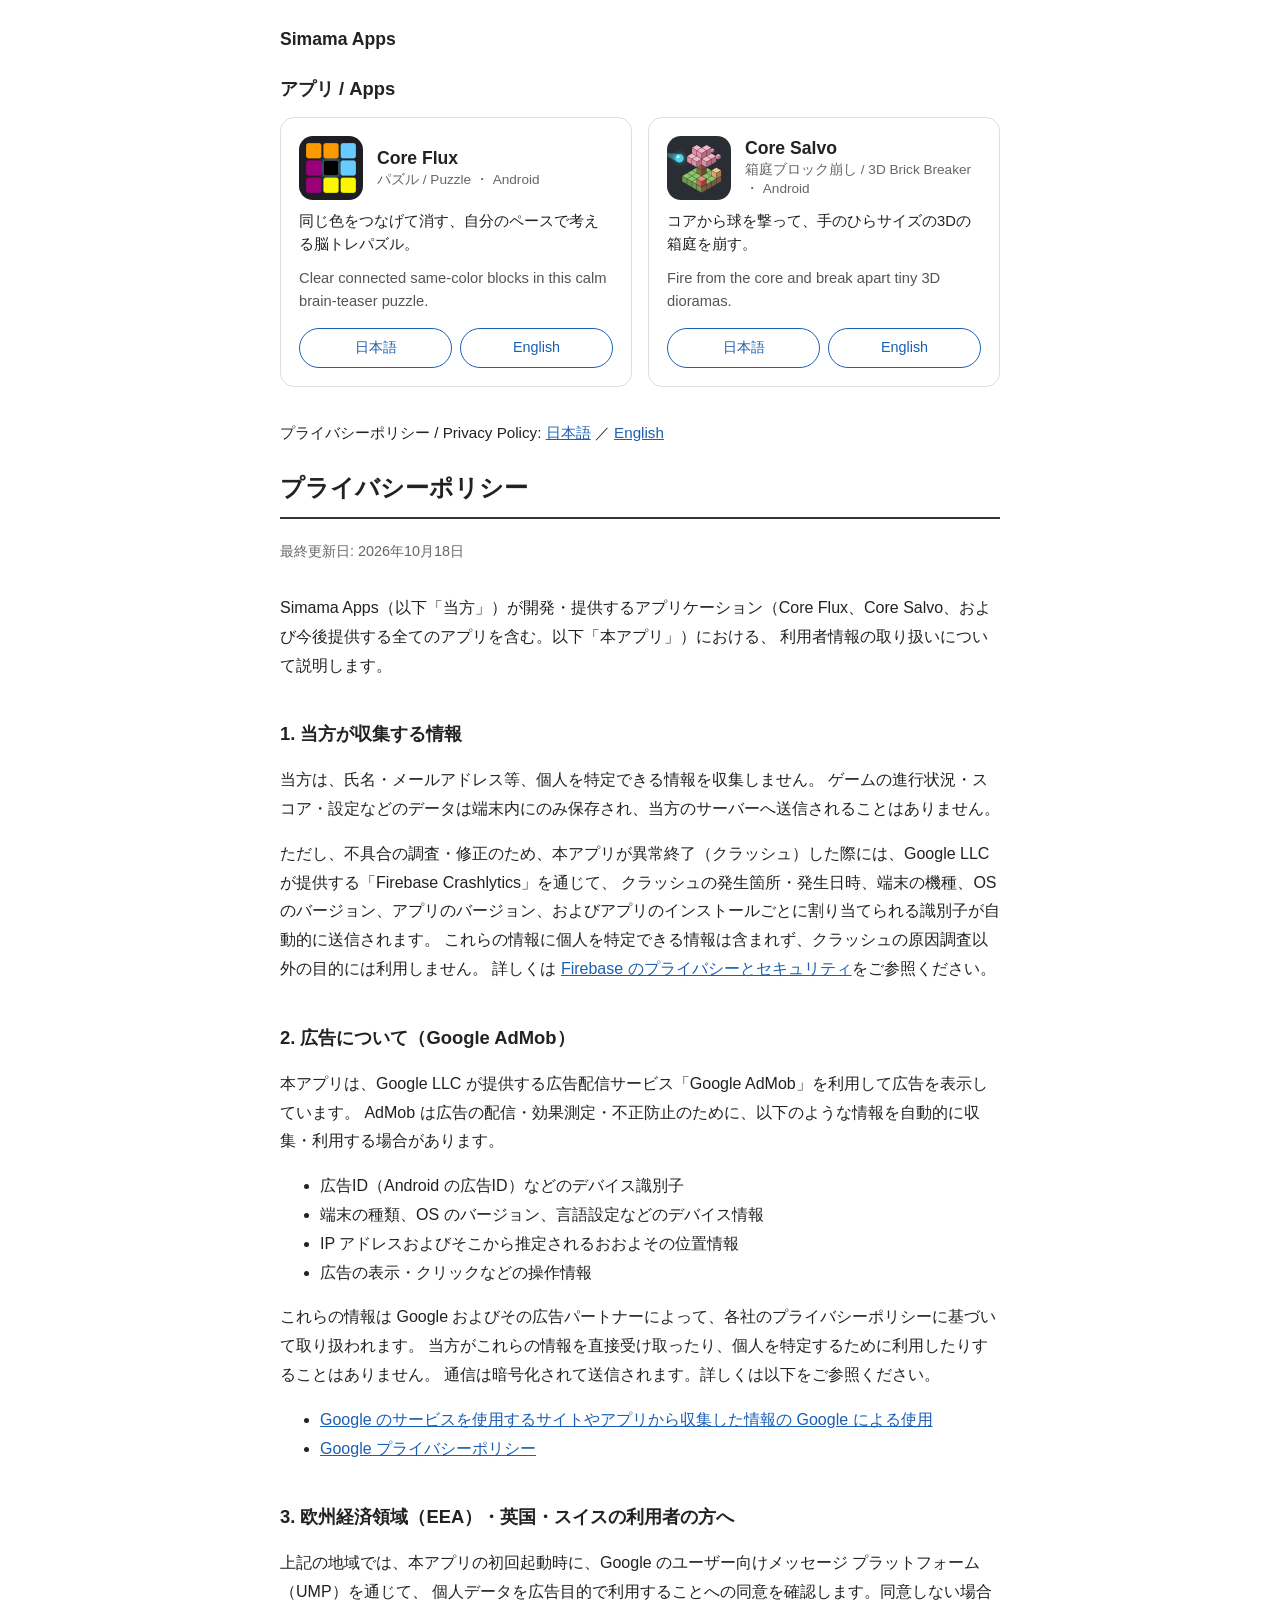
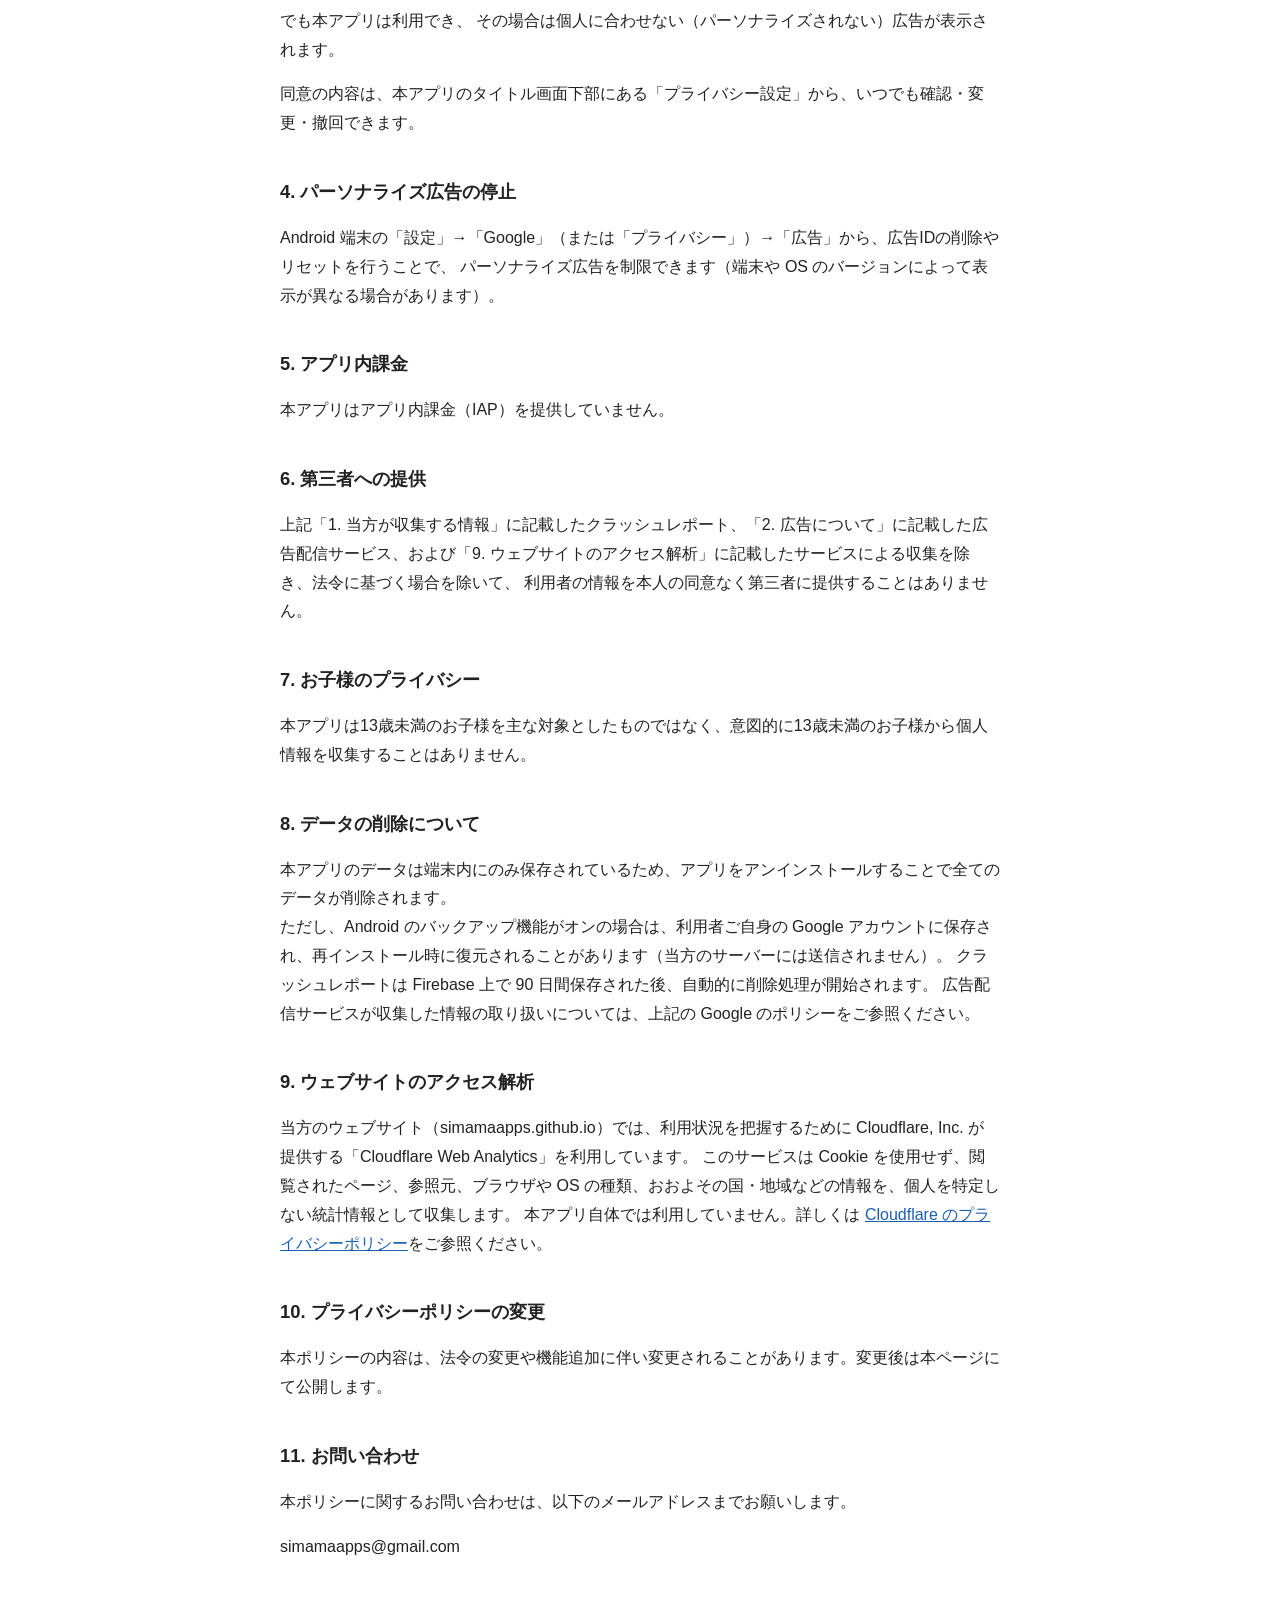
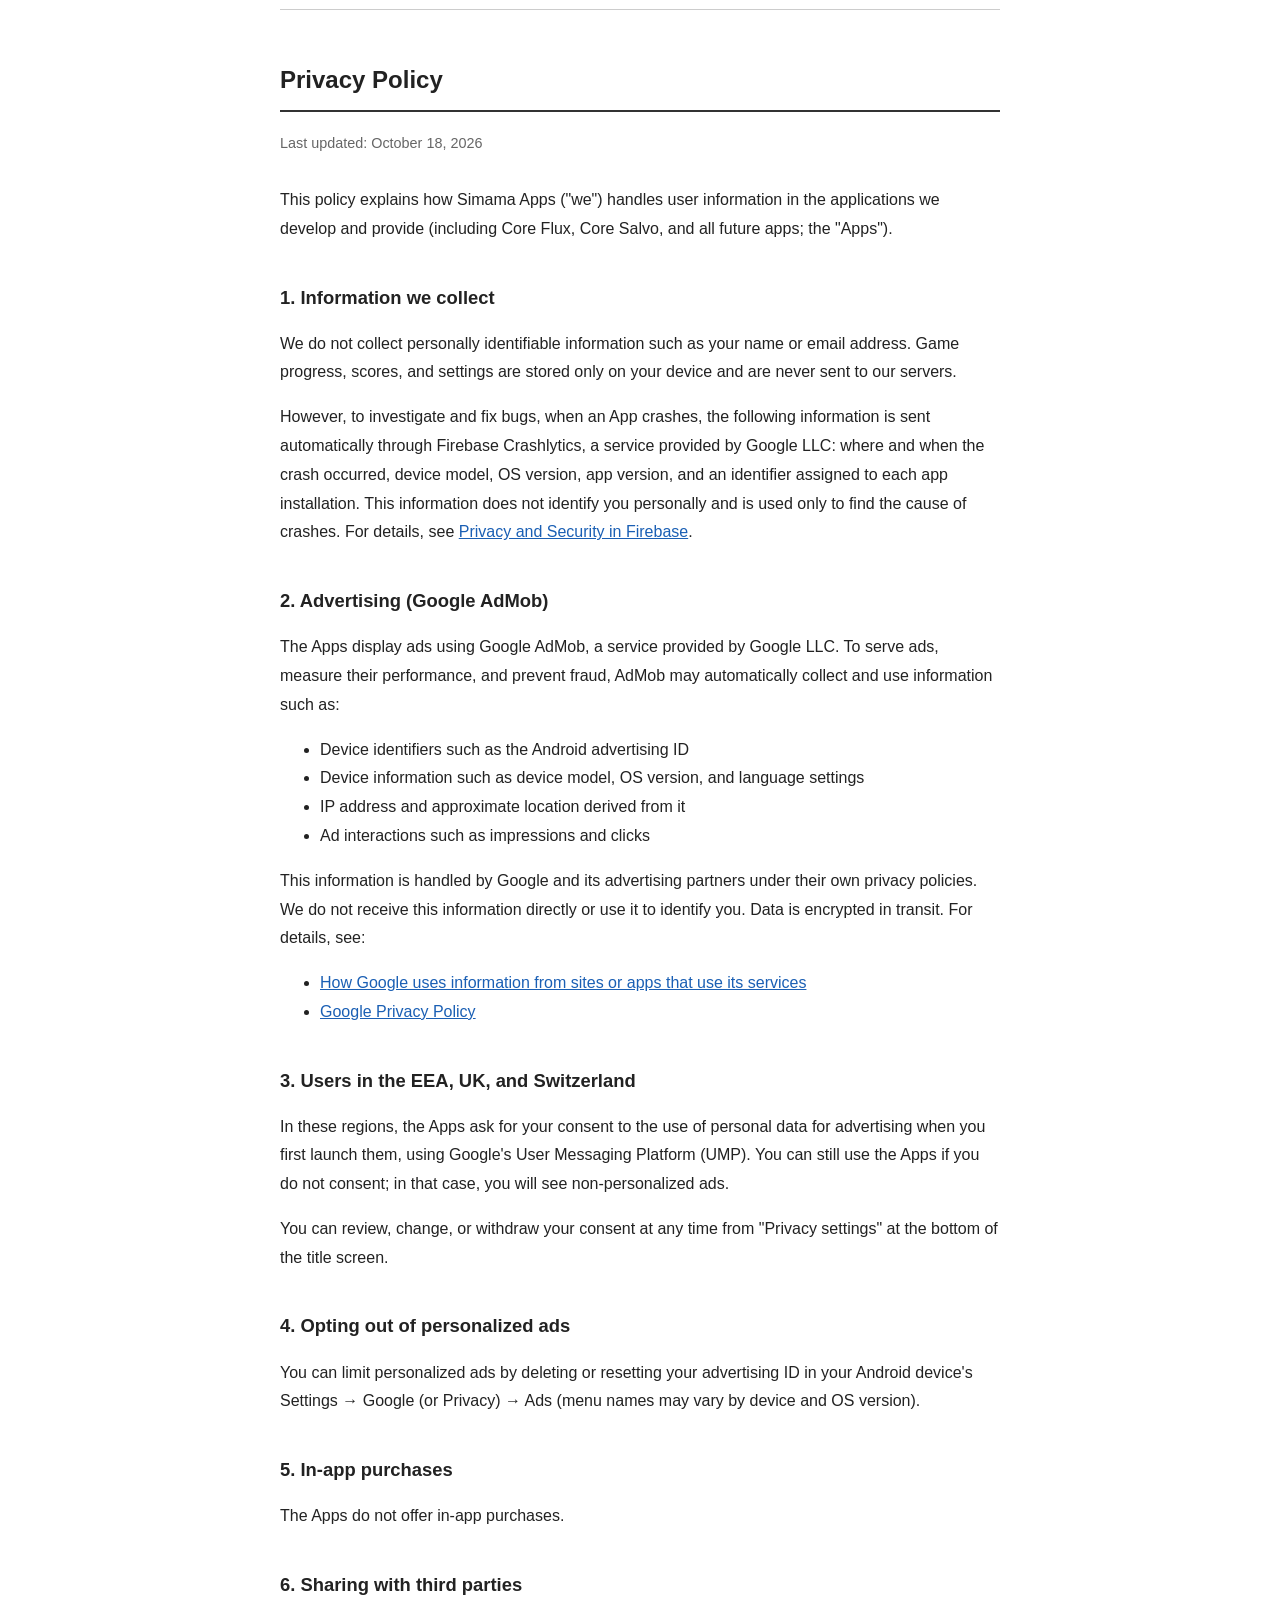
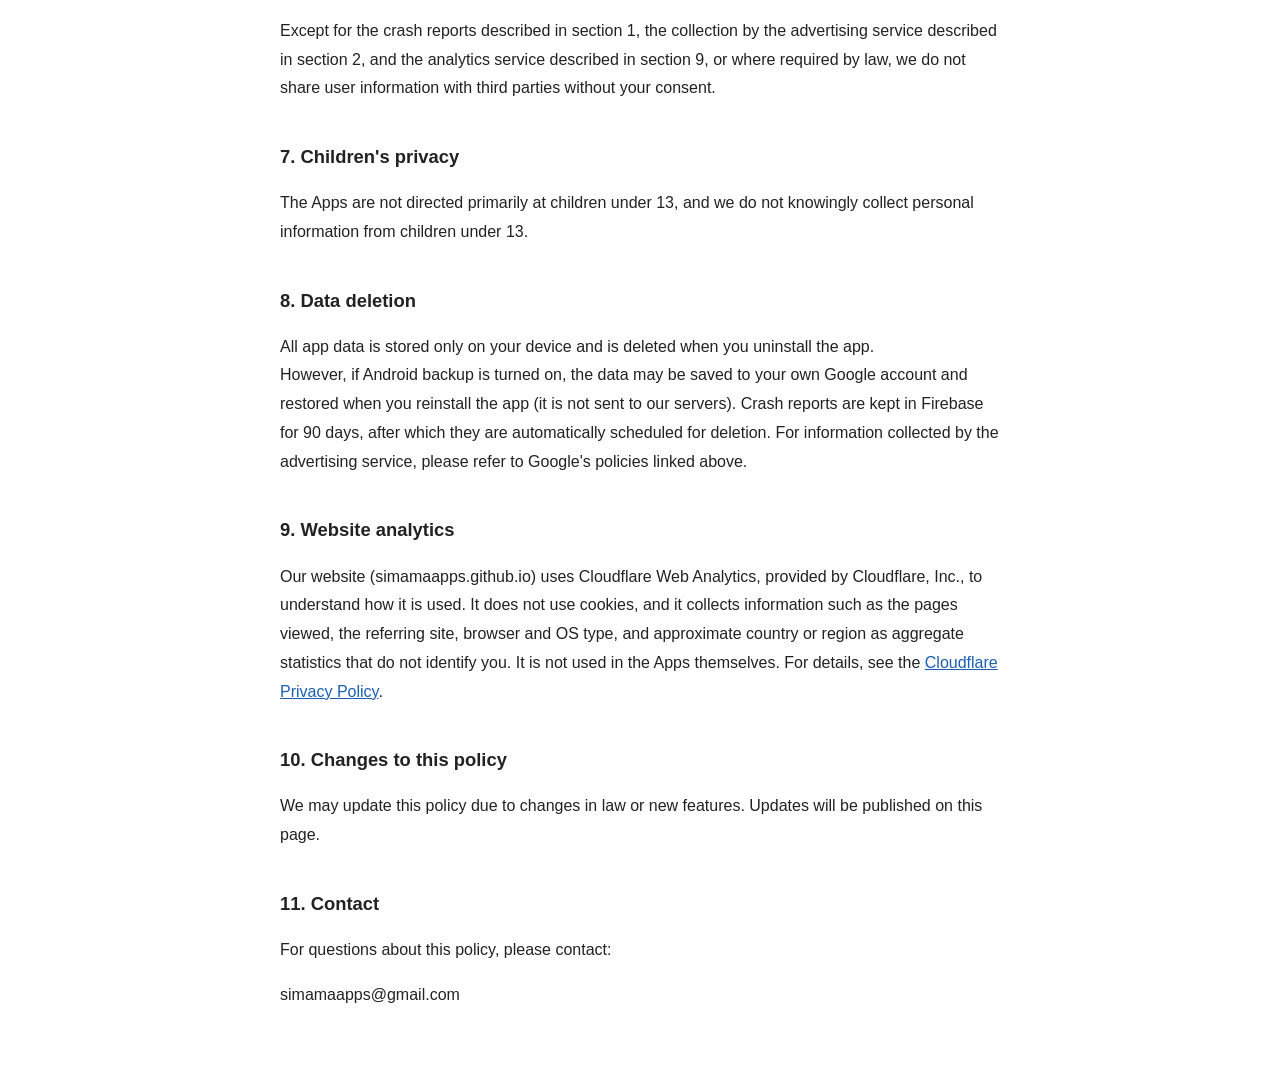
<file: index.html>
<!DOCTYPE html>
<html lang="ja">
<head>
<meta charset="UTF-8">
<meta name="viewport" content="width=device-width, initial-scale=1.0">
<title>プライバシーポリシー | Simama Apps</title>
<meta property="og:site_name" content="Simama Apps">
<link rel="icon" href="/favicon.ico" sizes="48x48">
<link rel="icon" type="image/png" href="/favicon-192.png" sizes="192x192">
<link rel="apple-touch-icon" href="/apple-touch-icon.png">
<script type="application/ld+json">
{
  "@context": "https://schema.org",
  "@type": "WebSite",
  "name": "Simama Apps",
  "alternateName": "SimamaApps",
  "url": "https://simamaapps.github.io/"
}
</script>
<style>
  body { font-family: -apple-system, BlinkMacSystemFont, "Hiragino Sans", "Yu Gothic", sans-serif; line-height: 1.8; max-width: 720px; margin: 0 auto; padding: 24px 20px 60px; color: #222; }
  h1 { font-size: 1.5rem; border-bottom: 2px solid #333; padding-bottom: 8px; }
  h2 { font-size: 1.15rem; margin-top: 2em; }
  .updated { color: #666; font-size: 0.9rem; margin-bottom: 2em; }
  .lang-nav { font-size: 0.95rem; }
  hr { margin: 3em 0; border: none; border-top: 1px solid #ccc; }
  a { color: #1a5fb4; }
  /* アプリの紹介（2026-11-17、アプリが2つになったので） */
  .site-title { font-size: 1.1rem; font-weight: 700; margin: 0 0 16px; }
  .apps-head { font-size: 1.15rem; margin: 0 0 12px; border: none; padding: 0; }
  .apps { display: grid; grid-template-columns: repeat(2, minmax(0, 1fr)); gap: 16px; margin-bottom: 2em; }
  .app-card { border: 1px solid #ddd; border-radius: 14px; padding: 18px; display: flex; flex-direction: column; gap: 10px; }
  .app-top { display: flex; align-items: center; gap: 14px; }
  .app-top img { width: 64px; height: 64px; border-radius: 14px; flex: none; }
  .app-name { font-size: 1.1rem; font-weight: 700; margin: 0; line-height: 1.3; }
  .app-kind { color: #666; font-size: 0.85rem; margin: 0; line-height: 1.4; }
  .app-desc { margin: 0; font-size: 0.92rem; line-height: 1.6; }
  .app-desc[lang="en"] { color: #555; }
  .app-links { display: flex; gap: 8px; margin-top: auto; padding-top: 4px; }
  .app-links a { flex: 1; text-align: center; text-decoration: none; border: 1px solid #1a5fb4; border-radius: 999px; padding: 6px 10px; font-size: 0.9rem;
    transition: background-color 0.25s ease, color 0.25s ease; }
  .app-links a:hover, .app-links a:focus-visible { background: #1a5fb4; color: #fff; }
  @media (prefers-reduced-motion: reduce) { .app-links a { transition: none; } }
  @media (max-width: 560px) { .apps { grid-template-columns: minmax(0, 1fr); } }
</style>
</head>
<body>

<p class="site-title">Simama Apps</p>

<h2 class="apps-head">アプリ / Apps</h2>
<div class="apps">
  <div class="app-card">
    <div class="app-top">
      <img src="coreflux/img/icon.png" alt="" width="64" height="64">
      <div>
        <p class="app-name">Core Flux</p>
        <p class="app-kind">パズル / Puzzle ・ Android</p>
      </div>
    </div>
    <p class="app-desc" lang="ja">同じ色をつなげて消す、自分のペースで考える脳トレパズル。</p>
    <p class="app-desc" lang="en">Clear connected same-color blocks in this calm brain-teaser puzzle.</p>
    <div class="app-links">
      <a href="coreflux/jp/" hreflang="ja">日本語</a>
      <a href="coreflux/en/" hreflang="en">English</a>
    </div>
  </div>
  <div class="app-card">
    <div class="app-top">
      <img src="coresalvo/img/icon.png" alt="" width="64" height="64">
      <div>
        <p class="app-name">Core Salvo</p>
        <p class="app-kind">箱庭ブロック崩し / 3D Brick Breaker ・ Android</p>
      </div>
    </div>
    <p class="app-desc" lang="ja">コアから球を撃って、手のひらサイズの3Dの箱庭を崩す。</p>
    <p class="app-desc" lang="en">Fire from the core and break apart tiny 3D dioramas.</p>
    <div class="app-links">
      <a href="coresalvo/jp/" hreflang="ja">日本語</a>
      <a href="coresalvo/en/" hreflang="en">English</a>
    </div>
  </div>
</div>

<p class="lang-nav">プライバシーポリシー / Privacy Policy: <a href="#ja">日本語</a> ／ <a href="#en">English</a></p>

<section id="ja" lang="ja">
<h1>プライバシーポリシー</h1>
<p class="updated">最終更新日: 2026年10月18日</p>

<p>
Simama Apps（以下「当方」）が開発・提供するアプリケーション（Core Flux、Core Salvo、および今後提供する全てのアプリを含む。以下「本アプリ」）における、
利用者情報の取り扱いについて説明します。
</p>

<h2>1. 当方が収集する情報</h2>
<p>
当方は、氏名・メールアドレス等、個人を特定できる情報を収集しません。
ゲームの進行状況・スコア・設定などのデータは端末内にのみ保存され、当方のサーバーへ送信されることはありません。
</p>
<p>
ただし、不具合の調査・修正のため、本アプリが異常終了（クラッシュ）した際には、Google LLC が提供する「Firebase Crashlytics」を通じて、
クラッシュの発生箇所・発生日時、端末の機種、OS のバージョン、アプリのバージョン、およびアプリのインストールごとに割り当てられる識別子が自動的に送信されます。
これらの情報に個人を特定できる情報は含まれず、クラッシュの原因調査以外の目的には利用しません。
詳しくは <a href="https://firebase.google.com/support/privacy" target="_blank" rel="noopener">Firebase のプライバシーとセキュリティ</a>をご参照ください。
</p>

<h2>2. 広告について（Google AdMob）</h2>
<p>
本アプリは、Google LLC が提供する広告配信サービス「Google AdMob」を利用して広告を表示しています。
AdMob は広告の配信・効果測定・不正防止のために、以下のような情報を自動的に収集・利用する場合があります。
</p>
<ul>
  <li>広告ID（Android の広告ID）などのデバイス識別子</li>
  <li>端末の種類、OS のバージョン、言語設定などのデバイス情報</li>
  <li>IP アドレスおよびそこから推定されるおおよその位置情報</li>
  <li>広告の表示・クリックなどの操作情報</li>
</ul>
<p>
これらの情報は Google およびその広告パートナーによって、各社のプライバシーポリシーに基づいて取り扱われます。
当方がこれらの情報を直接受け取ったり、個人を特定するために利用したりすることはありません。
通信は暗号化されて送信されます。詳しくは以下をご参照ください。
</p>
<ul>
  <li><a href="https://policies.google.com/technologies/partner-sites" target="_blank" rel="noopener">Google のサービスを使用するサイトやアプリから収集した情報の Google による使用</a></li>
  <li><a href="https://policies.google.com/privacy" target="_blank" rel="noopener">Google プライバシーポリシー</a></li>
</ul>

<h2>3. 欧州経済領域（EEA）・英国・スイスの利用者の方へ</h2>
<p>
上記の地域では、本アプリの初回起動時に、Google のユーザー向けメッセージ プラットフォーム（UMP）を通じて、
個人データを広告目的で利用することへの同意を確認します。同意しない場合でも本アプリは利用でき、
その場合は個人に合わせない（パーソナライズされない）広告が表示されます。
</p>
<p>
同意の内容は、本アプリのタイトル画面下部にある「プライバシー設定」から、いつでも確認・変更・撤回できます。
</p>

<h2>4. パーソナライズ広告の停止</h2>
<p>
Android 端末の「設定」→「Google」（または「プライバシー」）→「広告」から、広告IDの削除やリセットを行うことで、
パーソナライズ広告を制限できます（端末や OS のバージョンによって表示が異なる場合があります）。
</p>

<h2>5. アプリ内課金</h2>
<p>本アプリはアプリ内課金（IAP）を提供していません。</p>

<h2>6. 第三者への提供</h2>
<p>
上記「1. 当方が収集する情報」に記載したクラッシュレポート、「2. 広告について」に記載した広告配信サービス、および「9. ウェブサイトのアクセス解析」に記載したサービスによる収集を除き、法令に基づく場合を除いて、
利用者の情報を本人の同意なく第三者に提供することはありません。
</p>

<h2>7. お子様のプライバシー</h2>
<p>
本アプリは13歳未満のお子様を主な対象としたものではなく、意図的に13歳未満のお子様から個人情報を収集することはありません。
</p>

<h2>8. データの削除について</h2>
<p>
本アプリのデータは端末内にのみ保存されているため、アプリをアンインストールすることで全てのデータが削除されます。
<br>ただし、Android のバックアップ機能がオンの場合は、利用者ご自身の Google アカウントに保存され、再インストール時に復元されることがあります（当方のサーバーには送信されません）。
クラッシュレポートは Firebase 上で 90 日間保存された後、自動的に削除処理が開始されます。
広告配信サービスが収集した情報の取り扱いについては、上記の Google のポリシーをご参照ください。
</p>

<h2>9. ウェブサイトのアクセス解析</h2>
<p>
当方のウェブサイト（simamaapps.github.io）では、利用状況を把握するために Cloudflare, Inc. が提供する「Cloudflare Web Analytics」を利用しています。
このサービスは Cookie を使用せず、閲覧されたページ、参照元、ブラウザや OS の種類、おおよその国・地域などの情報を、個人を特定しない統計情報として収集します。
本アプリ自体では利用していません。詳しくは <a href="https://www.cloudflare.com/privacypolicy/" target="_blank" rel="noopener">Cloudflare のプライバシーポリシー</a>をご参照ください。
</p>

<h2>10. プライバシーポリシーの変更</h2>
<p>本ポリシーの内容は、法令の変更や機能追加に伴い変更されることがあります。変更後は本ページにて公開します。</p>

<h2>11. お問い合わせ</h2>
<p>本ポリシーに関するお問い合わせは、以下のメールアドレスまでお願いします。</p>
<p>simamaapps@gmail.com</p>
</section>

<hr>

<section id="en" lang="en">
<h1>Privacy Policy</h1>
<p class="updated">Last updated: October 18, 2026</p>

<p>
This policy explains how Simama Apps ("we") handles user information in the applications we develop and provide
(including Core Flux, Core Salvo, and all future apps; the "Apps").
</p>

<h2>1. Information we collect</h2>
<p>
We do not collect personally identifiable information such as your name or email address.
Game progress, scores, and settings are stored only on your device and are never sent to our servers.
</p>
<p>
However, to investigate and fix bugs, when an App crashes, the following information is sent automatically through Firebase Crashlytics, a service provided by Google LLC:
where and when the crash occurred, device model, OS version, app version, and an identifier assigned to each app installation.
This information does not identify you personally and is used only to find the cause of crashes.
For details, see <a href="https://firebase.google.com/support/privacy" target="_blank" rel="noopener">Privacy and Security in Firebase</a>.
</p>

<h2>2. Advertising (Google AdMob)</h2>
<p>
The Apps display ads using Google AdMob, a service provided by Google LLC.
To serve ads, measure their performance, and prevent fraud, AdMob may automatically collect and use information such as:
</p>
<ul>
  <li>Device identifiers such as the Android advertising ID</li>
  <li>Device information such as device model, OS version, and language settings</li>
  <li>IP address and approximate location derived from it</li>
  <li>Ad interactions such as impressions and clicks</li>
</ul>
<p>
This information is handled by Google and its advertising partners under their own privacy policies.
We do not receive this information directly or use it to identify you. Data is encrypted in transit. For details, see:
</p>
<ul>
  <li><a href="https://policies.google.com/technologies/partner-sites" target="_blank" rel="noopener">How Google uses information from sites or apps that use its services</a></li>
  <li><a href="https://policies.google.com/privacy" target="_blank" rel="noopener">Google Privacy Policy</a></li>
</ul>

<h2>3. Users in the EEA, UK, and Switzerland</h2>
<p>
In these regions, the Apps ask for your consent to the use of personal data for advertising when you first launch them,
using Google's User Messaging Platform (UMP). You can still use the Apps if you do not consent;
in that case, you will see non-personalized ads.
</p>
<p>
You can review, change, or withdraw your consent at any time from "Privacy settings" at the bottom of the title screen.
</p>

<h2>4. Opting out of personalized ads</h2>
<p>
You can limit personalized ads by deleting or resetting your advertising ID in your Android device's
Settings &rarr; Google (or Privacy) &rarr; Ads (menu names may vary by device and OS version).
</p>

<h2>5. In-app purchases</h2>
<p>The Apps do not offer in-app purchases.</p>

<h2>6. Sharing with third parties</h2>
<p>
Except for the crash reports described in section 1, the collection by the advertising service described in section 2, and the analytics service described in section 9, or where required by law,
we do not share user information with third parties without your consent.
</p>

<h2>7. Children's privacy</h2>
<p>
The Apps are not directed primarily at children under 13, and we do not knowingly collect personal information from children under 13.
</p>

<h2>8. Data deletion</h2>
<p>
All app data is stored only on your device and is deleted when you uninstall the app.
<br>However, if Android backup is turned on, the data may be saved to your own Google account and restored when you reinstall the app (it is not sent to our servers).
Crash reports are kept in Firebase for 90 days, after which they are automatically scheduled for deletion.
For information collected by the advertising service, please refer to Google's policies linked above.
</p>

<h2>9. Website analytics</h2>
<p>
Our website (simamaapps.github.io) uses Cloudflare Web Analytics, provided by Cloudflare, Inc., to understand how it is used.
It does not use cookies, and it collects information such as the pages viewed, the referring site, browser and OS type, and approximate country or region as aggregate statistics that do not identify you.
It is not used in the Apps themselves. For details, see the <a href="https://www.cloudflare.com/privacypolicy/" target="_blank" rel="noopener">Cloudflare Privacy Policy</a>.
</p>

<h2>10. Changes to this policy</h2>
<p>We may update this policy due to changes in law or new features. Updates will be published on this page.</p>

<h2>11. Contact</h2>
<p>For questions about this policy, please contact:</p>
<p>simamaapps@gmail.com</p>
</section>

<!-- Cloudflare Web Analytics --><script type='module' src='https://static.cloudflareinsights.com/beacon.min.js' data-cf-beacon='{"token": "02e5aab1bbf64302afbf8366664e365f"}'></script><!-- End Cloudflare Web Analytics -->
</body>
</html>
</file>
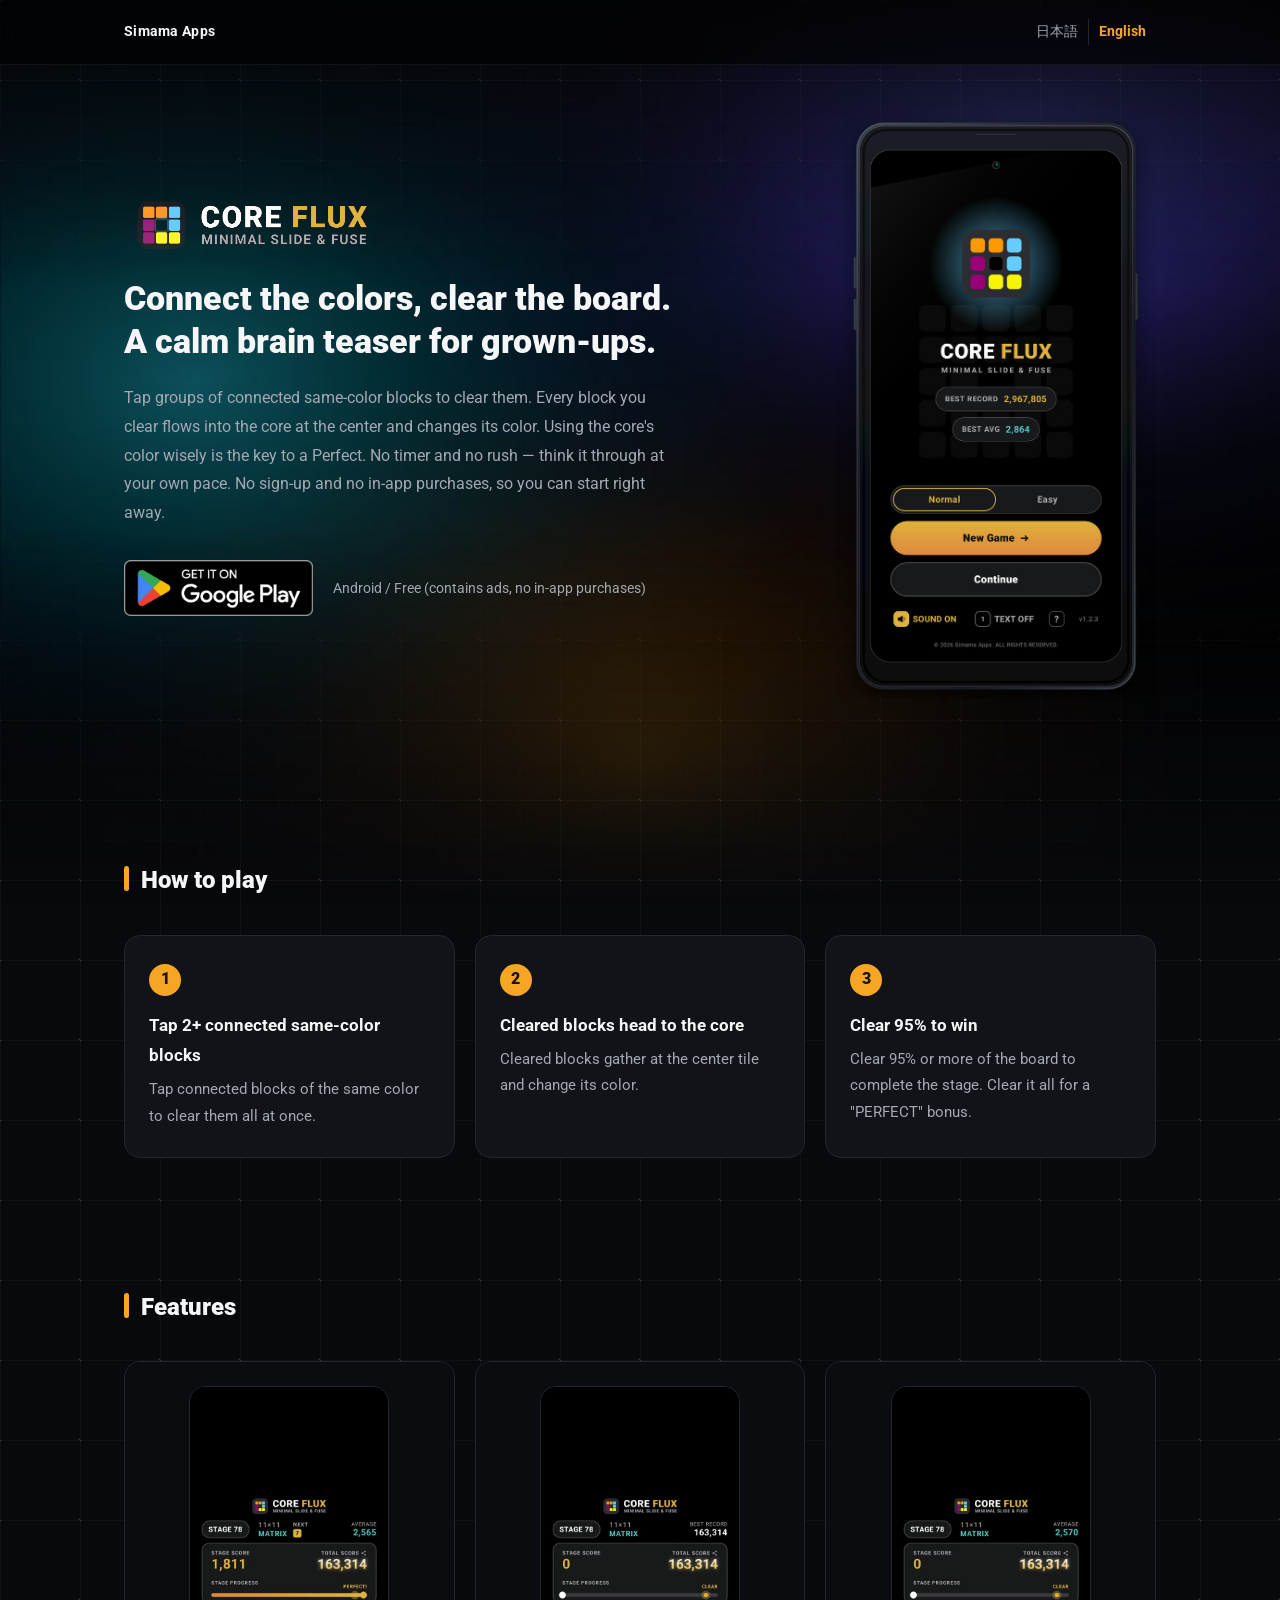
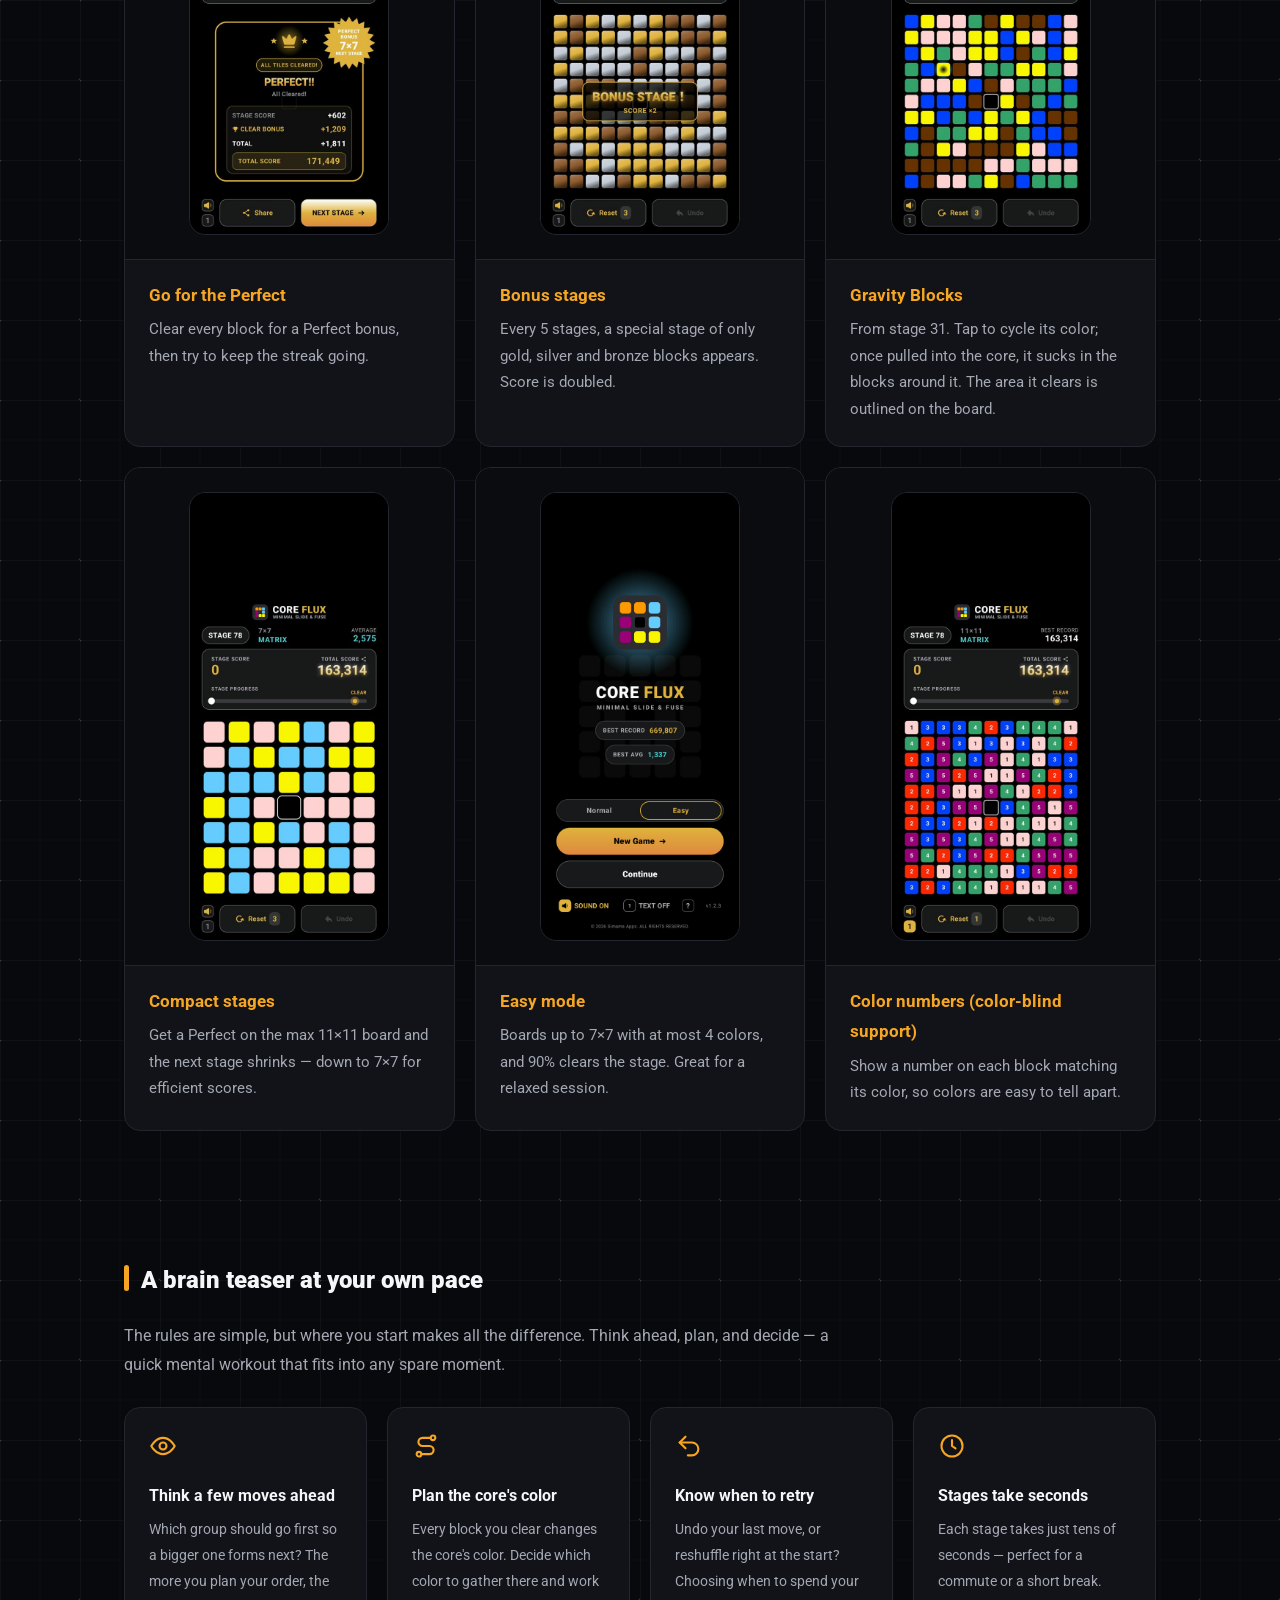
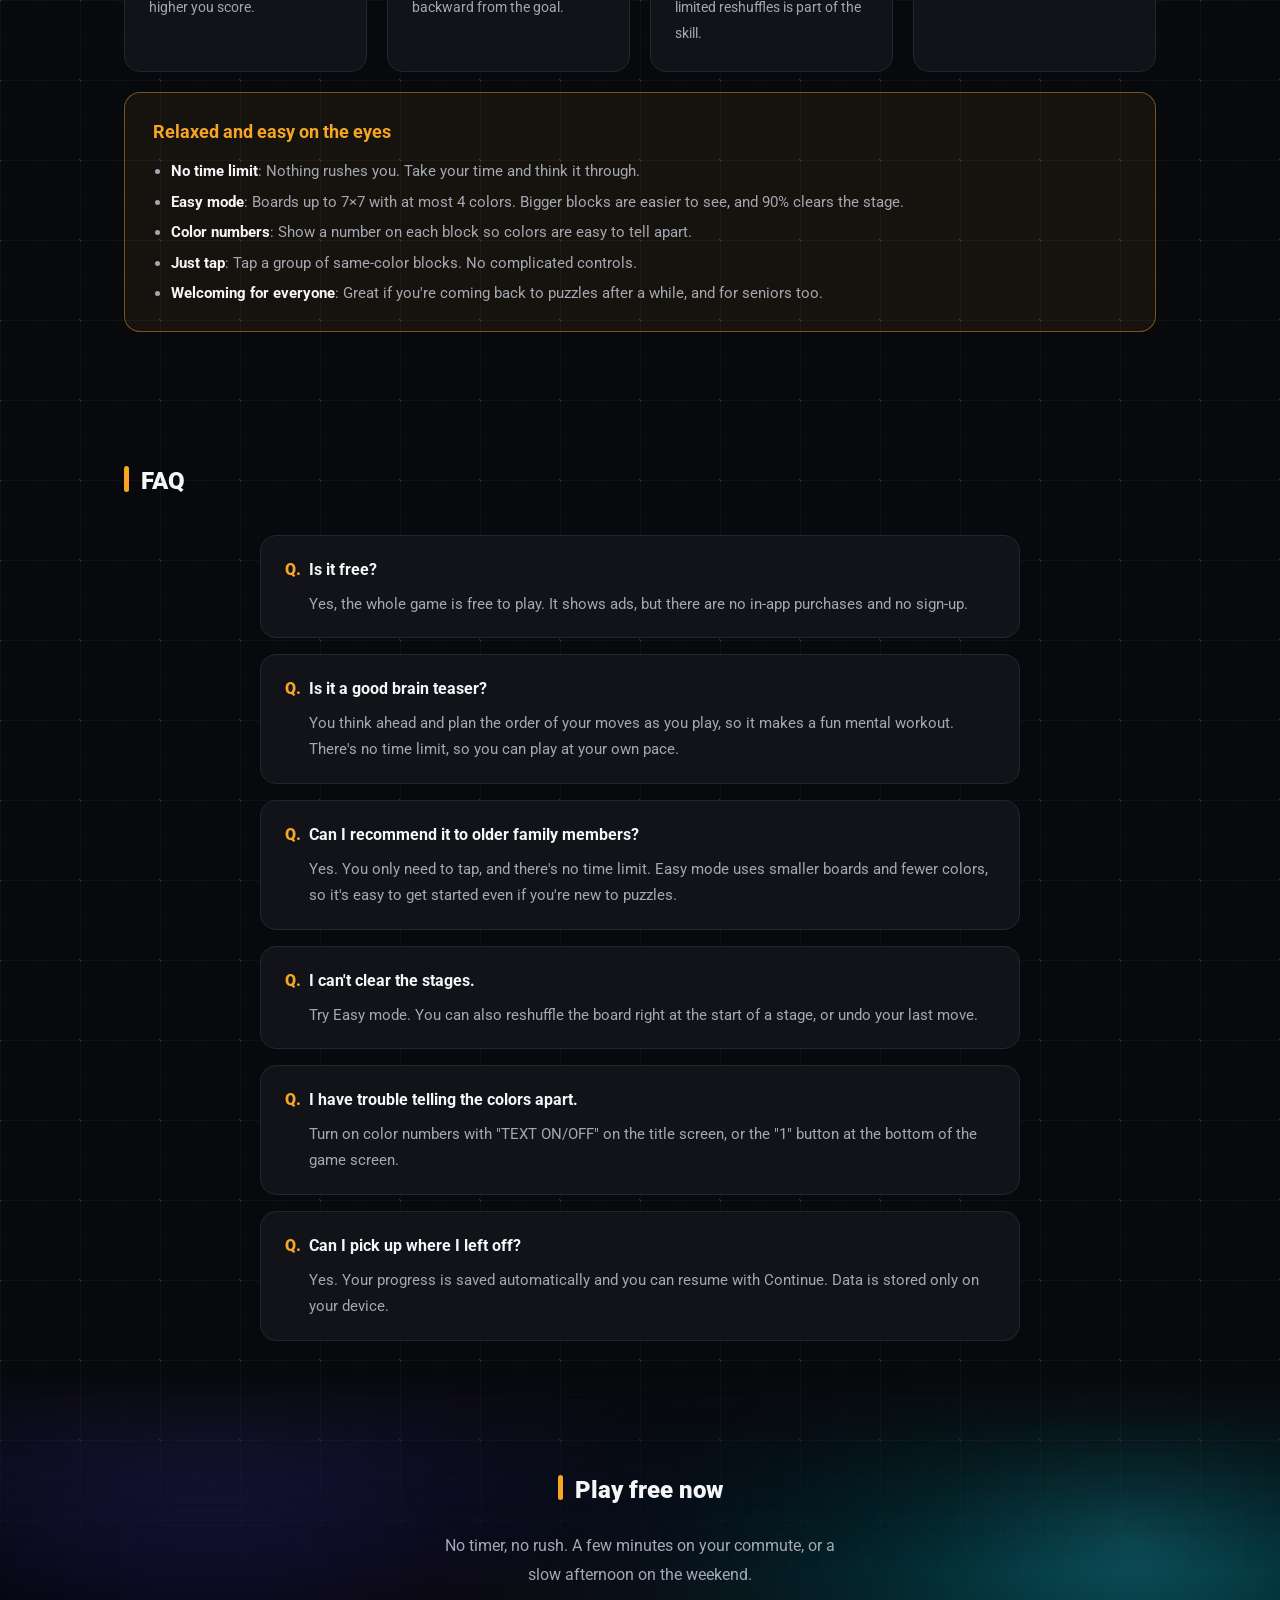
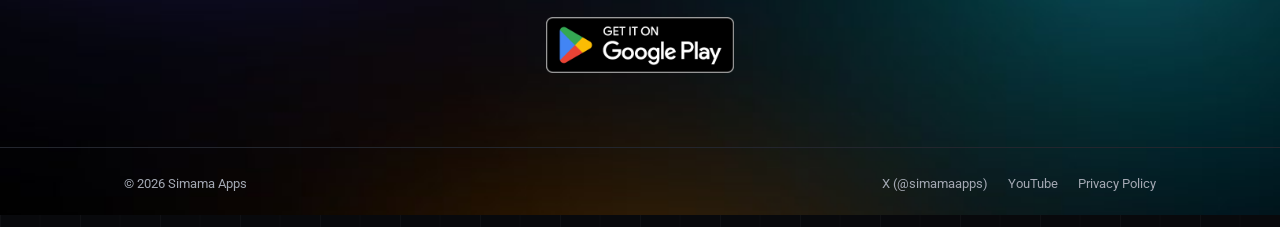
<file: coreflux/index.html>
<!DOCTYPE html>
<html lang="en">
<head>
<meta charset="UTF-8">
<meta name="viewport" content="width=device-width, initial-scale=1.0">
<title>Core Flux - Simama Apps</title>
<meta name="description" content="Core Flux, a minimal color-matching puzzle game for Android. Choose your language.">
<link rel="alternate" hreflang="ja" href="https://simamaapps.github.io/coreflux/jp/">
<link rel="alternate" hreflang="en" href="https://simamaapps.github.io/coreflux/en/">
<link rel="alternate" hreflang="x-default" href="https://simamaapps.github.io/coreflux/">
<link rel="icon" type="image/png" href="img/icon.png">
<link rel="stylesheet" href="css/style.css">
<script>
  (function () {
    var langs = navigator.languages || [navigator.language || ""];
    var ja = String(langs[0] || "").toLowerCase().indexOf("ja") === 0;
    location.replace(ja ? "jp/" : "en/");
  })();
</script>
</head>
<body>
<main class="wrap" style="padding: 80px 20px; text-align: center;">
  <img src="img/icon.png" alt="Core Flux" width="96" height="96" style="margin: 0 auto 24px; border-radius: 20px;">
  <p><a href="jp/" hreflang="ja">日本語</a> ／ <a href="en/" hreflang="en">English</a></p>
</main>
<!-- Cloudflare Web Analytics --><script type='module' src='https://static.cloudflareinsights.com/beacon.min.js' data-cf-beacon='{"token": "02e5aab1bbf64302afbf8366664e365f"}'></script><!-- End Cloudflare Web Analytics -->
</body>
</html>
</file>
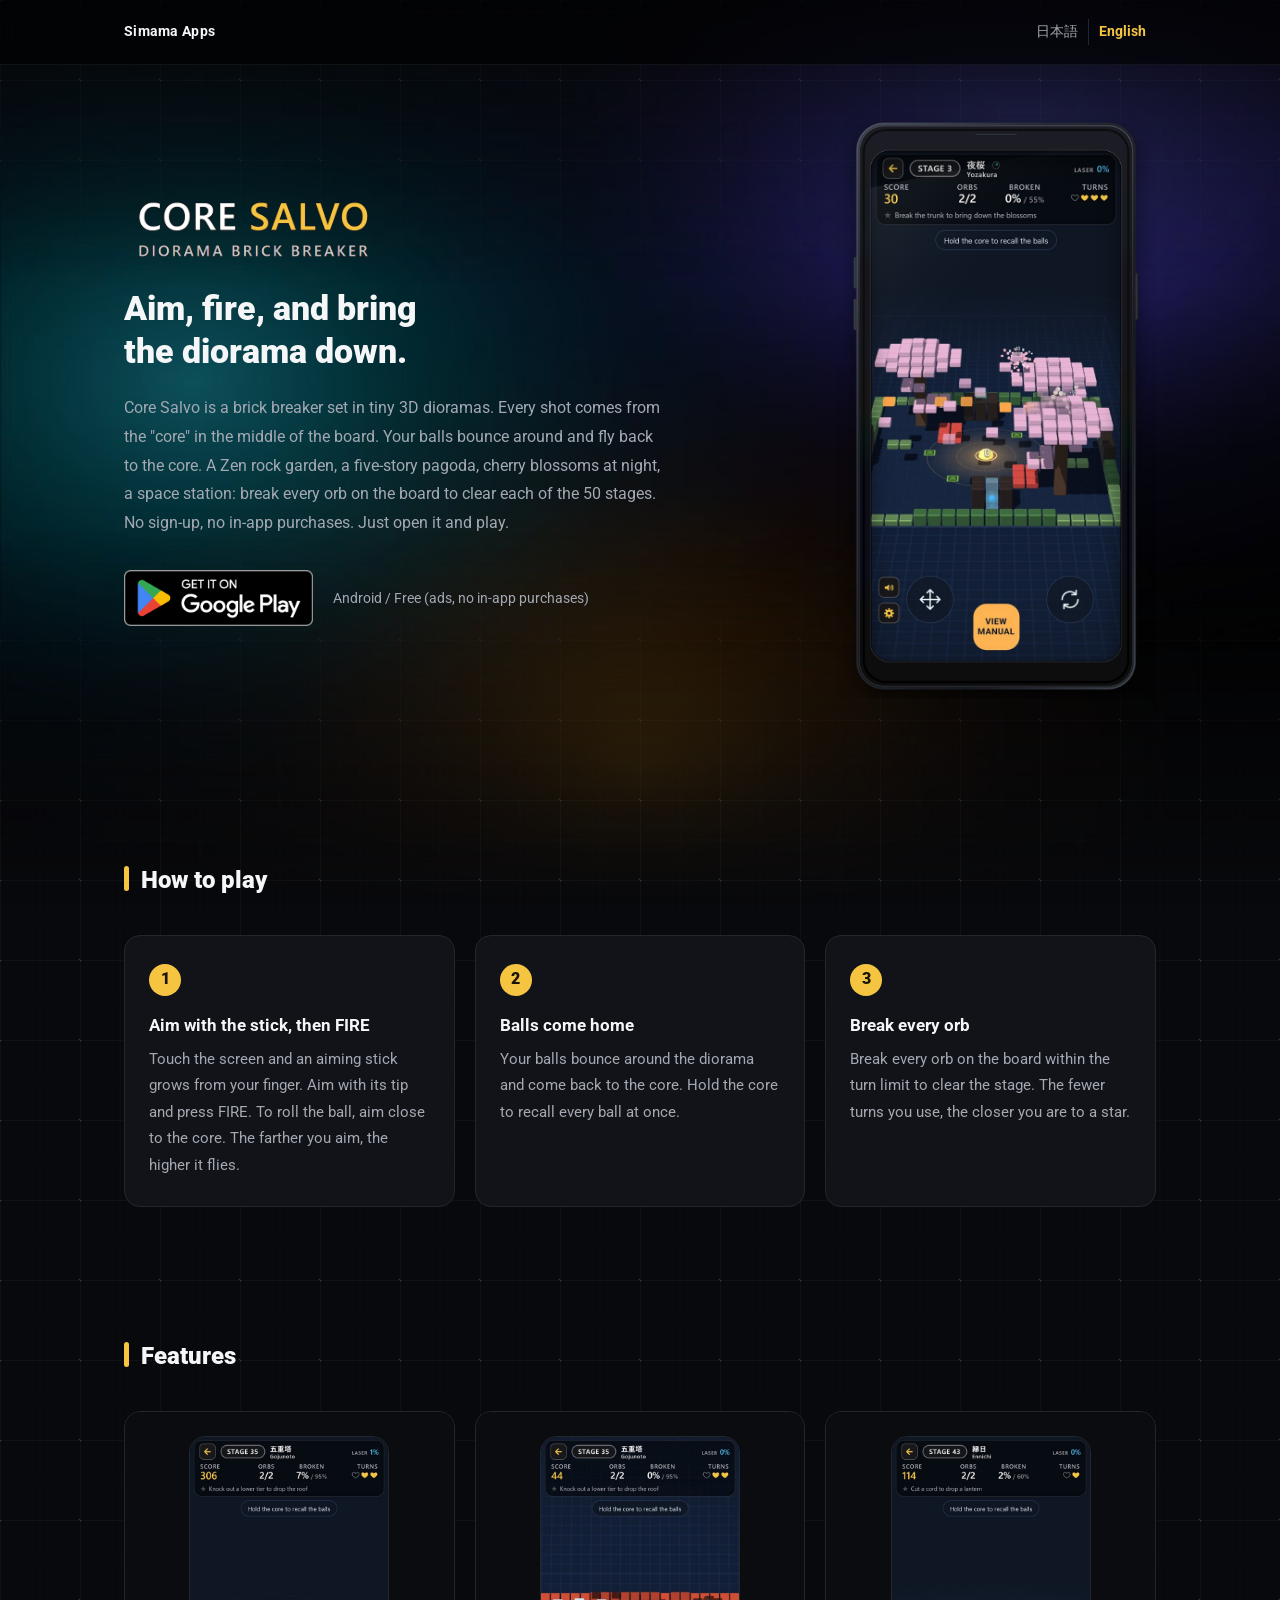
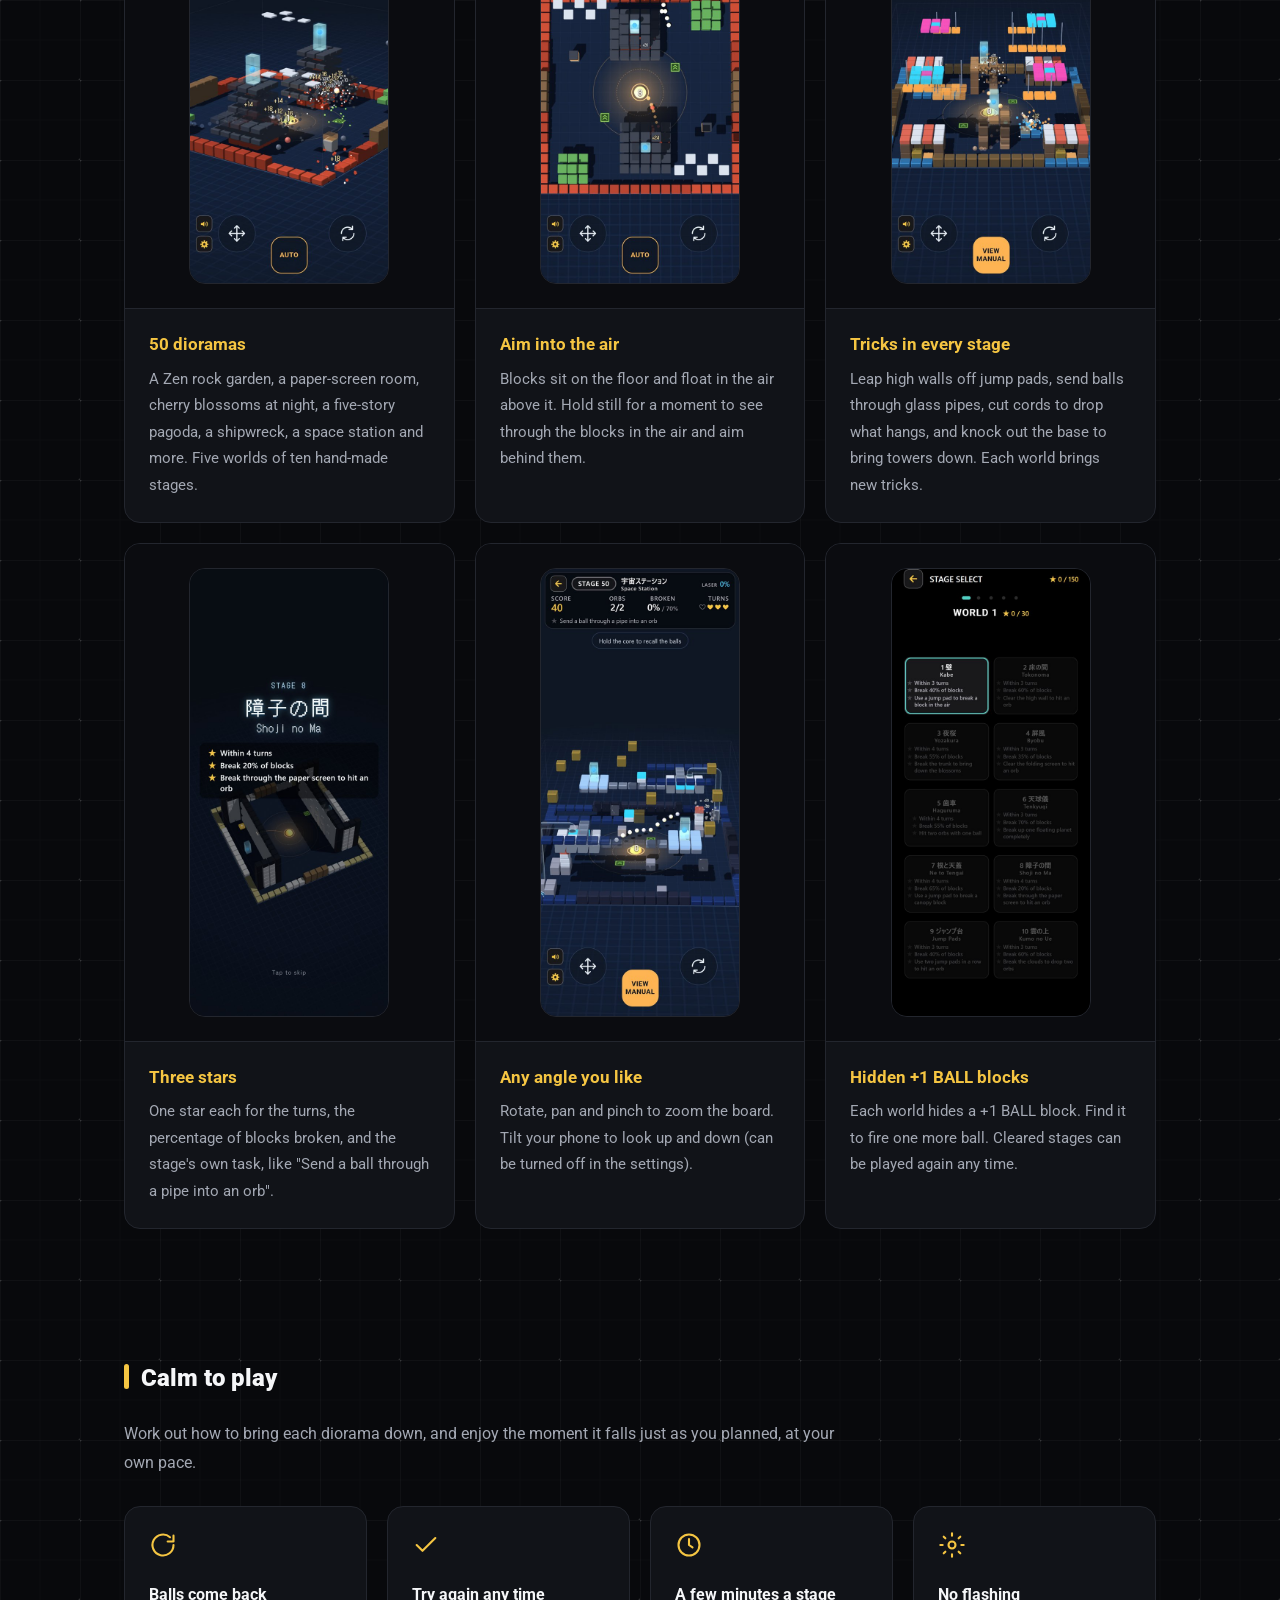
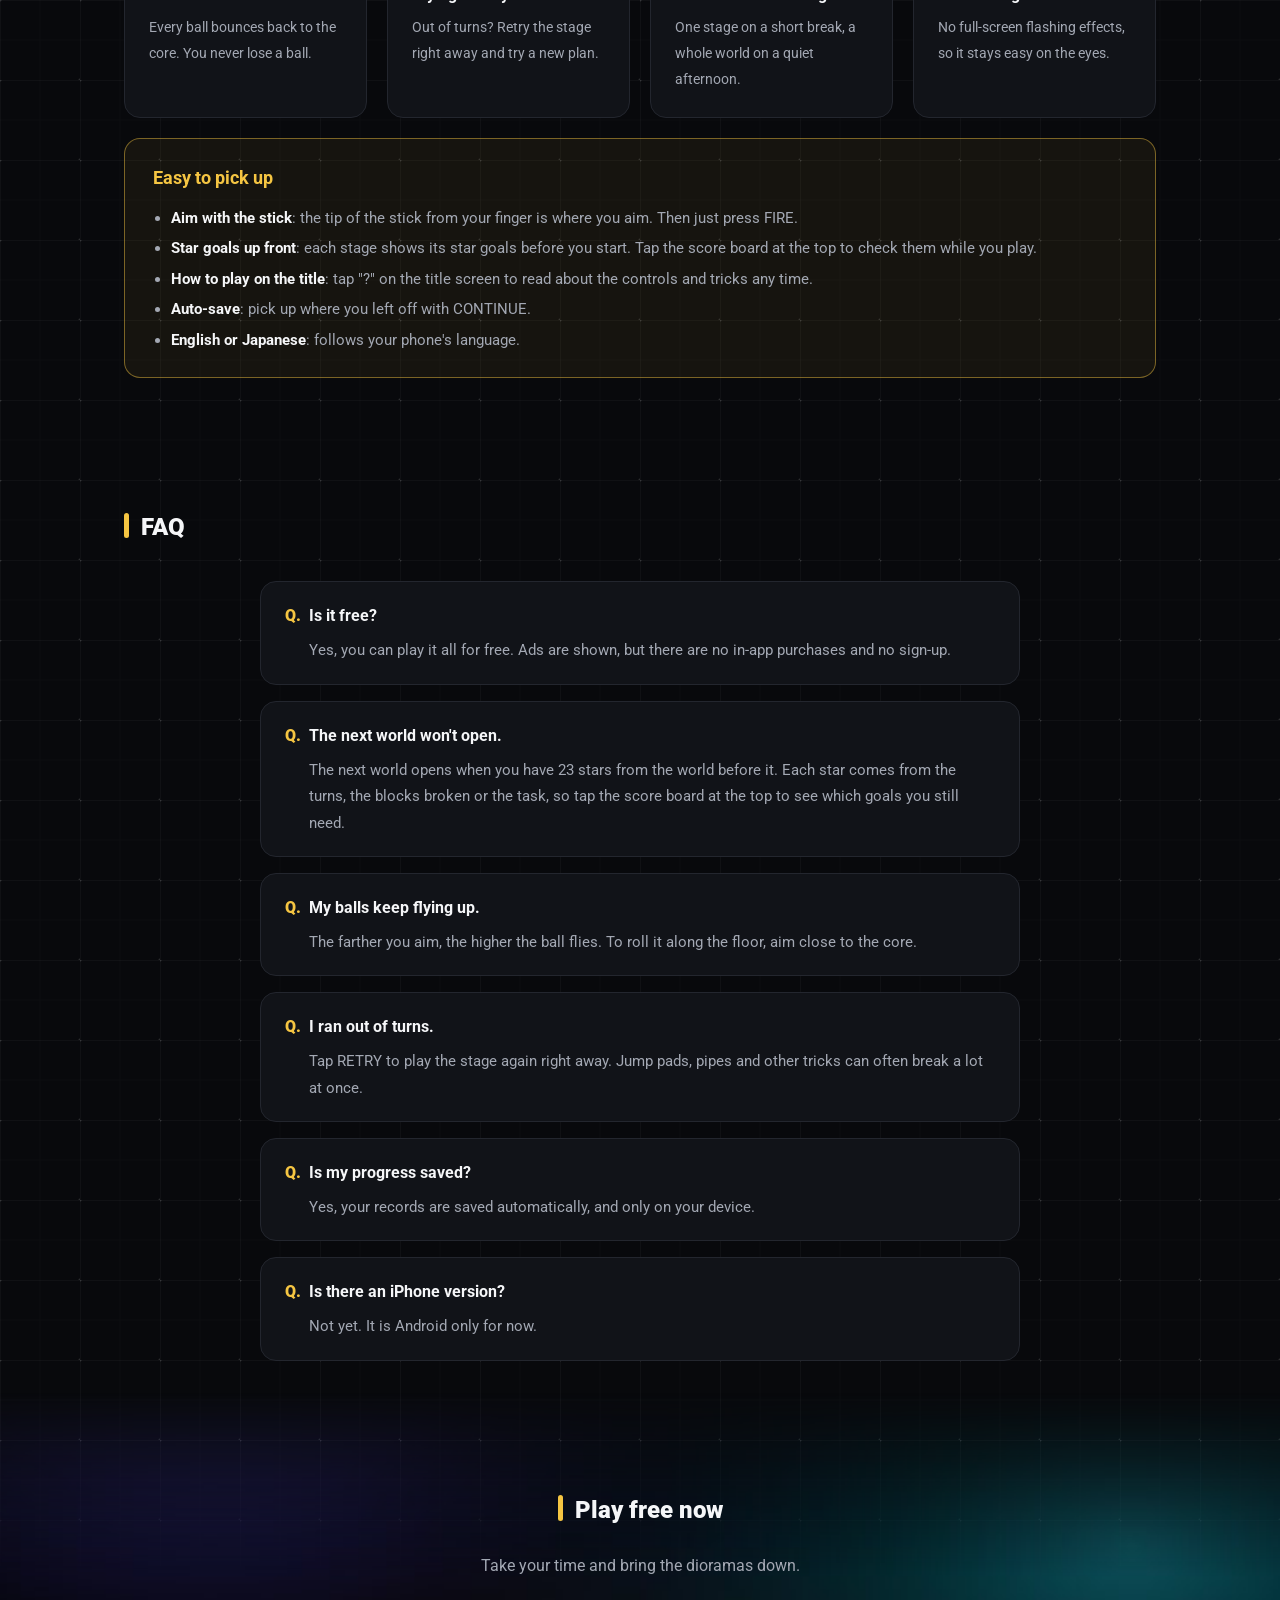
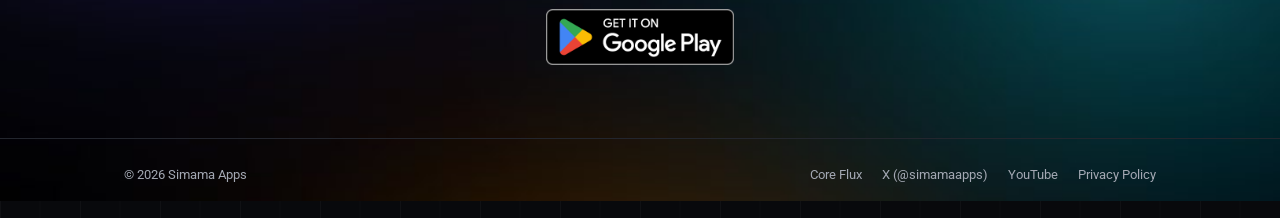
<file: coresalvo/index.html>
<!DOCTYPE html>
<html lang="en">
<head>
<meta charset="UTF-8">
<meta name="viewport" content="width=device-width, initial-scale=1.0">
<title>Core Salvo - Simama Apps</title>
<meta name="description" content="Core Salvo, a 3D diorama brick breaker for Android. Choose your language.">
<link rel="alternate" hreflang="ja" href="https://simamaapps.github.io/coresalvo/jp/">
<link rel="alternate" hreflang="en" href="https://simamaapps.github.io/coresalvo/en/">
<link rel="alternate" hreflang="x-default" href="https://simamaapps.github.io/coresalvo/">
<link rel="icon" type="image/png" href="img/icon.png">
<link rel="stylesheet" href="css/style.css">
<script>
  (function () {
    var langs = navigator.languages || [navigator.language || ""];
    var ja = String(langs[0] || "").toLowerCase().indexOf("ja") === 0;
    location.replace(ja ? "jp/" : "en/");
  })();
</script>
</head>
<body>
<main class="wrap" style="padding: 80px 20px; text-align: center;">
  <img src="img/icon.png" alt="Core Salvo" width="96" height="96" style="margin: 0 auto 24px; border-radius: 20px;">
  <p><a href="jp/" hreflang="ja">日本語</a> ／ <a href="en/" hreflang="en">English</a></p>
</main>
<!-- Cloudflare Web Analytics --><script type='module' src='https://static.cloudflareinsights.com/beacon.min.js' data-cf-beacon='{"token": "02e5aab1bbf64302afbf8366664e365f"}'></script><!-- End Cloudflare Web Analytics -->
</body>
</html>
</file>
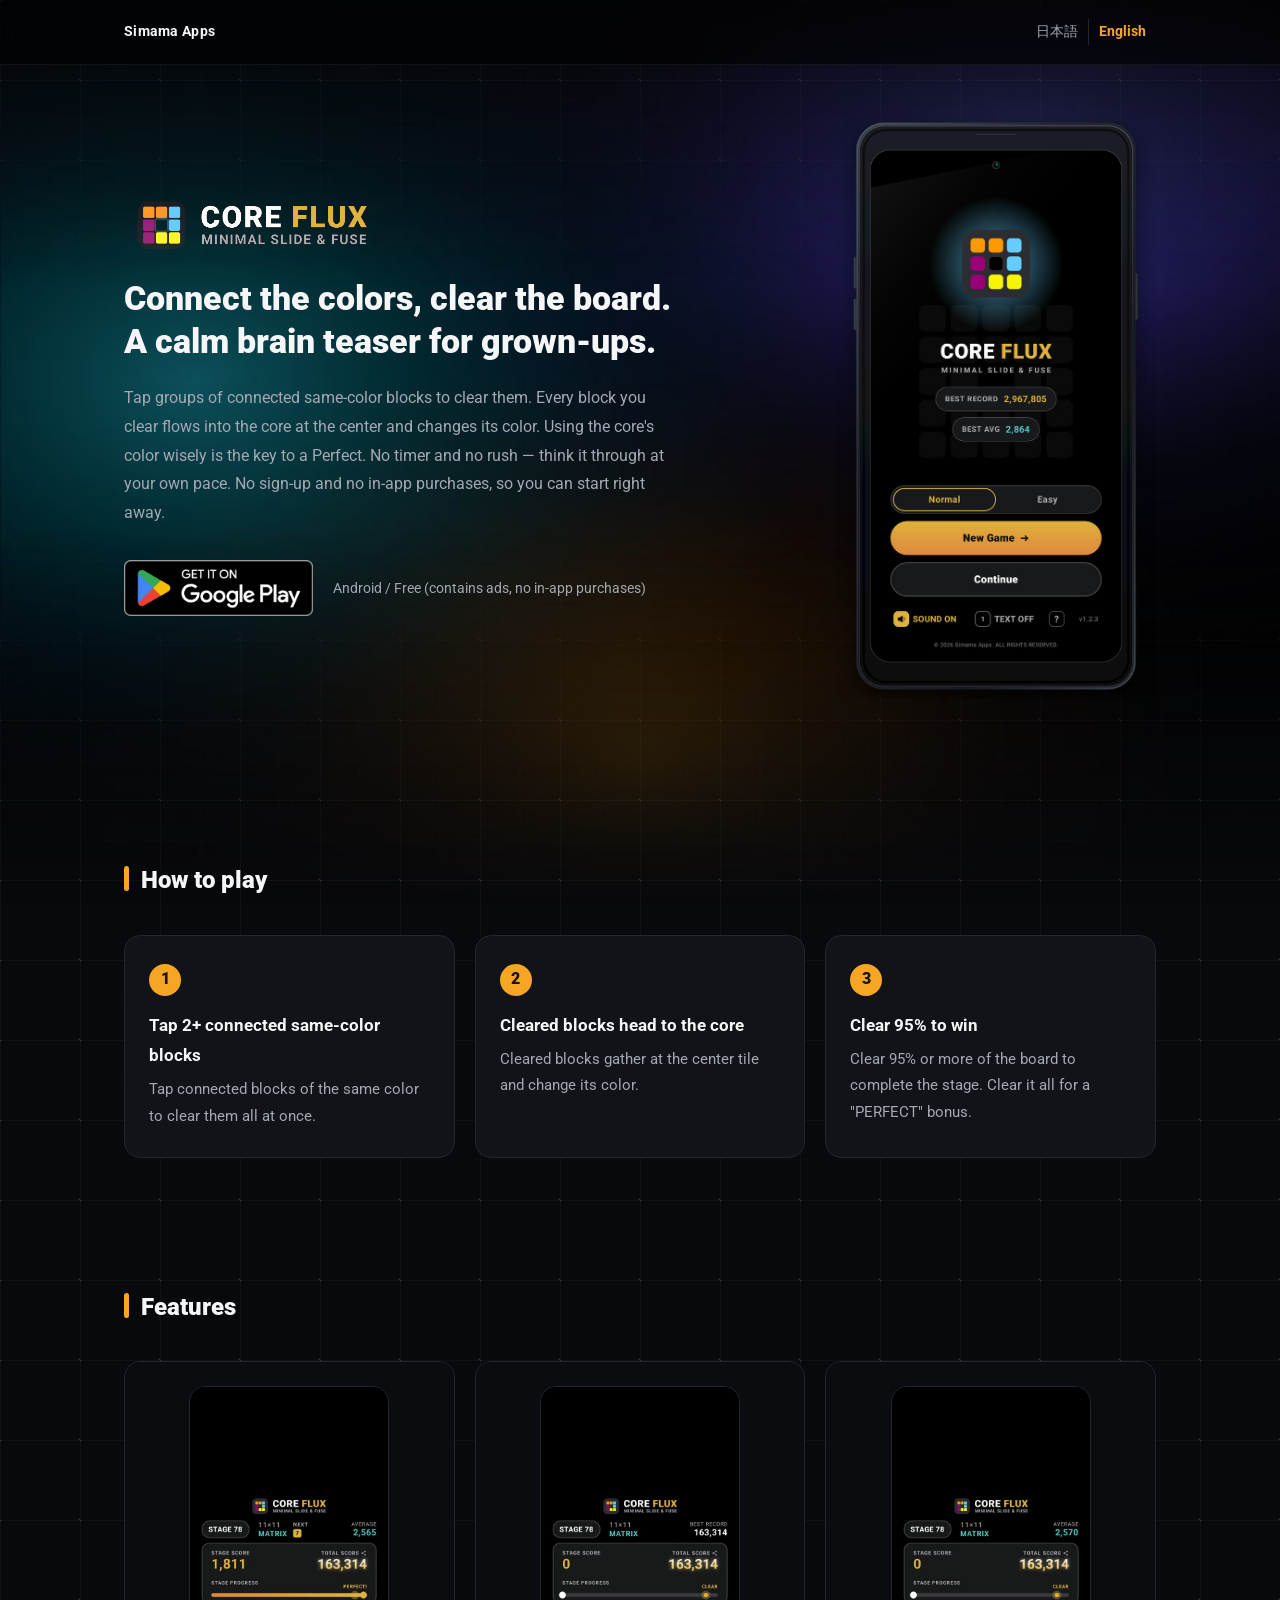
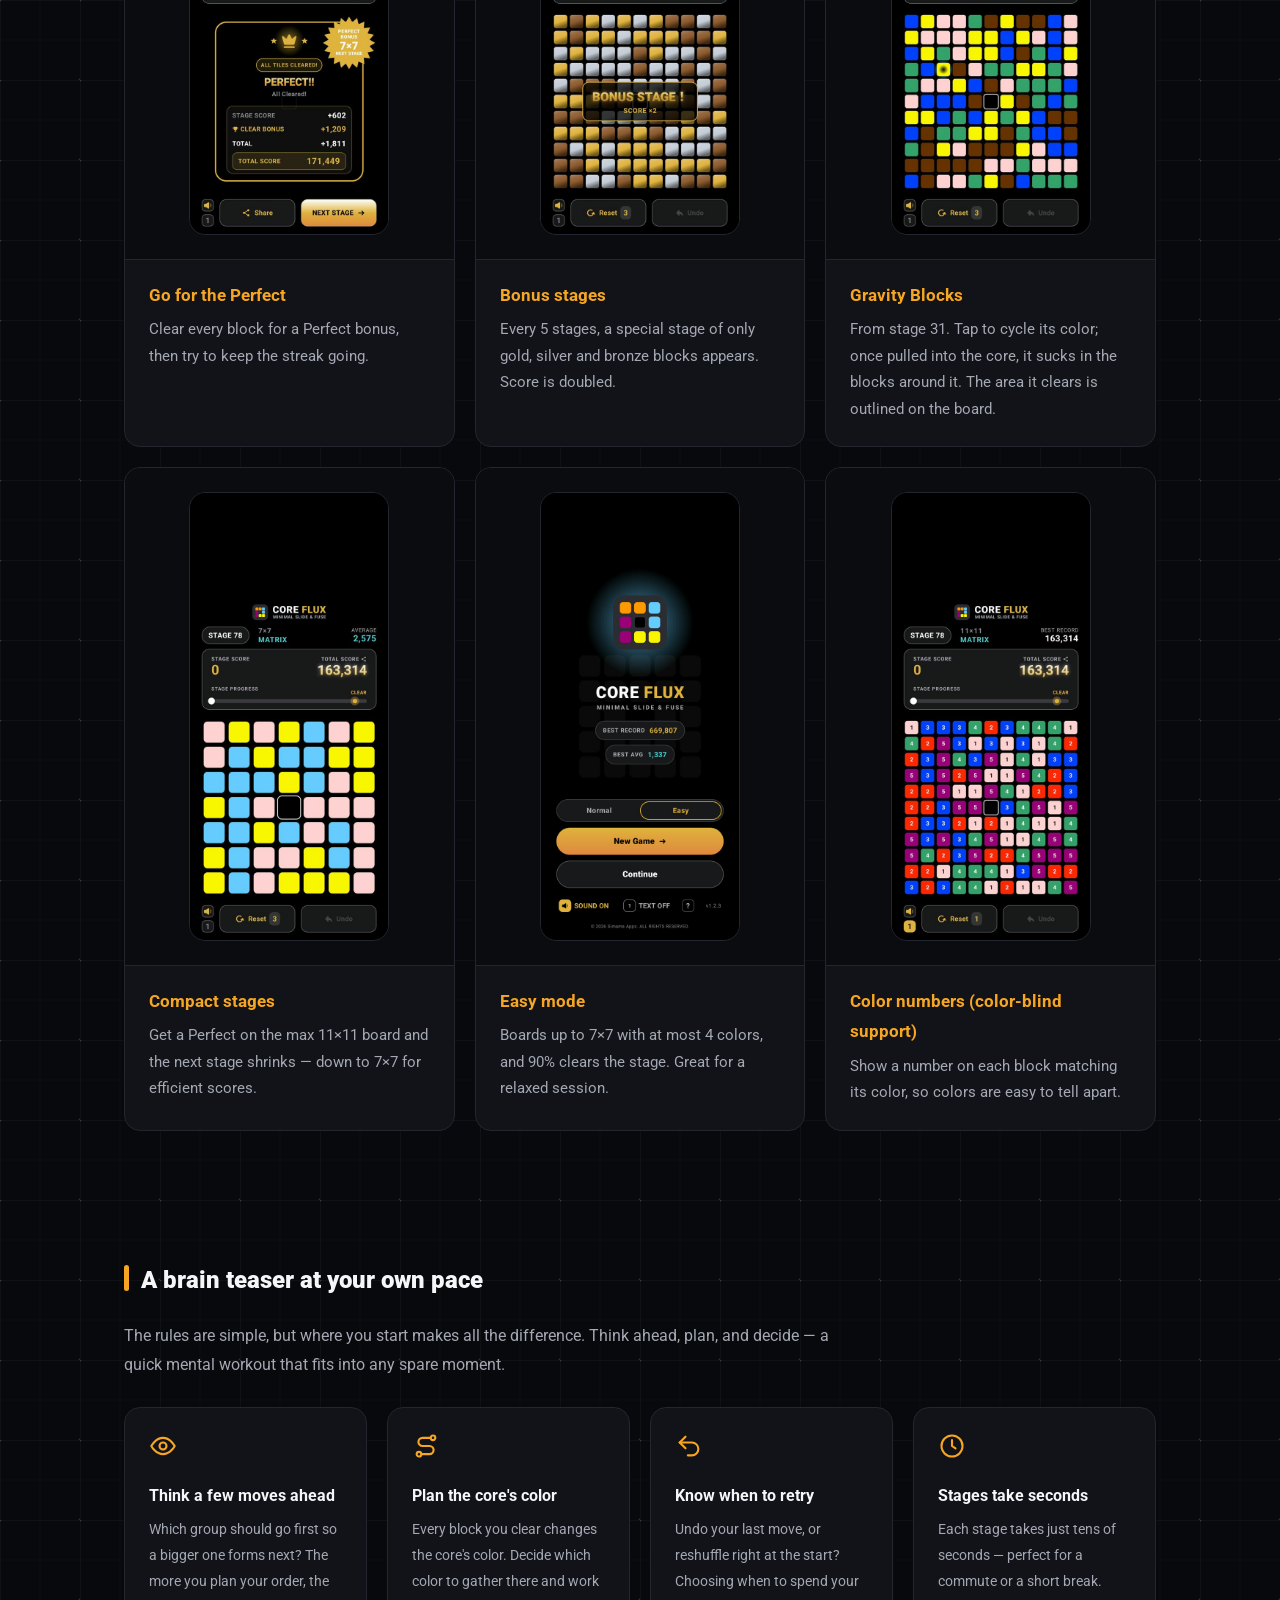
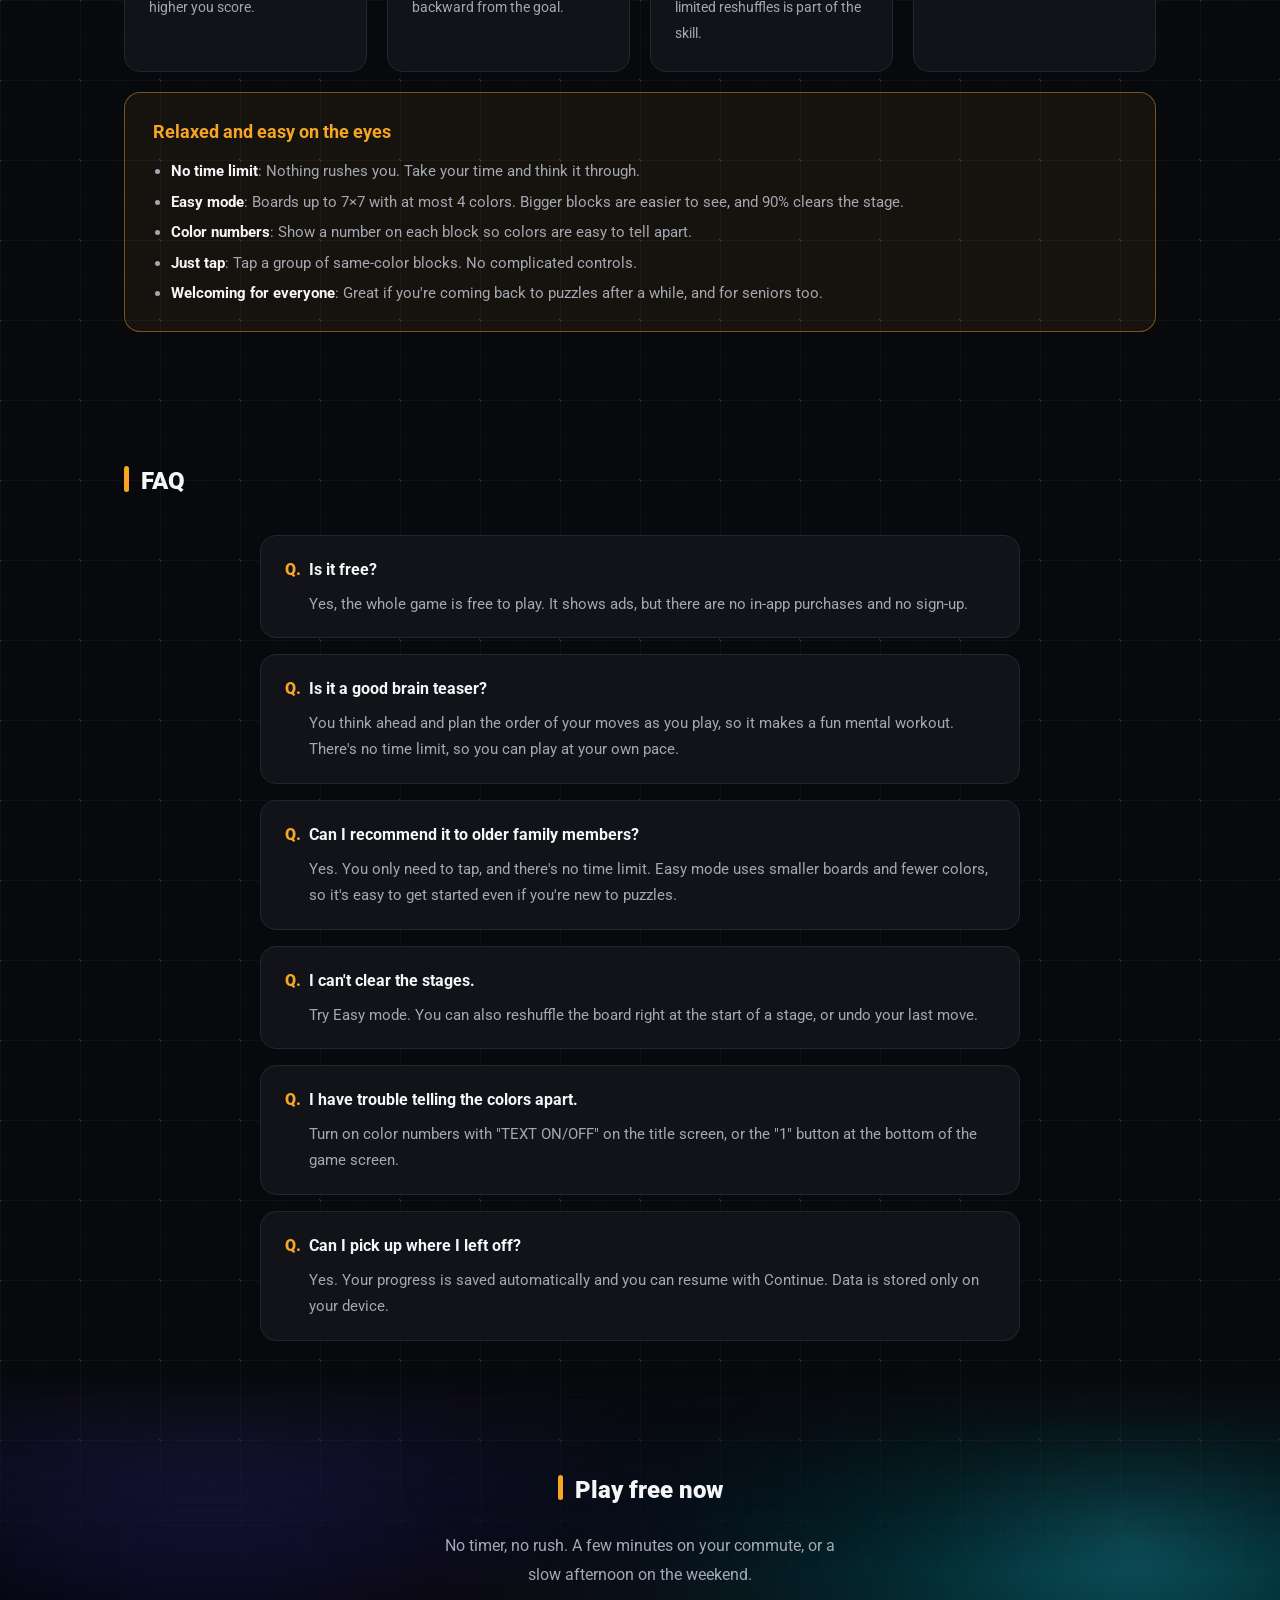
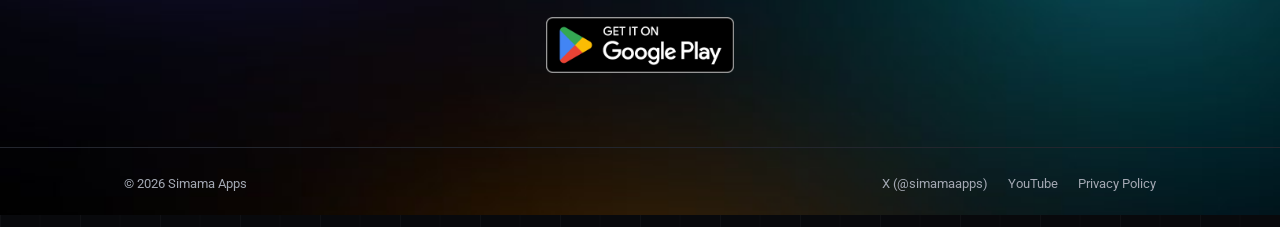
<file: coreflux/en/index.html>
<!DOCTYPE html>
<html lang="en">
<head>
<meta charset="UTF-8">
<meta name="viewport" content="width=device-width, initial-scale=1.0">
<title>Core Flux | Minimal Color-Matching Brain Teaser Puzzle - Free Android Game</title>
<meta name="description" content="Core Flux is a free puzzle game for Android. Tap connected blocks of the same color to clear them. Cleared blocks gather at the core and change its color. Clear 95% of the board to win, or all of it for a Perfect. A calm puzzle for adults with no time limit, no sign-up and no in-app purchases, plus a relaxed Easy mode.">
<link rel="canonical" href="https://simamaapps.github.io/coreflux/en/">
<link rel="alternate" hreflang="ja" href="https://simamaapps.github.io/coreflux/jp/">
<link rel="alternate" hreflang="en" href="https://simamaapps.github.io/coreflux/en/">
<link rel="alternate" hreflang="x-default" href="https://simamaapps.github.io/coreflux/">
<link rel="icon" type="image/png" href="../img/icon.png">
<link rel="apple-touch-icon" href="../img/icon.png">

<meta property="og:type" content="website">
<meta property="og:site_name" content="Simama Apps">
<meta property="og:title" content="Core Flux | Minimal Tap-to-Match Color Puzzle">
<meta property="og:description" content="Tap connected same-color blocks. Cleared blocks flow into the core. Clear 95% of the board to win. A free puzzle game for Android.">
<meta property="og:url" content="https://simamaapps.github.io/coreflux/en/">
<meta property="og:image" content="https://simamaapps.github.io/coreflux/img/og.png">
<meta property="og:locale" content="en_US">
<meta property="og:locale:alternate" content="ja_JP">
<meta name="twitter:card" content="summary_large_image">
<meta name="twitter:site" content="@simamaapps">

<link rel="preconnect" href="https://fonts.googleapis.com">
<link rel="preconnect" href="https://fonts.gstatic.com" crossorigin>
<link href="https://fonts.googleapis.com/css2?family=Roboto:wght@400;700;900&display=swap" rel="stylesheet">
<link rel="stylesheet" href="../css/style.css">

<script type="application/ld+json">
{
  "@context": "https://schema.org",
  "@type": "SoftwareApplication",
  "name": "Core Flux",
  "description": "A puzzle game where you tap connected blocks of the same color to clear them. Cleared blocks gather at the center core and change its color.",
  "operatingSystem": "ANDROID",
  "applicationCategory": "GameApplication",
  "genre": "Puzzle",
  "inLanguage": ["en", "ja"],
  "url": "https://simamaapps.github.io/coreflux/en/",
  "image": "https://simamaapps.github.io/coreflux/img/icon.png",
  "screenshot": "https://simamaapps.github.io/coreflux/img/en/hero.jpg",
  "installUrl": "https://play.google.com/store/apps/details?id=com.coreflux.game",
  "offers": { "@type": "Offer", "price": "0", "priceCurrency": "USD" },
  "author": { "@type": "Organization", "name": "Simama Apps", "url": "https://simamaapps.github.io/", "sameAs": ["https://x.com/simamaapps", "https://www.youtube.com/@simamaapps"] }
}
</script>
</head>
<body>

<header class="site-header">
  <div class="wrap">
    <a class="site-name" href="https://simamaapps.github.io/">Simama Apps</a>
    <nav class="lang-nav" aria-label="Language">
      <a href="../jp/" hreflang="ja">日本語</a>
      <a href="./" aria-current="true" hreflang="en">English</a>
    </nav>
  </div>
</header>

<main>
  <section class="hero">
    <div class="wrap">
      <div>
        <img class="hero-logo" src="../img/logo.png" alt="CORE FLUX - MINIMAL SLIDE &amp; FUSE" width="1024" height="221">
        <h1>Connect the colors, clear the board.<br>A calm brain teaser for grown-ups.</h1>
        <p class="lead">Tap groups of connected same-color blocks to clear them. Every block you clear flows into the core at the center and changes its color. Using the core's color wisely is the key to a Perfect. No timer and no rush — think it through at your own pace. No sign-up and no in-app purchases, so you can start right away.</p>
        <div class="get">
          <a class="badge" href="https://play.google.com/store/apps/details?id=com.coreflux.game&amp;hl=en&amp;utm_source=website&amp;utm_medium=badge&amp;utm_campaign=lp_en_top">
            <img src="../img/en/google-play-badge.png" alt="Get it on Google Play" width="478" height="142">
          </a>
          <p class="meta">Android / Free (contains ads, no in-app purchases)</p>
        </div>
      </div>
      <div class="phone">
        <img class="screen" src="../img/en/hero.jpg" alt="Core Flux title screen" width="540" height="1212">
        <img class="frame" src="../img/phone.png" alt="" width="873" height="1600">
      </div>
    </div>
  </section>

  <section class="block" id="how-to-play">
    <div class="wrap">
      <h2>How to play</h2>
      <ol class="steps">
        <li class="card">
          <span class="num">1</span>
          <h3>Tap 2+ connected same-color blocks</h3>
          <p>Tap connected blocks of the same color to clear them all at once.</p>
        </li>
        <li class="card">
          <span class="num">2</span>
          <h3>Cleared blocks head to the core</h3>
          <p>Cleared blocks gather at the center tile and change its color.</p>
        </li>
        <li class="card">
          <span class="num">3</span>
          <h3>Clear 95% to win</h3>
          <p>Clear 95% or more of the board to complete the stage. Clear it all for a "PERFECT" bonus.</p>
        </li>
      </ol>
    </div>
  </section>

  <section class="block" id="features">
    <div class="wrap">
      <h2>Features</h2>
      <div class="features">
        <article class="feature card">
          <div class="media"><img src="../img/en/feature-perfect.jpg" alt="Perfect clear screen" width="1080" height="2424" loading="lazy"></div>
          <div class="body">
            <h3>Go for the Perfect</h3>
            <p>Clear every block for a Perfect bonus, then try to keep the streak going.</p>
          </div>
        </article>
        <article class="feature card">
          <div class="media"><img src="../img/en/feature-bonus.jpg" alt="Bonus stage screen" width="1080" height="2424" loading="lazy"></div>
          <div class="body">
            <h3>Bonus stages</h3>
            <p>Every 5 stages, a special stage of only gold, silver and bronze blocks appears. Score is doubled.</p>
          </div>
        </article>
        <article class="feature card">
          <div class="media"><img src="../img/en/feature-gravity.jpg" alt="Gravity Block screen" width="1080" height="2424" loading="lazy"></div>
          <div class="body">
            <h3>Gravity Blocks</h3>
            <p>From stage 31. Tap to cycle its color; once pulled into the core, it sucks in the blocks around it. The area it clears is outlined on the board.</p>
          </div>
        </article>
        <article class="feature card">
          <div class="media"><img src="../img/en/feature-compact.jpg" alt="Compact stage screen" width="1080" height="2424" loading="lazy"></div>
          <div class="body">
            <h3>Compact stages</h3>
            <p>Get a Perfect on the max 11×11 board and the next stage shrinks — down to 7×7 for efficient scores.</p>
          </div>
        </article>
        <article class="feature card">
          <div class="media"><img src="../img/en/feature-easy.jpg" alt="Easy mode screen" width="1080" height="2424" loading="lazy"></div>
          <div class="body">
            <h3>Easy mode</h3>
            <p>Boards up to 7×7 with at most 4 colors, and 90% clears the stage. Great for a relaxed session.</p>
          </div>
        </article>
        <article class="feature card">
          <div class="media"><img src="../img/en/feature-colornum.jpg" alt="Screen with color numbers shown" width="1080" height="2424" loading="lazy"></div>
          <div class="body">
            <h3>Color numbers (color-blind support)</h3>
            <p>Show a number on each block matching its color, so colors are easy to tell apart.</p>
          </div>
        </article>
      </div>
    </div>
  </section>

  <section class="block" id="brain">
    <div class="wrap">
      <h2>A brain teaser at your own pace</h2>
      <p class="section-lead">The rules are simple, but where you start makes all the difference. Think ahead, plan, and decide — a quick mental workout that fits into any spare moment.</p>
      <div class="brain-grid">
        <div class="brain-card card">
          <svg class="brain-icon" viewBox="0 0 24 24" aria-hidden="true"><path d="M2 12s3.6-7 10-7 10 7 10 7-3.6 7-10 7S2 12 2 12z"/><circle cx="12" cy="12" r="3"/></svg>
          <h3>Think a few moves ahead</h3>
          <p>Which group should go first so a bigger one forms next? The more you plan your order, the higher you score.</p>
        </div>
        <div class="brain-card card">
          <svg class="brain-icon" viewBox="0 0 24 24" aria-hidden="true"><circle cx="6" cy="19" r="2"/><circle cx="18" cy="5" r="2"/><path d="M8 19h7a3.5 3.5 0 0 0 0-7H9a3.5 3.5 0 0 1 0-7h7"/></svg>
          <h3>Plan the core's color</h3>
          <p>Every block you clear changes the core's color. Decide which color to gather there and work backward from the goal.</p>
        </div>
        <div class="brain-card card">
          <svg class="brain-icon" viewBox="0 0 24 24" aria-hidden="true"><path d="M9 14 4 9l5-5"/><path d="M4 9h10.5a5.5 5.5 0 0 1 0 11H11"/></svg>
          <h3>Know when to retry</h3>
          <p>Undo your last move, or reshuffle right at the start? Choosing when to spend your limited reshuffles is part of the skill.</p>
        </div>
        <div class="brain-card card">
          <svg class="brain-icon" viewBox="0 0 24 24" aria-hidden="true"><circle cx="12" cy="12" r="9"/><path d="M12 7v5l3 2"/></svg>
          <h3>Stages take seconds</h3>
          <p>Each stage takes just tens of seconds — perfect for a commute or a short break.</p>
        </div>
      </div>
      <div class="senior card">
        <h3>Relaxed and easy on the eyes</h3>
        <ul>
          <li><strong>No time limit</strong>: Nothing rushes you. Take your time and think it through.</li>
          <li><strong>Easy mode</strong>: Boards up to 7×7 with at most 4 colors. Bigger blocks are easier to see, and 90% clears the stage.</li>
          <li><strong>Color numbers</strong>: Show a number on each block so colors are easy to tell apart.</li>
          <li><strong>Just tap</strong>: Tap a group of same-color blocks. No complicated controls.</li>
          <li><strong>Welcoming for everyone</strong>: Great if you're coming back to puzzles after a while, and for seniors too.</li>
        </ul>
      </div>
    </div>
  </section>

  <section class="block faq" id="faq">
    <div class="wrap">
      <h2>FAQ</h2>
      <div class="faq-list">
        <div class="faq-item card">
          <h3>Is it free?</h3>
          <p>Yes, the whole game is free to play. It shows ads, but there are no in-app purchases and no sign-up.</p>
        </div>
        <div class="faq-item card">
          <h3>Is it a good brain teaser?</h3>
          <p>You think ahead and plan the order of your moves as you play, so it makes a fun mental workout. There's no time limit, so you can play at your own pace.</p>
        </div>
        <div class="faq-item card">
          <h3>Can I recommend it to older family members?</h3>
          <p>Yes. You only need to tap, and there's no time limit. Easy mode uses smaller boards and fewer colors, so it's easy to get started even if you're new to puzzles.</p>
        </div>
        <div class="faq-item card">
          <h3>I can't clear the stages.</h3>
          <p>Try Easy mode. You can also reshuffle the board right at the start of a stage, or undo your last move.</p>
        </div>
        <div class="faq-item card">
          <h3>I have trouble telling the colors apart.</h3>
          <p>Turn on color numbers with "TEXT ON/OFF" on the title screen, or the "1" button at the bottom of the game screen.</p>
        </div>
        <div class="faq-item card">
          <h3>Can I pick up where I left off?</h3>
          <p>Yes. Your progress is saved automatically and you can resume with Continue. Data is stored only on your device.</p>
        </div>
      </div>
    </div>
  </section>

  <section class="block cta">
    <div class="wrap">
      <h2>Play free now</h2>
      <p>No timer, no rush. A few minutes on your commute, or a slow afternoon on the weekend.</p>
      <a class="badge" href="https://play.google.com/store/apps/details?id=com.coreflux.game&amp;hl=en&amp;utm_source=website&amp;utm_medium=badge&amp;utm_campaign=lp_en_bottom">
        <img src="../img/en/google-play-badge.png" alt="Get it on Google Play" width="478" height="142" loading="lazy">
      </a>
    </div>
  </section>
</main>

<footer class="site-footer">
  <div class="wrap">
    <span>&copy; 2026 Simama Apps</span>
    <nav class="footer-links">
      <a href="https://x.com/simamaapps" rel="me noopener" target="_blank">X (@simamaapps)</a>
      <a href="https://www.youtube.com/@simamaapps" rel="me noopener" target="_blank">YouTube</a>
      <a href="https://simamaapps.github.io/#en">Privacy Policy</a>
    </nav>
  </div>
</footer>

<!-- Cloudflare Web Analytics --><script type='module' src='https://static.cloudflareinsights.com/beacon.min.js' data-cf-beacon='{"token": "02e5aab1bbf64302afbf8366664e365f"}'></script><!-- End Cloudflare Web Analytics -->
</body>
</html>
</file>
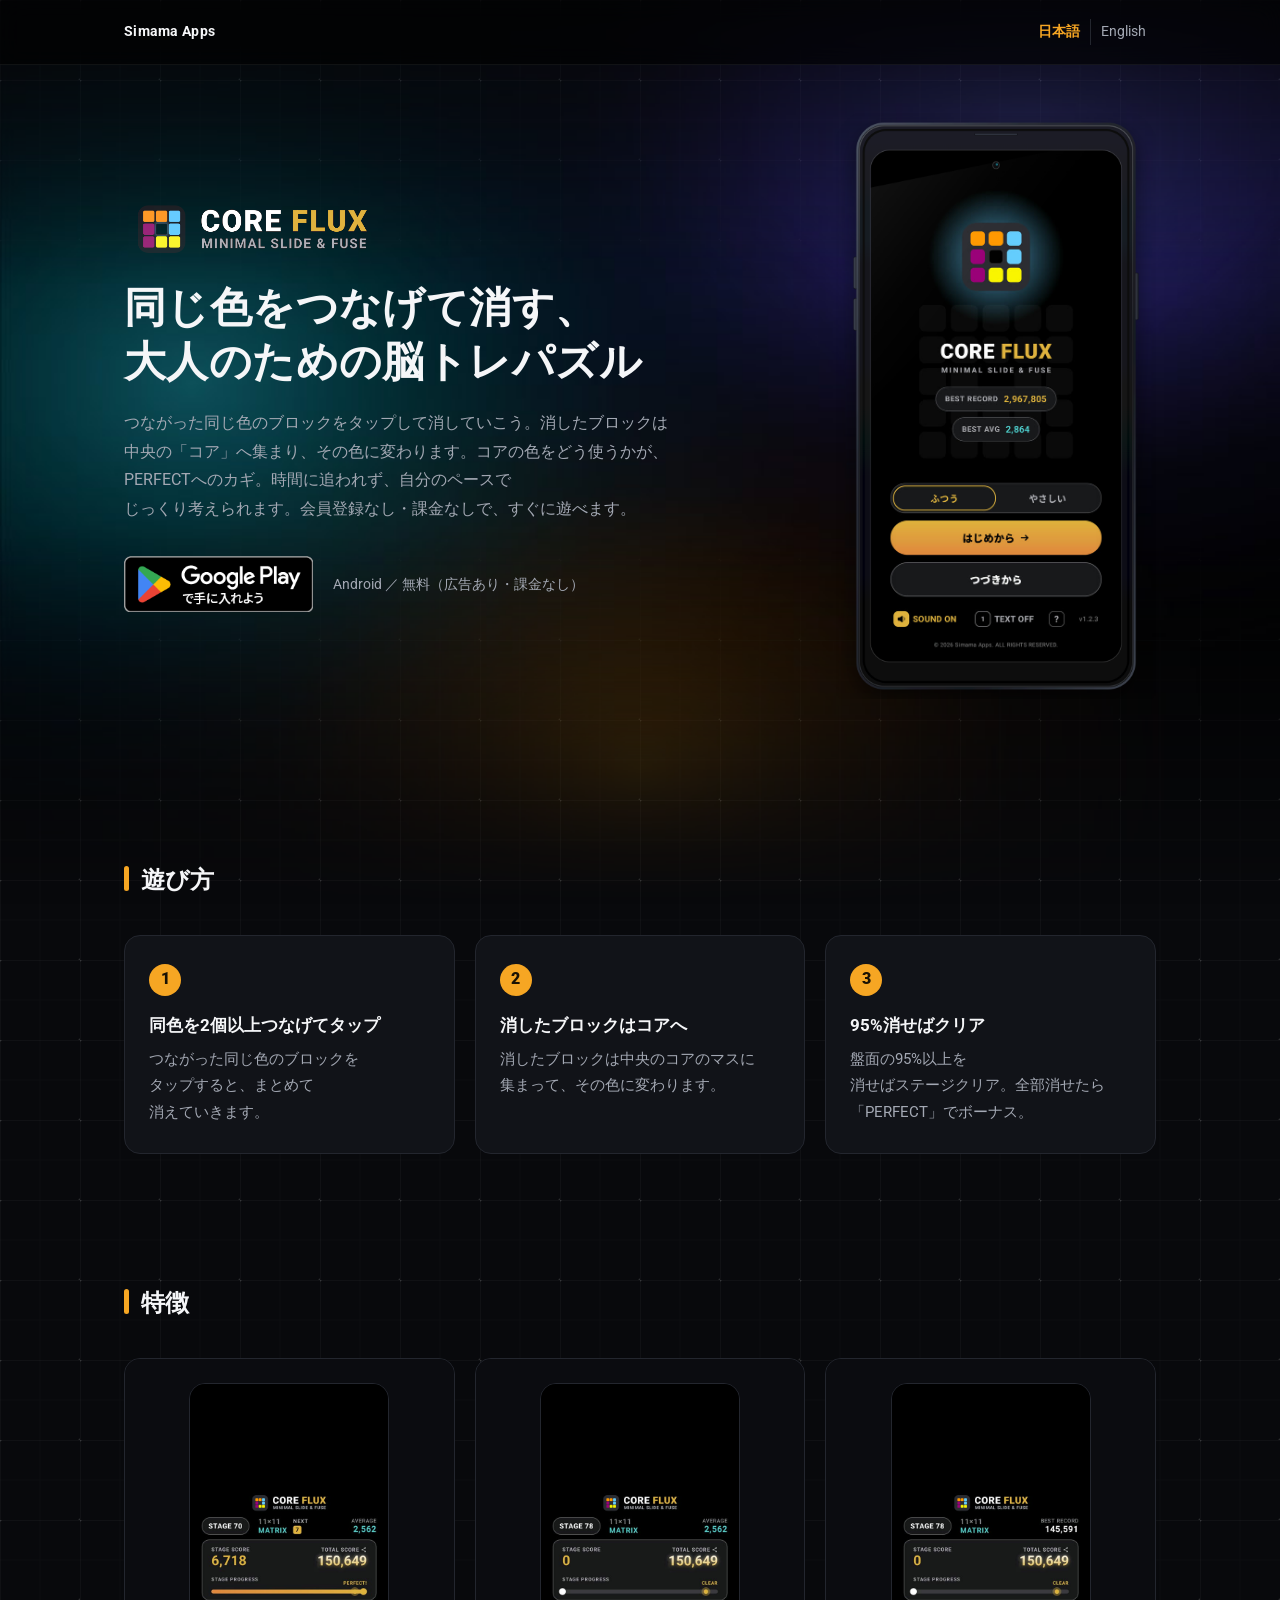
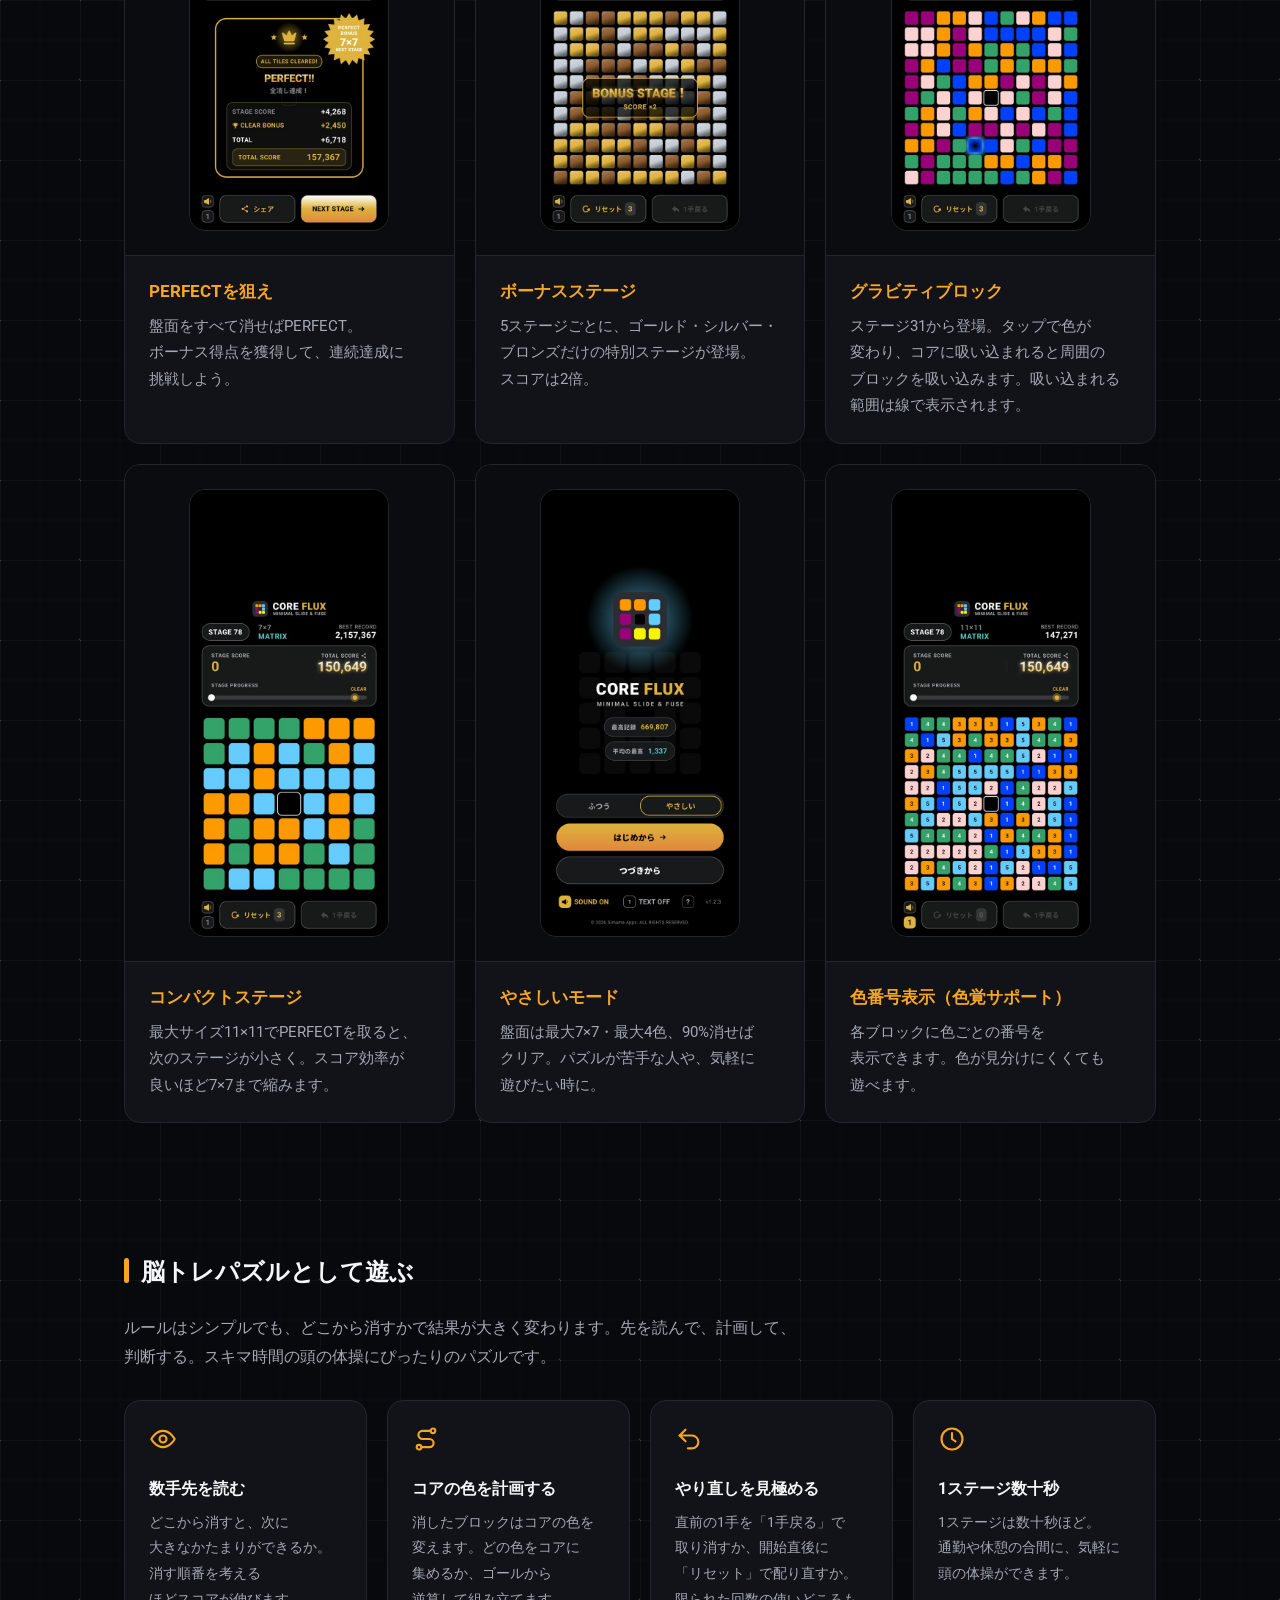
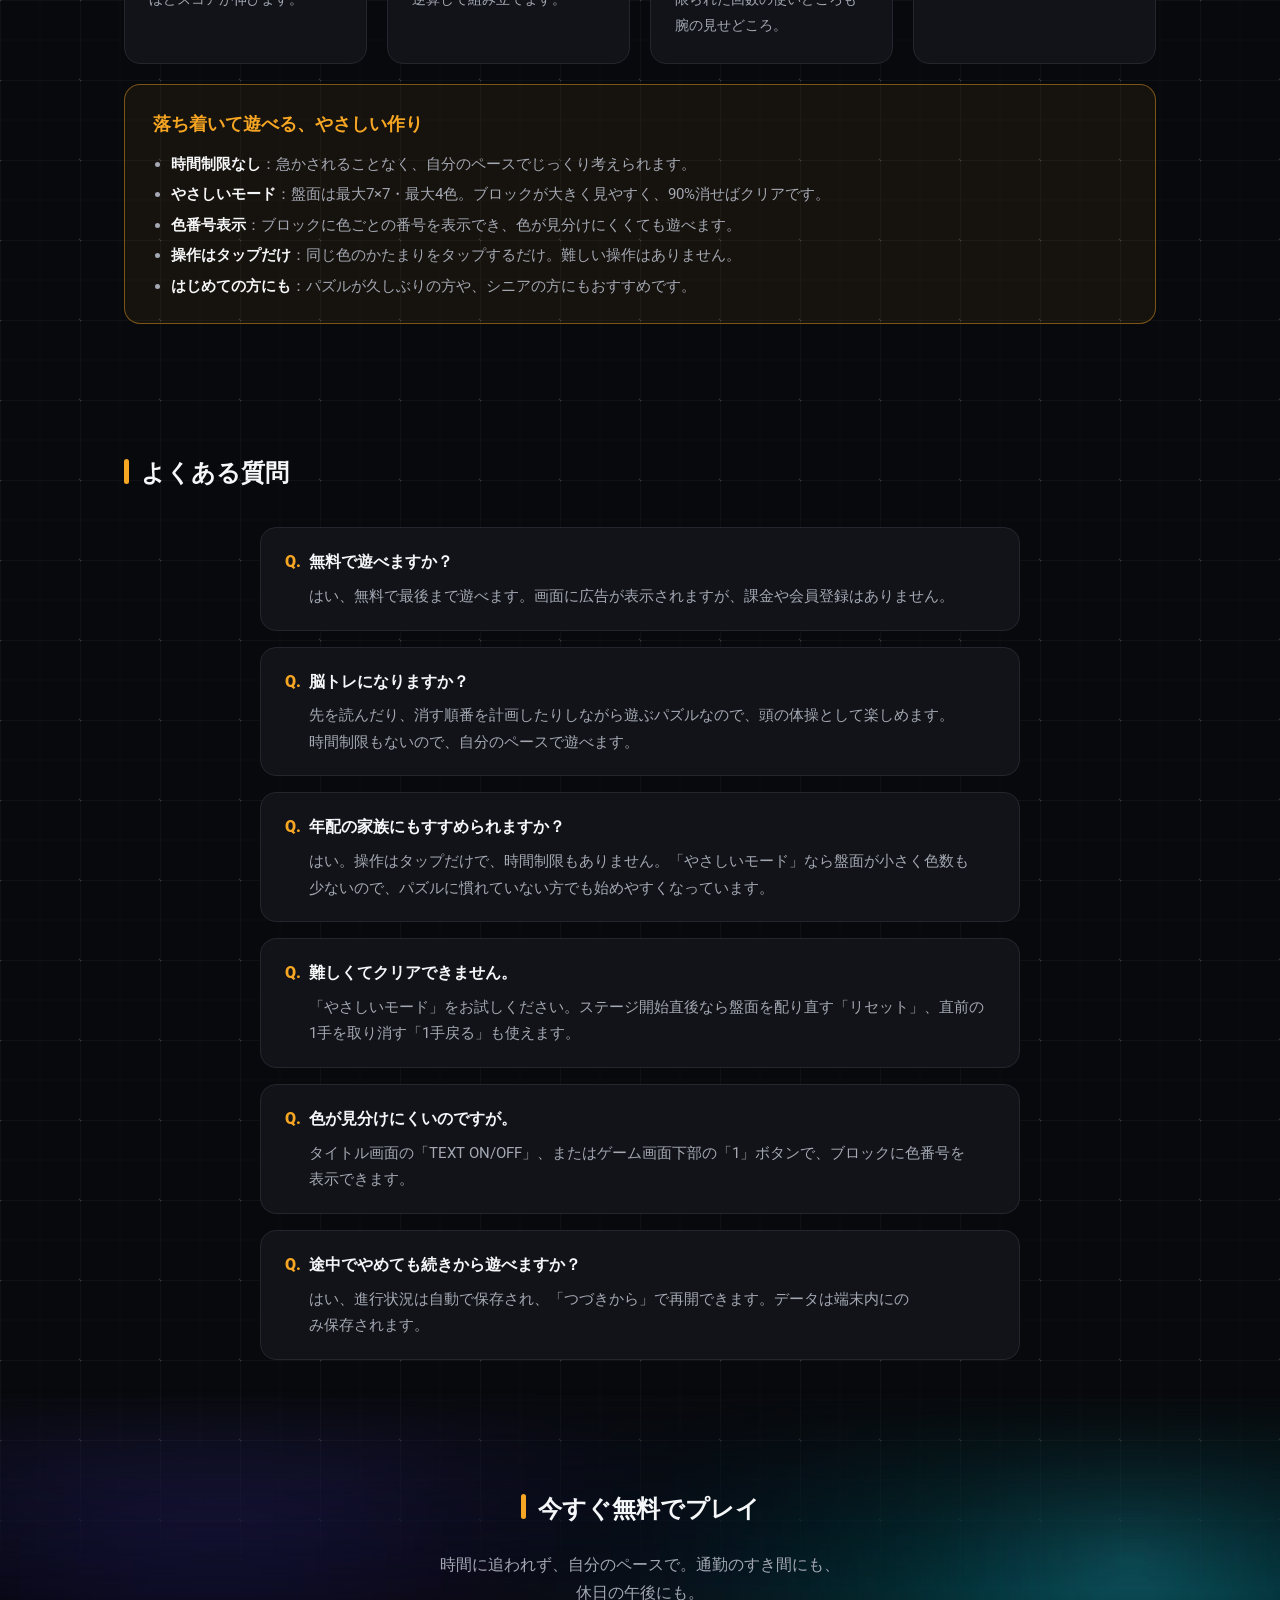
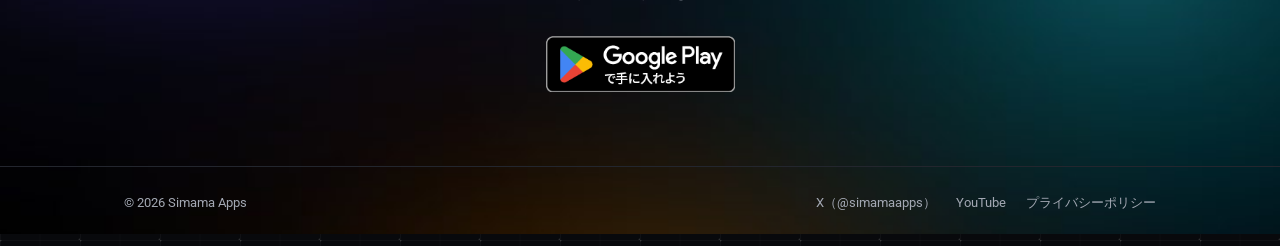
<file: coreflux/jp/index.html>
<!DOCTYPE html>
<html lang="ja">
<head>
<meta charset="UTF-8">
<meta name="viewport" content="width=device-width, initial-scale=1.0">
<title>Core Flux（コアフラックス）｜同じ色をつなげて消す脳トレパズル - Android無料ゲーム</title>
<meta name="description" content="Core Flux は、同じ色のブロックをつなげてタップして消していく無料のパズルゲーム（Android）。消したブロックは中央のコアへ集まり色を変えます。盤面の95%を消せばクリア、全部消せばPERFECT。時間制限なしで、大人が自分のペースで遊べる頭の体操パズル。会員登録・課金なし。遊びやすいやさしいモード搭載。">
<link rel="canonical" href="https://simamaapps.github.io/coreflux/jp/">
<link rel="alternate" hreflang="ja" href="https://simamaapps.github.io/coreflux/jp/">
<link rel="alternate" hreflang="en" href="https://simamaapps.github.io/coreflux/en/">
<link rel="alternate" hreflang="x-default" href="https://simamaapps.github.io/coreflux/">
<link rel="icon" type="image/png" href="../img/icon.png">
<link rel="apple-touch-icon" href="../img/icon.png">

<meta property="og:type" content="website">
<meta property="og:site_name" content="Simama Apps">
<meta property="og:title" content="Core Flux｜同じ色をつなげて消すシンプルパズル">
<meta property="og:description" content="同じ色をつなげてタップ。消したブロックはコアへ。盤面の95%を消せばクリアの無料パズルゲーム（Android）。">
<meta property="og:url" content="https://simamaapps.github.io/coreflux/jp/">
<meta property="og:image" content="https://simamaapps.github.io/coreflux/img/og.png">
<meta property="og:locale" content="ja_JP">
<meta property="og:locale:alternate" content="en_US">
<meta name="twitter:card" content="summary_large_image">
<meta name="twitter:site" content="@simamaapps">

<link rel="preconnect" href="https://fonts.googleapis.com">
<link rel="preconnect" href="https://fonts.gstatic.com" crossorigin>
<link href="https://fonts.googleapis.com/css2?family=Roboto:wght@400;700;900&display=swap" rel="stylesheet">
<link rel="stylesheet" href="../css/style.css">

<script type="application/ld+json">
{
  "@context": "https://schema.org",
  "@type": "SoftwareApplication",
  "name": "Core Flux",
  "alternateName": "コアフラックス",
  "description": "同じ色のブロックをつなげてタップして消していくパズルゲーム。消したブロックは中央のコアへ集まり、その色に変わります。",
  "operatingSystem": "ANDROID",
  "applicationCategory": "GameApplication",
  "genre": "Puzzle",
  "inLanguage": ["ja", "en"],
  "url": "https://simamaapps.github.io/coreflux/jp/",
  "image": "https://simamaapps.github.io/coreflux/img/icon.png",
  "screenshot": "https://simamaapps.github.io/coreflux/img/jp/hero.jpg",
  "installUrl": "https://play.google.com/store/apps/details?id=com.coreflux.game",
  "offers": { "@type": "Offer", "price": "0", "priceCurrency": "JPY" },
  "author": { "@type": "Organization", "name": "Simama Apps", "url": "https://simamaapps.github.io/", "sameAs": ["https://x.com/simamaapps", "https://www.youtube.com/@simamaapps"] }
}
</script>
</head>
<body>

<header class="site-header">
  <div class="wrap">
    <a class="site-name" href="https://simamaapps.github.io/">Simama Apps</a>
    <nav class="lang-nav" aria-label="言語">
      <a href="./" aria-current="true" hreflang="ja">日本語</a>
      <a href="../en/" hreflang="en">English</a>
    </nav>
  </div>
</header>

<main>
  <section class="hero">
    <div class="wrap">
      <div>
        <img class="hero-logo" src="../img/logo.png" alt="CORE FLUX - MINIMAL SLIDE &amp; FUSE" width="1024" height="221">
        <h1>同じ色をつなげて消す、<br>大人のための脳トレパズル</h1>
        <p class="lead">つながった同じ色のブロックをタップして消していこう。消したブロックは中央の「コア」へ集まり、その色に変わります。コアの色をどう使うかが、PERFECTへのカギ。時間に追われず、自分のペースでじっくり考えられます。会員登録なし・課金なしで、すぐに遊べます。</p>
        <div class="get">
          <a class="badge" href="https://play.google.com/store/apps/details?id=com.coreflux.game&amp;hl=ja&amp;utm_source=website&amp;utm_medium=badge&amp;utm_campaign=lp_ja_top">
            <img src="../img/jp/google-play-badge.png" alt="Google Play で手に入れよう" width="270" height="80">
          </a>
          <p class="meta">Android ／ 無料（広告あり・課金なし）</p>
        </div>
      </div>
      <div class="phone">
        <img class="screen" src="../img/jp/hero.jpg" alt="Core Flux のタイトル画面" width="540" height="1212">
        <img class="frame" src="../img/phone.png" alt="" width="873" height="1600">
      </div>
    </div>
  </section>

  <section class="block" id="how-to-play">
    <div class="wrap">
      <h2>遊び方</h2>
      <ol class="steps">
        <li class="card">
          <span class="num">1</span>
          <h3>同色を2個以上つなげてタップ</h3>
          <p>つながった同じ色のブロックをタップすると、まとめて消えていきます。</p>
        </li>
        <li class="card">
          <span class="num">2</span>
          <h3>消したブロックはコアへ</h3>
          <p>消したブロックは中央のコアのマスに集まって、その色に変わります。</p>
        </li>
        <li class="card">
          <span class="num">3</span>
          <h3>95%消せばクリア</h3>
          <p>盤面の95%以上を消せばステージクリア。全部消せたら「PERFECT」でボーナス。</p>
        </li>
      </ol>
    </div>
  </section>

  <section class="block" id="features">
    <div class="wrap">
      <h2>特徴</h2>
      <div class="features">
        <article class="feature card">
          <div class="media"><img src="../img/jp/feature-perfect.jpg" alt="PERFECT達成画面" width="1080" height="2424" loading="lazy"></div>
          <div class="body">
            <h3>PERFECTを狙え</h3>
            <p>盤面をすべて消せばPERFECT。ボーナス得点を獲得して、連続達成に挑戦しよう。</p>
          </div>
        </article>
        <article class="feature card">
          <div class="media"><img src="../img/jp/feature-bonus.jpg" alt="ボーナスステージの画面" width="1080" height="2424" loading="lazy"></div>
          <div class="body">
            <h3>ボーナスステージ</h3>
            <p>5ステージごとに、ゴールド・シルバー・ブロンズだけの特別ステージが登場。スコアは2倍。</p>
          </div>
        </article>
        <article class="feature card">
          <div class="media"><img src="../img/jp/feature-gravity.jpg" alt="グラビティブロックの画面" width="1080" height="2424" loading="lazy"></div>
          <div class="body">
            <h3>グラビティブロック</h3>
            <p>ステージ31から登場。タップで色が変わり、コアに吸い込まれると周囲のブロックを吸い込みます。吸い込まれる範囲は線で表示されます。</p>
          </div>
        </article>
        <article class="feature card">
          <div class="media"><img src="../img/jp/feature-compact.jpg" alt="コンパクトステージの画面" width="1080" height="2424" loading="lazy"></div>
          <div class="body">
            <h3>コンパクトステージ</h3>
            <p>最大サイズ11×11でPERFECTを取ると、次のステージが小さく。スコア効率が良いほど7×7まで縮みます。</p>
          </div>
        </article>
        <article class="feature card">
          <div class="media"><img src="../img/jp/feature-easy.jpg" alt="やさしいモードの画面" width="1080" height="2424" loading="lazy"></div>
          <div class="body">
            <h3>やさしいモード</h3>
            <p>盤面は最大7×7・最大4色、90%消せばクリア。パズルが苦手な人や、気軽に遊びたい時に。</p>
          </div>
        </article>
        <article class="feature card">
          <div class="media"><img src="../img/jp/feature-colornum.jpg" alt="色番号を表示した画面" width="1080" height="2424" loading="lazy"></div>
          <div class="body">
            <h3>色番号表示（色覚サポート）</h3>
            <p>各ブロックに色ごとの番号を表示できます。色が見分けにくくても遊べます。</p>
          </div>
        </article>
      </div>
    </div>
  </section>

  <section class="block" id="brain">
    <div class="wrap">
      <h2>脳トレパズルとして遊ぶ</h2>
      <p class="section-lead">ルールはシンプルでも、どこから消すかで結果が大きく変わります。先を読んで、計画して、判断する。スキマ時間の頭の体操にぴったりのパズルです。</p>
      <div class="brain-grid">
        <div class="brain-card card">
          <svg class="brain-icon" viewBox="0 0 24 24" aria-hidden="true"><path d="M2 12s3.6-7 10-7 10 7 10 7-3.6 7-10 7S2 12 2 12z"/><circle cx="12" cy="12" r="3"/></svg>
          <h3>数手先を読む</h3>
          <p>どこから消すと、次に大きなかたまりができるか。消す順番を考えるほどスコアが伸びます。</p>
        </div>
        <div class="brain-card card">
          <svg class="brain-icon" viewBox="0 0 24 24" aria-hidden="true"><circle cx="6" cy="19" r="2"/><circle cx="18" cy="5" r="2"/><path d="M8 19h7a3.5 3.5 0 0 0 0-7H9a3.5 3.5 0 0 1 0-7h7"/></svg>
          <h3>コアの色を計画する</h3>
          <p>消したブロックはコアの色を変えます。どの色をコアに集めるか、ゴールから逆算して組み立てます。</p>
        </div>
        <div class="brain-card card">
          <svg class="brain-icon" viewBox="0 0 24 24" aria-hidden="true"><path d="M9 14 4 9l5-5"/><path d="M4 9h10.5a5.5 5.5 0 0 1 0 11H11"/></svg>
          <h3>やり直しを見極める</h3>
          <p>直前の1手を「1手戻る」で取り消すか、開始直後に「リセット」で配り直すか。限られた回数の使いどころも腕の見せどころ。</p>
        </div>
        <div class="brain-card card">
          <svg class="brain-icon" viewBox="0 0 24 24" aria-hidden="true"><circle cx="12" cy="12" r="9"/><path d="M12 7v5l3 2"/></svg>
          <h3>1ステージ数十秒</h3>
          <p>1ステージは数十秒ほど。通勤や休憩の合間に、気軽に頭の体操ができます。</p>
        </div>
      </div>
      <div class="senior card">
        <h3>落ち着いて遊べる、やさしい作り</h3>
        <ul>
          <li><strong>時間制限なし</strong>：急かされることなく、自分のペースでじっくり考えられます。</li>
          <li><strong>やさしいモード</strong>：盤面は最大7×7・最大4色。ブロックが大きく見やすく、90%消せばクリアです。</li>
          <li><strong>色番号表示</strong>：ブロックに色ごとの番号を表示でき、色が見分けにくくても遊べます。</li>
          <li><strong>操作はタップだけ</strong>：同じ色のかたまりをタップするだけ。難しい操作はありません。</li>
          <li><strong>はじめての方にも</strong>：パズルが久しぶりの方や、シニアの方にもおすすめです。</li>
        </ul>
      </div>
    </div>
  </section>

  <section class="block faq" id="faq">
    <div class="wrap">
      <h2>よくある質問</h2>
      <div class="faq-list">
        <div class="faq-item card">
          <h3>無料で遊べますか？</h3>
          <p>はい、無料で最後まで遊べます。画面に広告が表示されますが、課金や会員登録はありません。</p>
        </div>
        <div class="faq-item card">
          <h3>脳トレになりますか？</h3>
          <p>先を読んだり、消す順番を計画したりしながら遊ぶパズルなので、頭の体操として楽しめます。時間制限もないので、自分のペースで遊べます。</p>
        </div>
        <div class="faq-item card">
          <h3>年配の家族にもすすめられますか？</h3>
          <p>はい。操作はタップだけで、時間制限もありません。「やさしいモード」なら盤面が小さく色数も少ないので、パズルに慣れていない方でも始めやすくなっています。</p>
        </div>
        <div class="faq-item card">
          <h3>難しくてクリアできません。</h3>
          <p>「やさしいモード」をお試しください。ステージ開始直後なら盤面を配り直す「リセット」、直前の1手を取り消す「1手戻る」も使えます。</p>
        </div>
        <div class="faq-item card">
          <h3>色が見分けにくいのですが。</h3>
          <p>タイトル画面の「TEXT ON/OFF」、またはゲーム画面下部の「1」ボタンで、ブロックに色番号を表示できます。</p>
        </div>
        <div class="faq-item card">
          <h3>途中でやめても続きから遊べますか？</h3>
          <p>はい、進行状況は自動で保存され、「つづきから」で再開できます。データは端末内にのみ保存されます。</p>
        </div>
      </div>
    </div>
  </section>

  <section class="block cta">
    <div class="wrap">
      <h2>今すぐ無料でプレイ</h2>
      <p>時間に追われず、自分のペースで。通勤のすき間にも、休日の午後にも。</p>
      <a class="badge" href="https://play.google.com/store/apps/details?id=com.coreflux.game&amp;hl=ja&amp;utm_source=website&amp;utm_medium=badge&amp;utm_campaign=lp_ja_bottom">
        <img src="../img/jp/google-play-badge.png" alt="Google Play で手に入れよう" width="270" height="80" loading="lazy">
      </a>
    </div>
  </section>
</main>

<footer class="site-footer">
  <div class="wrap">
    <span>&copy; 2026 Simama Apps</span>
    <nav class="footer-links">
      <a href="https://x.com/simamaapps" rel="me noopener" target="_blank">X（@simamaapps）</a>
      <a href="https://www.youtube.com/@simamaapps" rel="me noopener" target="_blank">YouTube</a>
      <a href="https://simamaapps.github.io/#ja">プライバシーポリシー</a>
    </nav>
  </div>
</footer>

<!-- Cloudflare Web Analytics --><script type='module' src='https://static.cloudflareinsights.com/beacon.min.js' data-cf-beacon='{"token": "02e5aab1bbf64302afbf8366664e365f"}'></script><!-- End Cloudflare Web Analytics -->
</body>
</html>
</file>
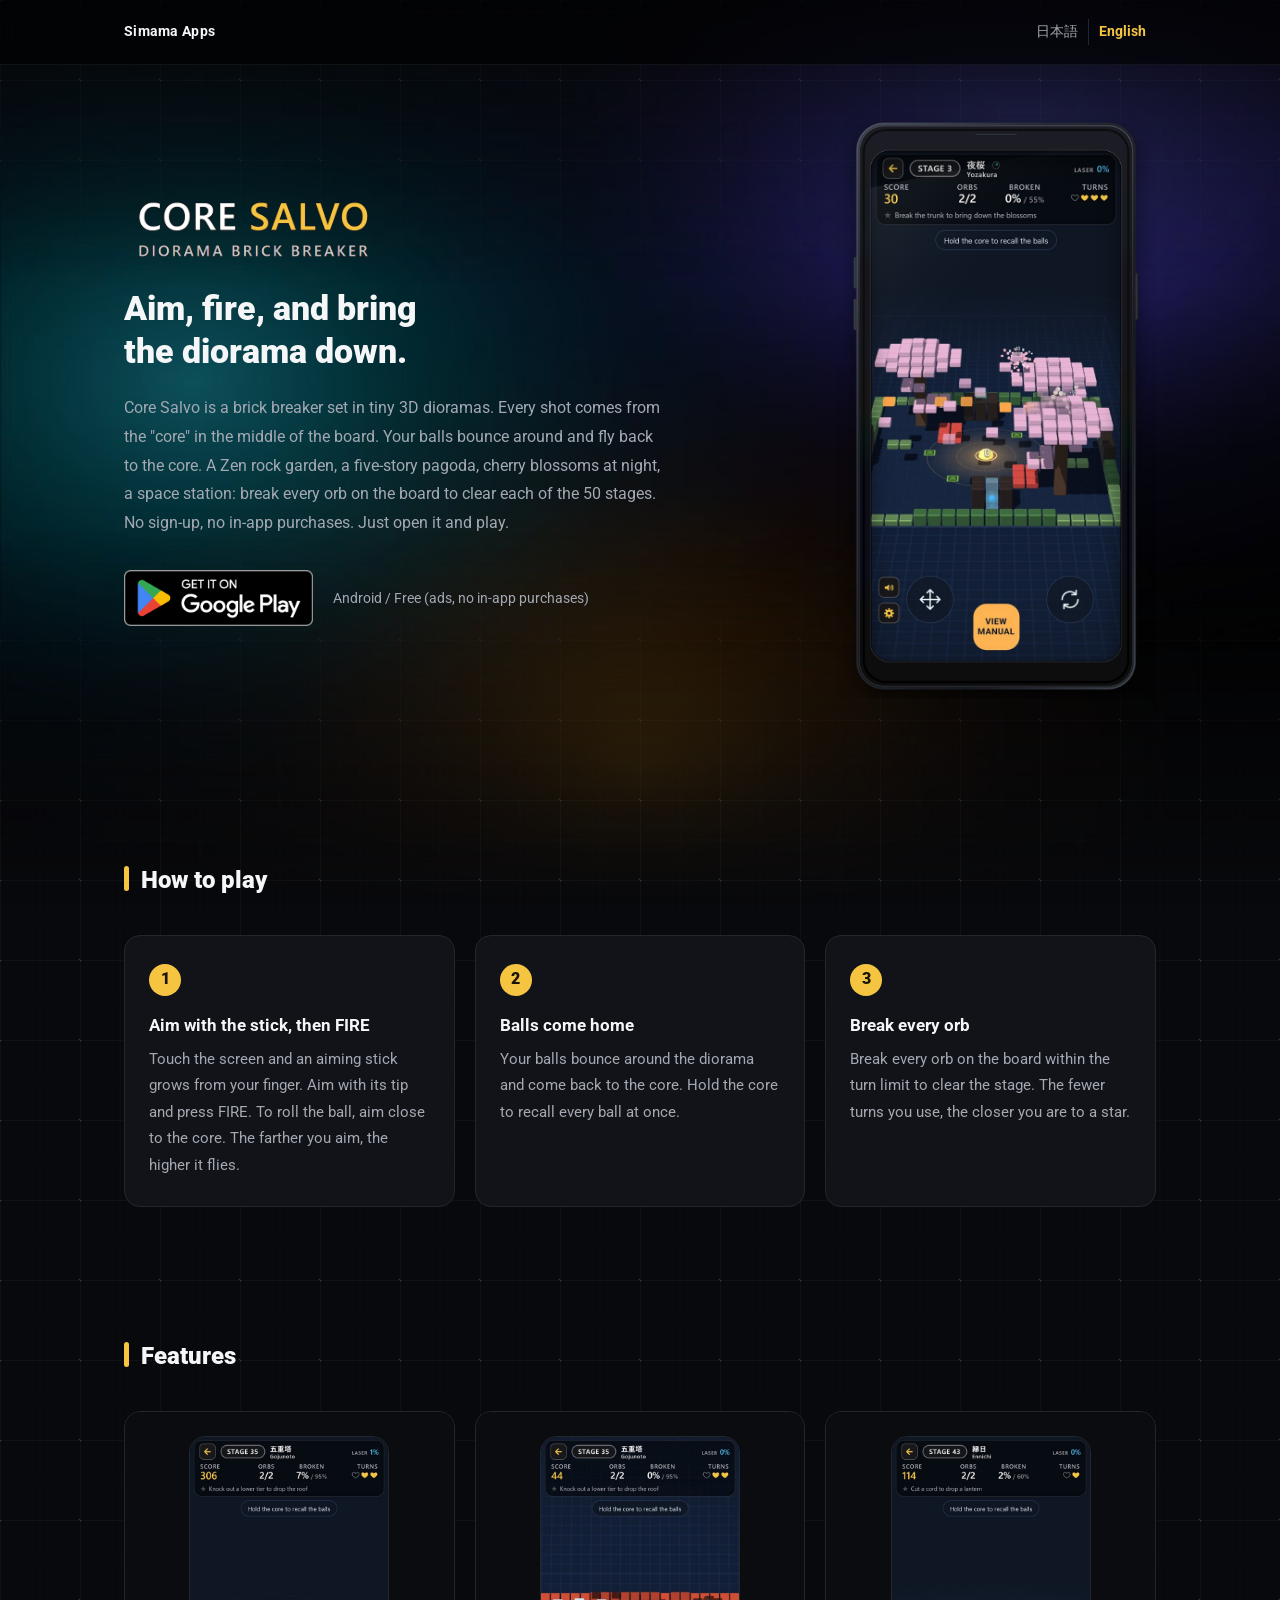
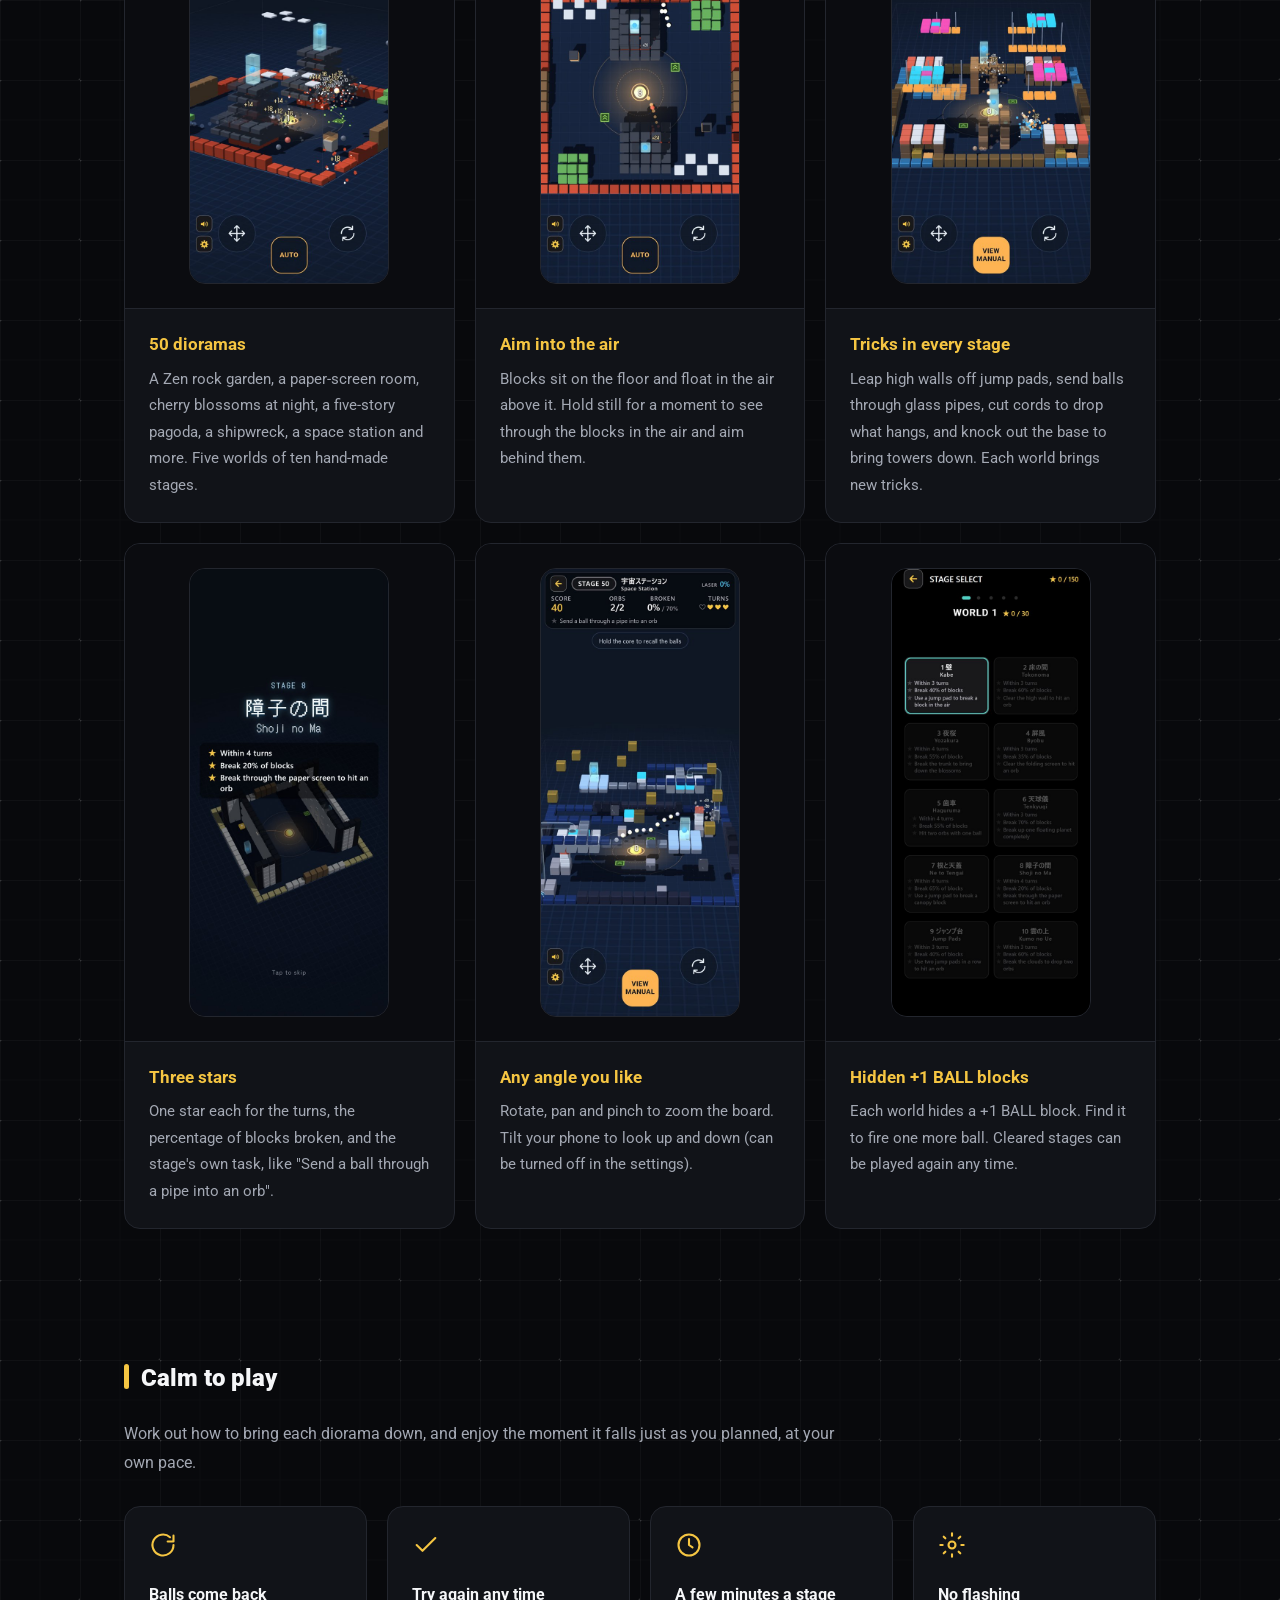
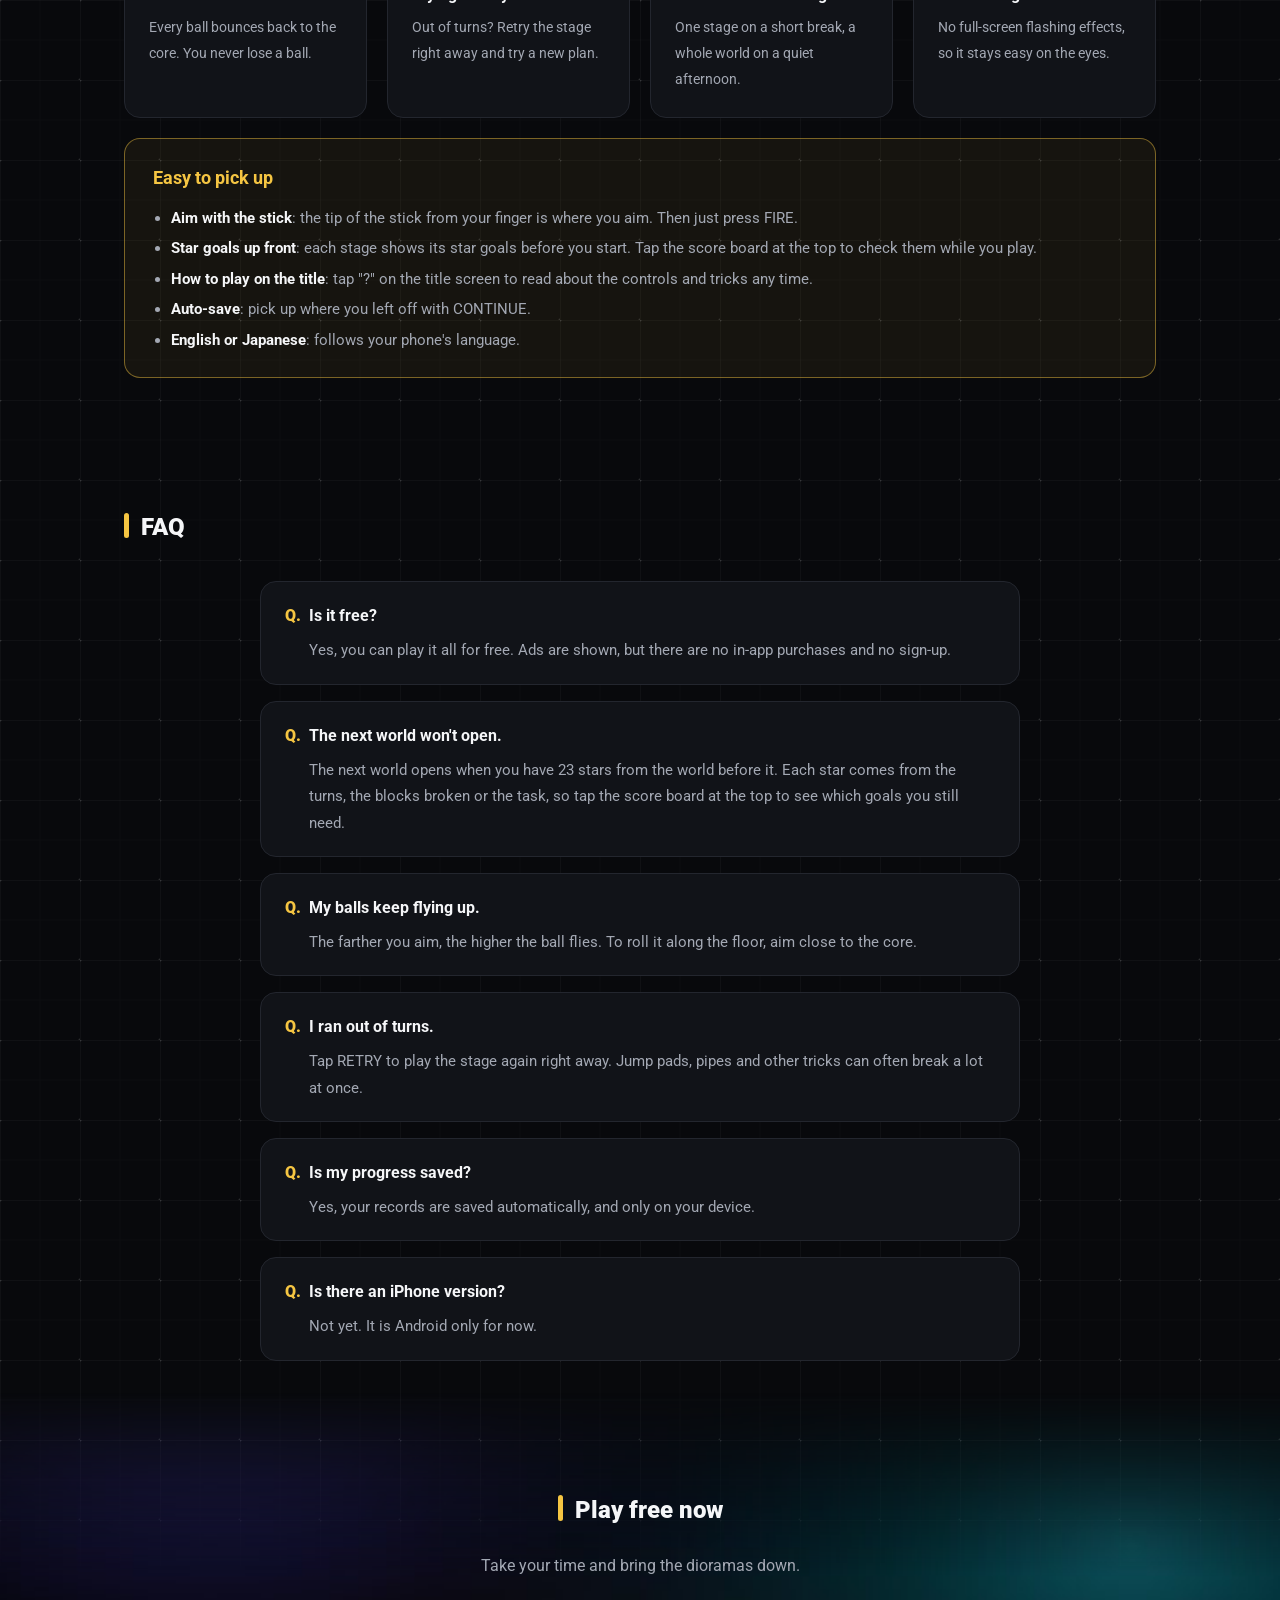
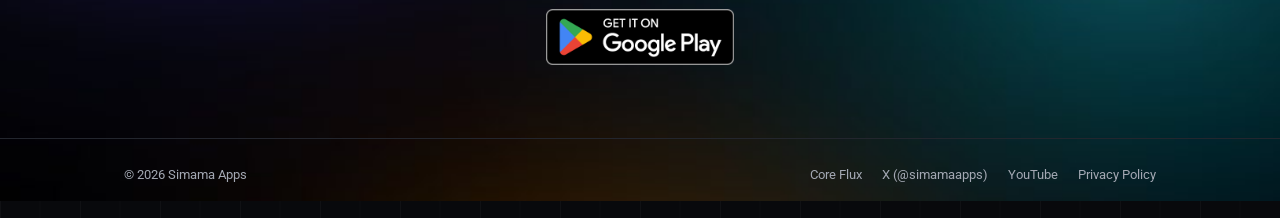
<file: coresalvo/en/index.html>
<!DOCTYPE html>
<html lang="en">
<head>
<meta charset="UTF-8">
<meta name="viewport" content="width=device-width, initial-scale=1.0">
<title>Core Salvo: 3D Brick Breaker | Break apart tiny dioramas - Free Android game</title>
<meta name="description" content="Core Salvo is a free brick breaker for Android set in tiny 3D dioramas. Fire from the core in the middle and bring down a Zen rock garden, a five-story pagoda, a space station and more. 50 stages, 3 stars each. No sign-up, no in-app purchases.">
<link rel="canonical" href="https://simamaapps.github.io/coresalvo/en/">
<link rel="alternate" hreflang="ja" href="https://simamaapps.github.io/coresalvo/jp/">
<link rel="alternate" hreflang="en" href="https://simamaapps.github.io/coresalvo/en/">
<link rel="alternate" hreflang="x-default" href="https://simamaapps.github.io/coresalvo/">
<link rel="icon" type="image/png" href="../img/icon.png">
<link rel="apple-touch-icon" href="../img/icon.png">

<meta property="og:type" content="website">
<meta property="og:site_name" content="Simama Apps">
<meta property="og:title" content="Core Salvo: 3D Brick Breaker">
<meta property="og:description" content="Fire from the core and break apart tiny 3D dioramas. 50 stages, 3 stars each. A free brick breaker for Android.">
<meta property="og:url" content="https://simamaapps.github.io/coresalvo/en/">
<meta property="og:image" content="https://simamaapps.github.io/coresalvo/img/og.png">
<meta property="og:locale" content="en_US">
<meta property="og:locale:alternate" content="ja_JP">
<meta name="twitter:card" content="summary_large_image">
<meta name="twitter:site" content="@simamaapps">

<link rel="preconnect" href="https://fonts.googleapis.com">
<link rel="preconnect" href="https://fonts.gstatic.com" crossorigin>
<link href="https://fonts.googleapis.com/css2?family=Roboto:wght@400;700;900&display=swap" rel="stylesheet">
<link rel="stylesheet" href="../css/style.css">

<script type="application/ld+json">
{
  "@context": "https://schema.org",
  "@type": "SoftwareApplication",
  "name": "Core Salvo",
  "alternateName": "Core Salvo: 3D Brick Breaker",
  "description": "A brick breaker set in tiny 3D dioramas. Fire from the core in the middle of the board. 50 stages, 3 stars each.",
  "operatingSystem": "ANDROID",
  "applicationCategory": "GameApplication",
  "genre": "Arcade",
  "inLanguage": ["en", "ja"],
  "url": "https://simamaapps.github.io/coresalvo/en/",
  "image": "https://simamaapps.github.io/coresalvo/img/icon.png",
  "screenshot": "https://simamaapps.github.io/coresalvo/img/en/hero.jpg",
  "installUrl": "https://play.google.com/store/apps/details?id=com.coresalvo.game",
  "offers": { "@type": "Offer", "price": "0", "priceCurrency": "USD" },
  "author": { "@type": "Organization", "name": "Simama Apps", "url": "https://simamaapps.github.io/", "sameAs": ["https://x.com/simamaapps", "https://www.youtube.com/@simamaapps"] }
}
</script>
</head>
<body>

<header class="site-header">
  <div class="wrap">
    <a class="site-name" href="https://simamaapps.github.io/">Simama Apps</a>
    <nav class="lang-nav" aria-label="Language">
      <a href="../jp/" hreflang="ja">日本語</a>
      <a href="./" aria-current="true" hreflang="en">English</a>
    </nav>
  </div>
</header>

<main>
  <section class="hero">
    <div class="wrap">
      <div>
        <img class="hero-logo" src="../img/logo.png" alt="CORE SALVO - DIORAMA BRICK BREAKER" width="580" height="170">
        <h1>Aim, fire, and bring<br>the diorama down.</h1>
        <p class="lead">Core Salvo is a brick breaker set in tiny 3D dioramas. Every shot comes from the "core" in the middle of the board. Your balls bounce around and fly back to the core. A Zen rock garden, a five-story pagoda, cherry blossoms at night, a space station: break every orb on the board to clear each of the 50 stages. No sign-up, no in-app purchases. Just open it and play.</p>
        <div class="get">
          <a class="badge" href="https://play.google.com/store/apps/details?id=com.coresalvo.game&amp;hl=en&amp;utm_source=website&amp;utm_medium=badge&amp;utm_campaign=lp_en_top">
            <img src="../img/en/google-play-badge.png" alt="Get it on Google Play" width="270" height="80">
          </a>
          <p class="meta">Android / Free (ads, no in-app purchases)</p>
        </div>
      </div>
      <div class="phone">
        <img class="screen" src="../img/en/hero.jpg" alt="Firing at the cherry blossom diorama" width="540" height="1104">
        <img class="frame" src="../img/phone.png" alt="" width="873" height="1600">
      </div>
    </div>
  </section>

  <section class="block" id="how-to-play">
    <div class="wrap">
      <h2>How to play</h2>
      <ol class="steps">
        <li class="card">
          <span class="num">1</span>
          <h3>Aim with the stick, then FIRE</h3>
          <p>Touch the screen and an aiming stick grows from your finger. Aim with its tip and press FIRE. To roll the ball, aim close to the core. The farther you aim, the higher it flies.</p>
        </li>
        <li class="card">
          <span class="num">2</span>
          <h3>Balls come home</h3>
          <p>Your balls bounce around the diorama and come back to the core. Hold the core to recall every ball at once.</p>
        </li>
        <li class="card">
          <span class="num">3</span>
          <h3>Break every orb</h3>
          <p>Break every orb on the board within the turn limit to clear the stage. The fewer turns you use, the closer you are to a star.</p>
        </li>
      </ol>
    </div>
  </section>

  <section class="block" id="features">
    <div class="wrap">
      <h2>Features</h2>
      <div class="features">
        <article class="feature card">
          <div class="media"><img src="../img/en/feature-diorama.jpg" alt="The five-story pagoda diorama seen at an angle" width="540" height="1212" loading="lazy"></div>
          <div class="body">
            <h3>50 dioramas</h3>
            <p>A Zen rock garden, a paper-screen room, cherry blossoms at night, a five-story pagoda, a shipwreck, a space station and more. Five worlds of ten hand-made stages.</p>
          </div>
        </article>
        <article class="feature card">
          <div class="media"><img src="../img/en/feature-aim.jpg" alt="Aiming at the five-story pagoda from straight above" width="540" height="1212" loading="lazy"></div>
          <div class="body">
            <h3>Aim into the air</h3>
            <p>Blocks sit on the floor and float in the air above it. Hold still for a moment to see through the blocks in the air and aim behind them.</p>
          </div>
        </article>
        <article class="feature card">
          <div class="media"><img src="../img/en/feature-tricks.jpg" alt="Balls bouncing around the festival diorama" width="540" height="1212" loading="lazy"></div>
          <div class="body">
            <h3>Tricks in every stage</h3>
            <p>Leap high walls off jump pads, send balls through glass pipes, cut cords to drop what hangs, and knock out the base to bring towers down. Each world brings new tricks.</p>
          </div>
        </article>
        <article class="feature card">
          <div class="media"><img src="../img/en/feature-stars.jpg" alt="The three star goals shown at the start of a stage" width="540" height="1212" loading="lazy"></div>
          <div class="body">
            <h3>Three stars</h3>
            <p>One star each for the turns, the percentage of blocks broken, and the stage's own task, like "Send a ball through a pipe into an orb".</p>
          </div>
        </article>
        <article class="feature card">
          <div class="media"><img src="../img/en/feature-view.jpg" alt="The space station diorama" width="540" height="1212" loading="lazy"></div>
          <div class="body">
            <h3>Any angle you like</h3>
            <p>Rotate, pan and pinch to zoom the board. Tilt your phone to look up and down (can be turned off in the settings).</p>
          </div>
        </article>
        <article class="feature card">
          <div class="media"><img src="../img/en/feature-select.jpg" alt="The stage select screen" width="540" height="1212" loading="lazy"></div>
          <div class="body">
            <h3>Hidden +1 BALL blocks</h3>
            <p>Each world hides a +1 BALL block. Find it to fire one more ball. Cleared stages can be played again any time.</p>
          </div>
        </article>
      </div>
    </div>
  </section>

  <section class="block" id="easygoing">
    <div class="wrap">
      <h2>Calm to play</h2>
      <p class="section-lead">Work out how to bring each diorama down, and enjoy the moment it falls just as you planned, at your own pace.</p>
      <div class="feel-grid">
        <div class="feel-card card">
          <svg class="feel-icon" viewBox="0 0 24 24" aria-hidden="true"><path d="M21 12a9 9 0 1 1-3-6.7"/><path d="M21 4v5h-5"/></svg>
          <h3>Balls come back</h3>
          <p>Every ball bounces back to the core. You never lose a ball.</p>
        </div>
        <div class="feel-card card">
          <svg class="feel-icon" viewBox="0 0 24 24" aria-hidden="true"><path d="M20 6 9 17l-5-5"/></svg>
          <h3>Try again any time</h3>
          <p>Out of turns? Retry the stage right away and try a new plan.</p>
        </div>
        <div class="feel-card card">
          <svg class="feel-icon" viewBox="0 0 24 24" aria-hidden="true"><circle cx="12" cy="12" r="9"/><path d="M12 7v5l3 2"/></svg>
          <h3>A few minutes a stage</h3>
          <p>One stage on a short break, a whole world on a quiet afternoon.</p>
        </div>
        <div class="feel-card card">
          <svg class="feel-icon" viewBox="0 0 24 24" aria-hidden="true"><circle cx="12" cy="12" r="3"/><path d="M12 2v2M12 20v2M4.9 4.9l1.4 1.4M17.7 17.7l1.4 1.4M2 12h2M20 12h2M4.9 19.1l1.4-1.4M17.7 6.3l1.4-1.4"/></svg>
          <h3>No flashing</h3>
          <p>No full-screen flashing effects, so it stays easy on the eyes.</p>
        </div>
      </div>
      <div class="calm card">
        <h3>Easy to pick up</h3>
        <ul>
          <li><strong>Aim with the stick</strong>: the tip of the stick from your finger is where you aim. Then just press FIRE.</li>
          <li><strong>Star goals up front</strong>: each stage shows its star goals before you start. Tap the score board at the top to check them while you play.</li>
          <li><strong>How to play on the title</strong>: tap "?" on the title screen to read about the controls and tricks any time.</li>
          <li><strong>Auto-save</strong>: pick up where you left off with CONTINUE.</li>
          <li><strong>English or Japanese</strong>: follows your phone's language.</li>
        </ul>
      </div>
    </div>
  </section>

  <section class="block faq" id="faq">
    <div class="wrap">
      <h2>FAQ</h2>
      <div class="faq-list">
        <div class="faq-item card">
          <h3>Is it free?</h3>
          <p>Yes, you can play it all for free. Ads are shown, but there are no in-app purchases and no sign-up.</p>
        </div>
        <div class="faq-item card">
          <h3>The next world won't open.</h3>
          <p>The next world opens when you have 23 stars from the world before it. Each star comes from the turns, the blocks broken or the task, so tap the score board at the top to see which goals you still need.</p>
        </div>
        <div class="faq-item card">
          <h3>My balls keep flying up.</h3>
          <p>The farther you aim, the higher the ball flies. To roll it along the floor, aim close to the core.</p>
        </div>
        <div class="faq-item card">
          <h3>I ran out of turns.</h3>
          <p>Tap RETRY to play the stage again right away. Jump pads, pipes and other tricks can often break a lot at once.</p>
        </div>
        <div class="faq-item card">
          <h3>Is my progress saved?</h3>
          <p>Yes, your records are saved automatically, and only on your device.</p>
        </div>
        <div class="faq-item card">
          <h3>Is there an iPhone version?</h3>
          <p>Not yet. It is Android only for now.</p>
        </div>
      </div>
    </div>
  </section>

  <section class="block cta">
    <div class="wrap">
      <h2>Play free now</h2>
      <p>Take your time and bring the dioramas down.</p>
      <a class="badge" href="https://play.google.com/store/apps/details?id=com.coresalvo.game&amp;hl=en&amp;utm_source=website&amp;utm_medium=badge&amp;utm_campaign=lp_en_bottom">
        <img src="../img/en/google-play-badge.png" alt="Get it on Google Play" width="270" height="80" loading="lazy">
      </a>
    </div>
  </section>
</main>

<footer class="site-footer">
  <div class="wrap">
    <span>&copy; 2026 Simama Apps</span>
    <nav class="footer-links">
      <a href="https://simamaapps.github.io/coreflux/en/">Core Flux</a>
      <a href="https://x.com/simamaapps" rel="me noopener" target="_blank">X (@simamaapps)</a>
      <a href="https://www.youtube.com/@simamaapps" rel="me noopener" target="_blank">YouTube</a>
      <a href="https://simamaapps.github.io/#en">Privacy Policy</a>
    </nav>
  </div>
</footer>

<!-- Cloudflare Web Analytics --><script type='module' src='https://static.cloudflareinsights.com/beacon.min.js' data-cf-beacon='{"token": "02e5aab1bbf64302afbf8366664e365f"}'></script><!-- End Cloudflare Web Analytics -->
</body>
</html>
</file>
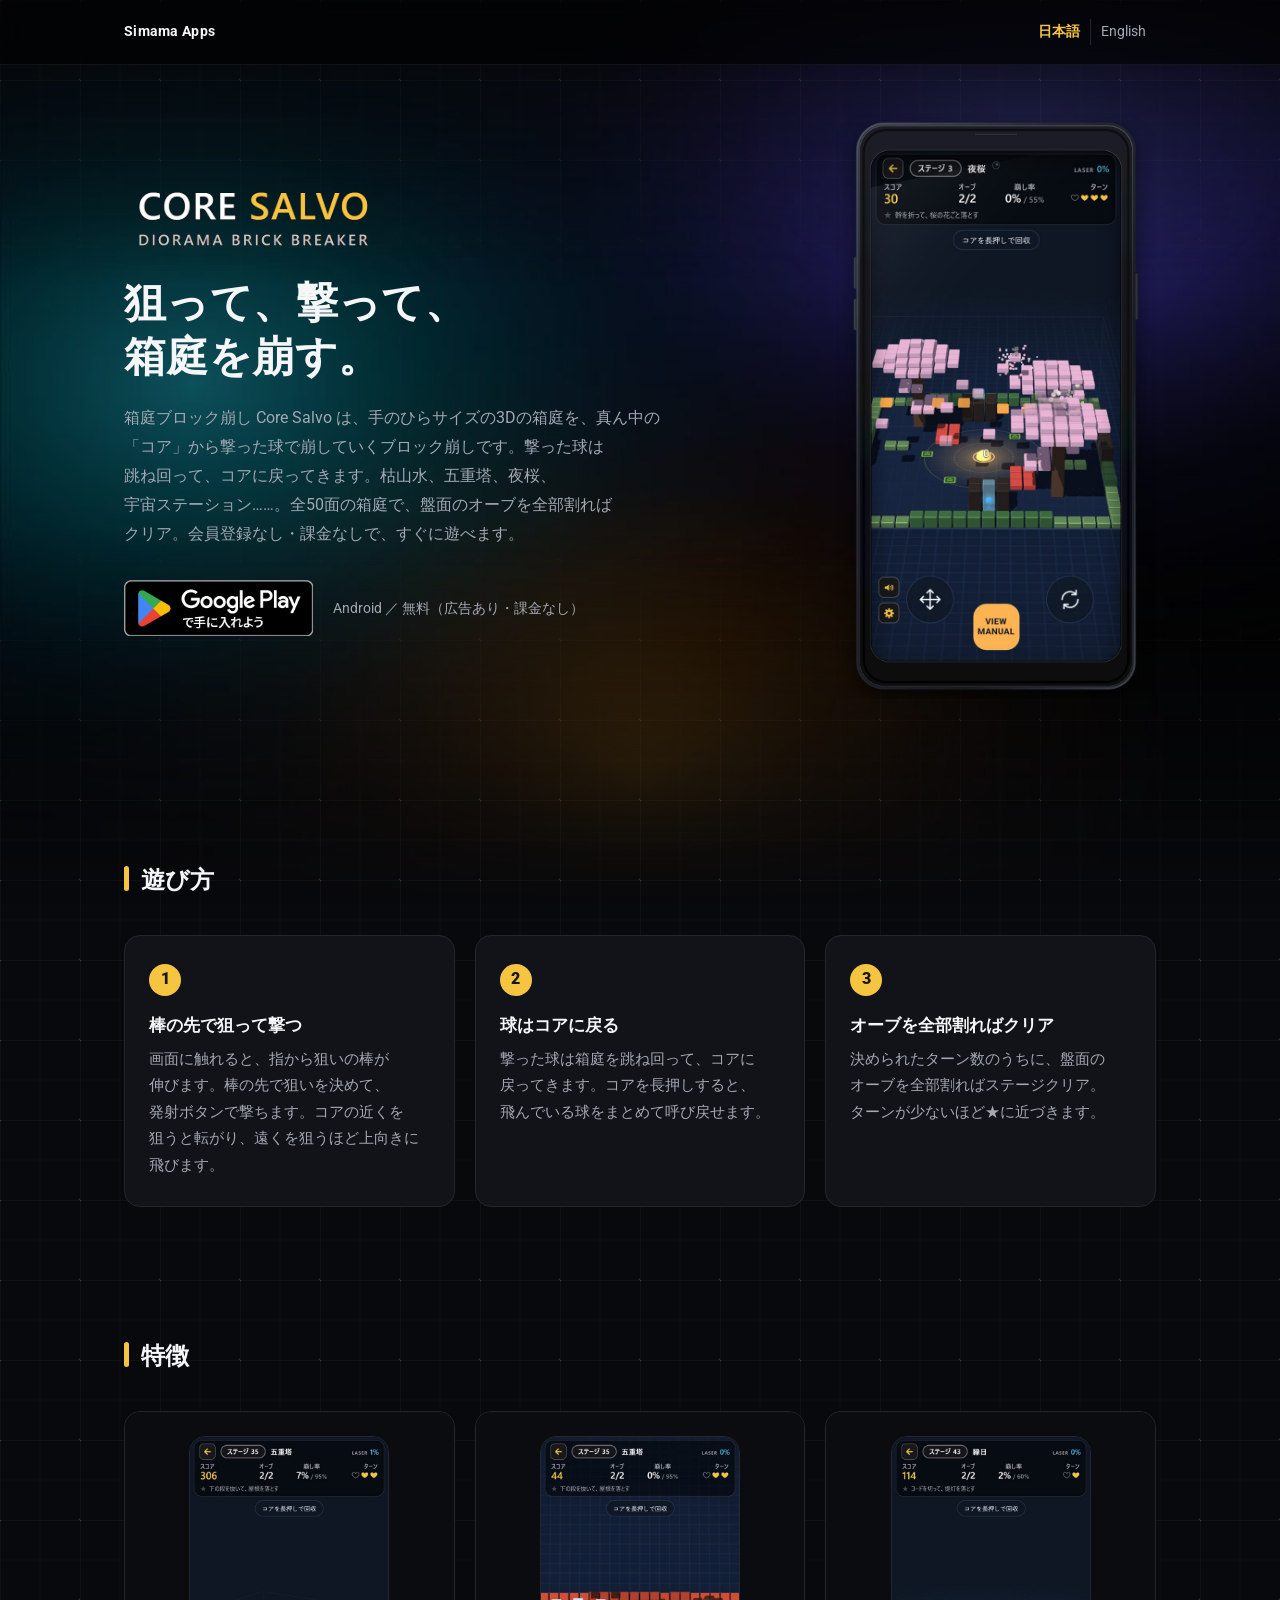
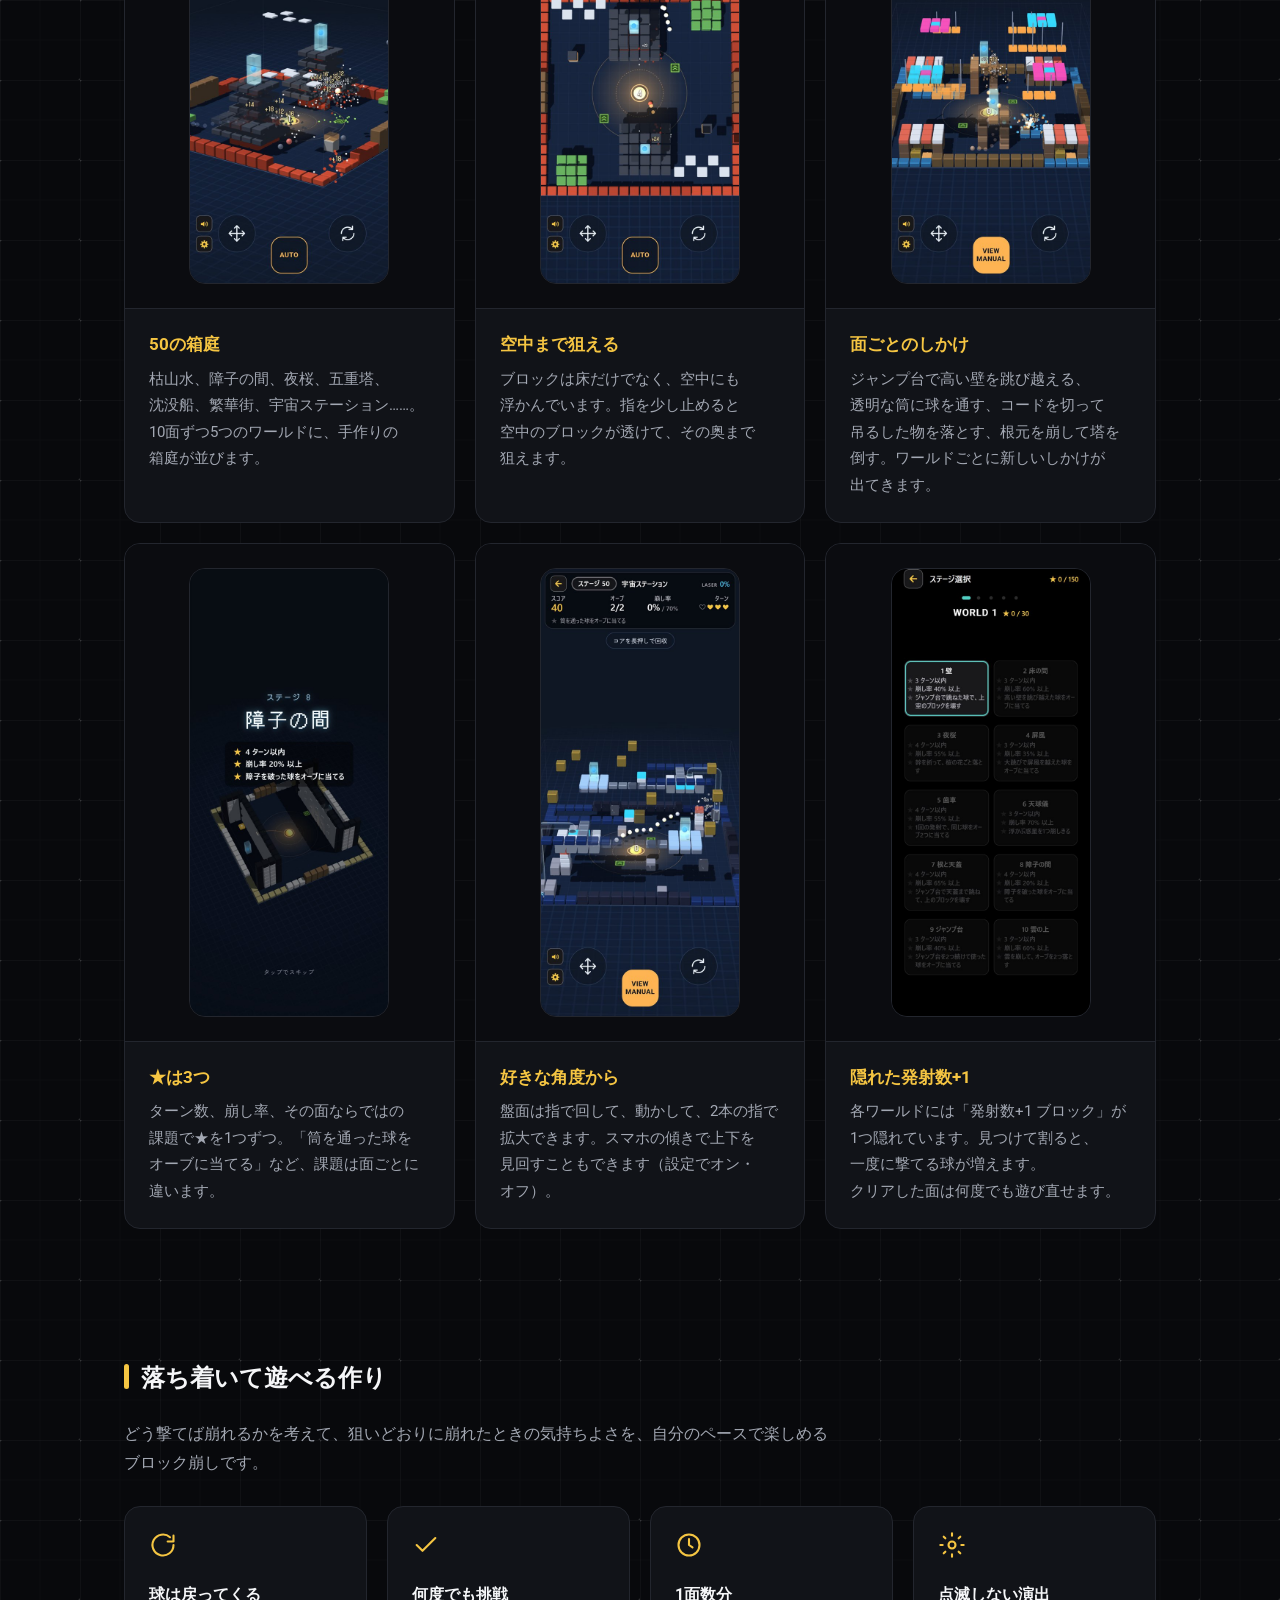
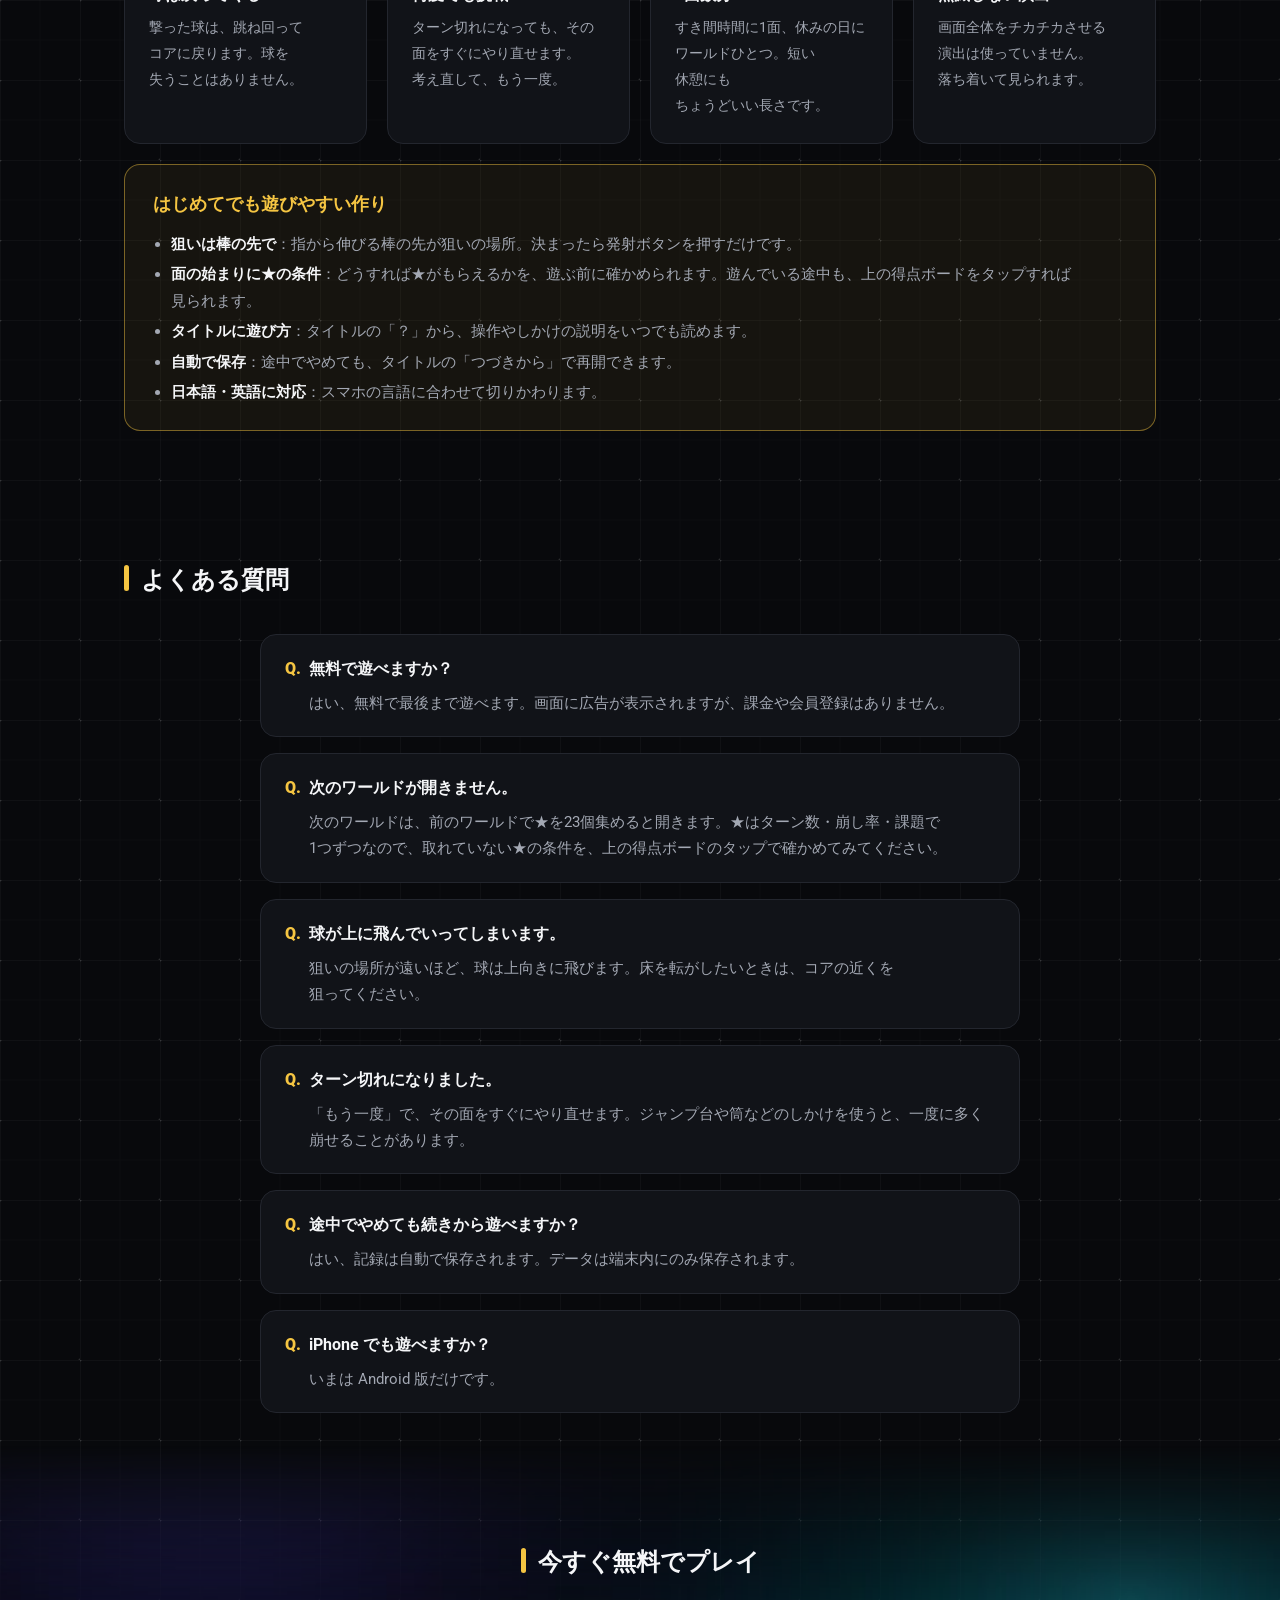
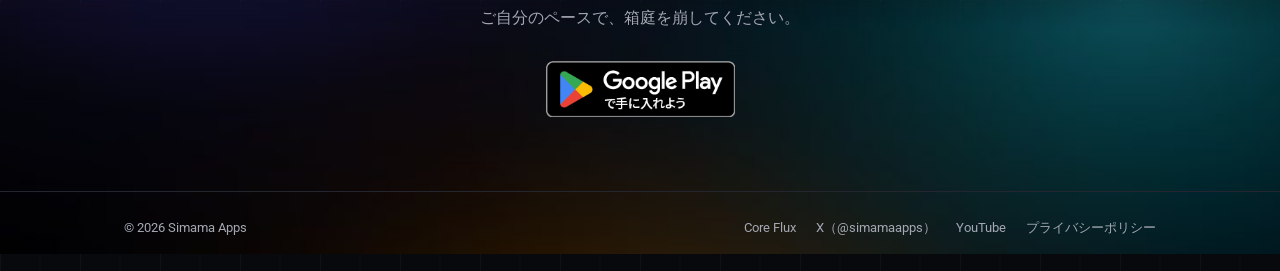
<file: coresalvo/jp/index.html>
<!DOCTYPE html>
<html lang="ja">
<head>
<meta charset="UTF-8">
<meta name="viewport" content="width=device-width, initial-scale=1.0">
<title>箱庭ブロック崩し Core Salvo（コアサルヴォ）｜手のひらの3D箱庭を崩す - Android無料ゲーム</title>
<meta name="description" content="箱庭ブロック崩し Core Salvo は、手のひらサイズの3Dの箱庭を、真ん中のコアから撃った球で崩していく無料のブロック崩し（Android）。枯山水・五重塔・宇宙ステーションなど50面。ジャンプ台や透明な筒のしかけを使って★3つを目指そう。会員登録・課金なし。">
<link rel="canonical" href="https://simamaapps.github.io/coresalvo/jp/">
<link rel="alternate" hreflang="ja" href="https://simamaapps.github.io/coresalvo/jp/">
<link rel="alternate" hreflang="en" href="https://simamaapps.github.io/coresalvo/en/">
<link rel="alternate" hreflang="x-default" href="https://simamaapps.github.io/coresalvo/">
<link rel="icon" type="image/png" href="../img/icon.png">
<link rel="apple-touch-icon" href="../img/icon.png">

<meta property="og:type" content="website">
<meta property="og:site_name" content="Simama Apps">
<meta property="og:title" content="箱庭ブロック崩し Core Salvo｜手のひらの3D箱庭を崩す">
<meta property="og:description" content="コアから球を撃って、小さな3Dの箱庭を崩す。しかけを使って★3つを目指す、無料のブロック崩し（Android）。全50面。">
<meta property="og:url" content="https://simamaapps.github.io/coresalvo/jp/">
<meta property="og:image" content="https://simamaapps.github.io/coresalvo/img/og.png">
<meta property="og:locale" content="ja_JP">
<meta property="og:locale:alternate" content="en_US">
<meta name="twitter:card" content="summary_large_image">
<meta name="twitter:site" content="@simamaapps">

<link rel="preconnect" href="https://fonts.googleapis.com">
<link rel="preconnect" href="https://fonts.gstatic.com" crossorigin>
<link href="https://fonts.googleapis.com/css2?family=Roboto:wght@400;700;900&display=swap" rel="stylesheet">
<link rel="stylesheet" href="../css/style.css">

<script type="application/ld+json">
{
  "@context": "https://schema.org",
  "@type": "SoftwareApplication",
  "name": "Core Salvo",
  "alternateName": ["箱庭ブロック崩し", "コアサルヴォ"],
  "description": "手のひらサイズの3Dの箱庭を、真ん中のコアから撃った球で崩していくブロック崩し。全50面、各面に★が3つ。",
  "operatingSystem": "ANDROID",
  "applicationCategory": "GameApplication",
  "genre": "Arcade",
  "inLanguage": ["ja", "en"],
  "url": "https://simamaapps.github.io/coresalvo/jp/",
  "image": "https://simamaapps.github.io/coresalvo/img/icon.png",
  "screenshot": "https://simamaapps.github.io/coresalvo/img/jp/hero.jpg",
  "installUrl": "https://play.google.com/store/apps/details?id=com.coresalvo.game",
  "offers": { "@type": "Offer", "price": "0", "priceCurrency": "JPY" },
  "author": { "@type": "Organization", "name": "Simama Apps", "url": "https://simamaapps.github.io/", "sameAs": ["https://x.com/simamaapps", "https://www.youtube.com/@simamaapps"] }
}
</script>
</head>
<body>

<header class="site-header">
  <div class="wrap">
    <a class="site-name" href="https://simamaapps.github.io/">Simama Apps</a>
    <nav class="lang-nav" aria-label="言語">
      <a href="./" aria-current="true" hreflang="ja">日本語</a>
      <a href="../en/" hreflang="en">English</a>
    </nav>
  </div>
</header>

<main>
  <section class="hero">
    <div class="wrap">
      <div>
        <img class="hero-logo" src="../img/logo.png" alt="CORE SALVO - DIORAMA BRICK BREAKER" width="580" height="170">
        <h1>狙って、撃って、<br>箱庭を崩す。</h1>
        <p class="lead">箱庭ブロック崩し Core Salvo は、手のひらサイズの3Dの箱庭を、真ん中の「コア」から撃った球で崩していくブロック崩しです。撃った球は跳ね回って、コアに戻ってきます。枯山水、五重塔、夜桜、宇宙ステーション……。全50面の箱庭で、盤面のオーブを全部割ればクリア。会員登録なし・課金なしで、すぐに遊べます。</p>
        <div class="get">
          <a class="badge" href="https://play.google.com/store/apps/details?id=com.coresalvo.game&amp;hl=ja&amp;utm_source=website&amp;utm_medium=badge&amp;utm_campaign=lp_ja_top">
            <img src="../img/jp/google-play-badge.png" alt="Google Play で手に入れよう" width="270" height="80">
          </a>
          <p class="meta">Android ／ 無料（広告あり・課金なし）</p>
        </div>
      </div>
      <div class="phone">
        <img class="screen" src="../img/jp/hero.jpg" alt="夜桜の箱庭に球を撃っている画面" width="540" height="1104">
        <img class="frame" src="../img/phone.png" alt="" width="873" height="1600">
      </div>
    </div>
  </section>

  <section class="block" id="how-to-play">
    <div class="wrap">
      <h2>遊び方</h2>
      <ol class="steps">
        <li class="card">
          <span class="num">1</span>
          <h3>棒の先で狙って撃つ</h3>
          <p>画面に触れると、指から狙いの棒が伸びます。棒の先で狙いを決めて、発射ボタンで撃ちます。コアの近くを狙うと転がり、遠くを狙うほど上向きに飛びます。</p>
        </li>
        <li class="card">
          <span class="num">2</span>
          <h3>球はコアに戻る</h3>
          <p>撃った球は箱庭を跳ね回って、コアに戻ってきます。コアを長押しすると、飛んでいる球をまとめて呼び戻せます。</p>
        </li>
        <li class="card">
          <span class="num">3</span>
          <h3>オーブを全部割ればクリア</h3>
          <p>決められたターン数のうちに、盤面のオーブを全部割ればステージクリア。ターンが少ないほど★に近づきます。</p>
        </li>
      </ol>
    </div>
  </section>

  <section class="block" id="features">
    <div class="wrap">
      <h2>特徴</h2>
      <div class="features">
        <article class="feature card">
          <div class="media"><img src="../img/jp/feature-diorama.jpg" alt="五重塔の箱庭を斜めから見た画面" width="540" height="1212" loading="lazy"></div>
          <div class="body">
            <h3>50の箱庭</h3>
            <p>枯山水、障子の間、夜桜、五重塔、沈没船、繁華街、宇宙ステーション……。10面ずつ5つのワールドに、手作りの箱庭が並びます。</p>
          </div>
        </article>
        <article class="feature card">
          <div class="media"><img src="../img/jp/feature-aim.jpg" alt="五重塔を真上から見て狙っている画面" width="540" height="1212" loading="lazy"></div>
          <div class="body">
            <h3>空中まで狙える</h3>
            <p>ブロックは床だけでなく、空中にも浮かんでいます。指を少し止めると空中のブロックが透けて、その奥まで狙えます。</p>
          </div>
        </article>
        <article class="feature card">
          <div class="media"><img src="../img/jp/feature-tricks.jpg" alt="縁日の箱庭で球が跳ね回る画面" width="540" height="1212" loading="lazy"></div>
          <div class="body">
            <h3>面ごとのしかけ</h3>
            <p>ジャンプ台で高い壁を跳び越える、透明な筒に球を通す、コードを切って吊るした物を落とす、根元を崩して塔を倒す。ワールドごとに新しいしかけが出てきます。</p>
          </div>
        </article>
        <article class="feature card">
          <div class="media"><img src="../img/jp/feature-stars.jpg" alt="ステージの始まりに★3つの条件が出ている画面" width="540" height="1212" loading="lazy"></div>
          <div class="body">
            <h3>★は3つ</h3>
            <p>ターン数、崩し率、その面ならではの課題で★を1つずつ。「筒を通った球をオーブに当てる」など、課題は面ごとに違います。</p>
          </div>
        </article>
        <article class="feature card">
          <div class="media"><img src="../img/jp/feature-view.jpg" alt="宇宙ステーションの箱庭の画面" width="540" height="1212" loading="lazy"></div>
          <div class="body">
            <h3>好きな角度から</h3>
            <p>盤面は指で回して、動かして、2本の指で拡大できます。スマホの傾きで上下を見回すこともできます（設定でオン・オフ）。</p>
          </div>
        </article>
        <article class="feature card">
          <div class="media"><img src="../img/jp/feature-select.jpg" alt="ステージ選択の画面" width="540" height="1212" loading="lazy"></div>
          <div class="body">
            <h3>隠れた発射数+1</h3>
            <p>各ワールドには「発射数+1 ブロック」が1つ隠れています。見つけて割ると、一度に撃てる球が増えます。クリアした面は何度でも遊び直せます。</p>
          </div>
        </article>
      </div>
    </div>
  </section>

  <section class="block" id="easygoing">
    <div class="wrap">
      <h2>落ち着いて遊べる作り</h2>
      <p class="section-lead">どう撃てば崩れるかを考えて、狙いどおりに崩れたときの気持ちよさを、自分のペースで楽しめるブロック崩しです。</p>
      <div class="feel-grid">
        <div class="feel-card card">
          <svg class="feel-icon" viewBox="0 0 24 24" aria-hidden="true"><path d="M21 12a9 9 0 1 1-3-6.7"/><path d="M21 4v5h-5"/></svg>
          <h3>球は戻ってくる</h3>
          <p>撃った球は、跳ね回ってコアに戻ります。球を失うことはありません。</p>
        </div>
        <div class="feel-card card">
          <svg class="feel-icon" viewBox="0 0 24 24" aria-hidden="true"><path d="M20 6 9 17l-5-5"/></svg>
          <h3>何度でも挑戦</h3>
          <p>ターン切れになっても、その面をすぐにやり直せます。考え直して、もう一度。</p>
        </div>
        <div class="feel-card card">
          <svg class="feel-icon" viewBox="0 0 24 24" aria-hidden="true"><circle cx="12" cy="12" r="9"/><path d="M12 7v5l3 2"/></svg>
          <h3>1面数分</h3>
          <p>すき間時間に1面、休みの日にワールドひとつ。短い休憩にもちょうどいい長さです。</p>
        </div>
        <div class="feel-card card">
          <svg class="feel-icon" viewBox="0 0 24 24" aria-hidden="true"><circle cx="12" cy="12" r="3"/><path d="M12 2v2M12 20v2M4.9 4.9l1.4 1.4M17.7 17.7l1.4 1.4M2 12h2M20 12h2M4.9 19.1l1.4-1.4M17.7 6.3l1.4-1.4"/></svg>
          <h3>点滅しない演出</h3>
          <p>画面全体をチカチカさせる演出は使っていません。落ち着いて見られます。</p>
        </div>
      </div>
      <div class="calm card">
        <h3>はじめてでも遊びやすい作り</h3>
        <ul>
          <li><strong>狙いは棒の先で</strong>：指から伸びる棒の先が狙いの場所。決まったら発射ボタンを押すだけです。</li>
          <li><strong>面の始まりに★の条件</strong>：どうすれば★がもらえるかを、遊ぶ前に確かめられます。遊んでいる途中も、上の得点ボードをタップすれば見られます。</li>
          <li><strong>タイトルに遊び方</strong>：タイトルの「？」から、操作やしかけの説明をいつでも読めます。</li>
          <li><strong>自動で保存</strong>：途中でやめても、タイトルの「つづきから」で再開できます。</li>
          <li><strong>日本語・英語に対応</strong>：スマホの言語に合わせて切りかわります。</li>
        </ul>
      </div>
    </div>
  </section>

  <section class="block faq" id="faq">
    <div class="wrap">
      <h2>よくある質問</h2>
      <div class="faq-list">
        <div class="faq-item card">
          <h3>無料で遊べますか？</h3>
          <p>はい、無料で最後まで遊べます。画面に広告が表示されますが、課金や会員登録はありません。</p>
        </div>
        <div class="faq-item card">
          <h3>次のワールドが開きません。</h3>
          <p>次のワールドは、前のワールドで★を23個集めると開きます。★はターン数・崩し率・課題で1つずつなので、取れていない★の条件を、上の得点ボードのタップで確かめてみてください。</p>
        </div>
        <div class="faq-item card">
          <h3>球が上に飛んでいってしまいます。</h3>
          <p>狙いの場所が遠いほど、球は上向きに飛びます。床を転がしたいときは、コアの近くを狙ってください。</p>
        </div>
        <div class="faq-item card">
          <h3>ターン切れになりました。</h3>
          <p>「もう一度」で、その面をすぐにやり直せます。ジャンプ台や筒などのしかけを使うと、一度に多く崩せることがあります。</p>
        </div>
        <div class="faq-item card">
          <h3>途中でやめても続きから遊べますか？</h3>
          <p>はい、記録は自動で保存されます。データは端末内にのみ保存されます。</p>
        </div>
        <div class="faq-item card">
          <h3>iPhone でも遊べますか？</h3>
          <p>いまは Android 版だけです。</p>
        </div>
      </div>
    </div>
  </section>

  <section class="block cta">
    <div class="wrap">
      <h2>今すぐ無料でプレイ</h2>
      <p>ご自分のペースで、箱庭を崩してください。</p>
      <a class="badge" href="https://play.google.com/store/apps/details?id=com.coresalvo.game&amp;hl=ja&amp;utm_source=website&amp;utm_medium=badge&amp;utm_campaign=lp_ja_bottom">
        <img src="../img/jp/google-play-badge.png" alt="Google Play で手に入れよう" width="270" height="80" loading="lazy">
      </a>
    </div>
  </section>
</main>

<footer class="site-footer">
  <div class="wrap">
    <span>&copy; 2026 Simama Apps</span>
    <nav class="footer-links">
      <a href="https://simamaapps.github.io/coreflux/jp/">Core Flux</a>
      <a href="https://x.com/simamaapps" rel="me noopener" target="_blank">X（@simamaapps）</a>
      <a href="https://www.youtube.com/@simamaapps" rel="me noopener" target="_blank">YouTube</a>
      <a href="https://simamaapps.github.io/#ja">プライバシーポリシー</a>
    </nav>
  </div>
</footer>

<!-- Cloudflare Web Analytics --><script type='module' src='https://static.cloudflareinsights.com/beacon.min.js' data-cf-beacon='{"token": "02e5aab1bbf64302afbf8366664e365f"}'></script><!-- End Cloudflare Web Analytics -->
</body>
</html>
</file>
<file: coreflux/css/style.css>
:root {
  --bg: #07080b;
  --card: #111318;
  --card-media: #0b0c10;
  --border: #23262e;
  --text: #f5f6f8;
  --text-sub: #a3a8b3;
  --accent: #f6a623;
  --accent-ink: #1a1203;
  --radius: 16px;
  --max: 1080px;
}

* { box-sizing: border-box; }

html { scroll-behavior: smooth; scroll-padding-top: 72px; }

body {
  margin: 0;
  background: var(--bg) url("../img/bg-grid.png") repeat center top / 640px 640px;
  color: var(--text);
  font-family: "Roboto", "Hiragino Sans", "Noto Sans JP", "Yu Gothic", sans-serif;
  line-height: 1.8;
  -webkit-text-size-adjust: 100%;
  overflow-x: hidden;
}

img { max-width: 100%; height: auto; display: block; }

/* break Japanese lines at phrase boundaries instead of mid-word (Chrome/Edge; others fall back to normal) */
:lang(ja) :is(h1, h2, h3, p, li) { word-break: auto-phrase; line-break: strict; }

a { color: var(--accent); }

.wrap { max-width: var(--max); margin: 0 auto; padding: 0 24px; }

/* header */
.site-header {
  position: sticky; top: 0; z-index: 10;
  background: rgba(0, 0, 0, 0.6);
  -webkit-backdrop-filter: blur(12px); backdrop-filter: blur(12px);
  border-bottom: 1px solid rgba(255, 255, 255, 0.06);
}
.site-header .wrap {
  display: flex; align-items: center; justify-content: space-between;
  height: 64px; font-size: 0.9rem;
}
.site-name { color: var(--text); text-decoration: none; font-weight: 700; letter-spacing: 0.02em; }
.lang-nav { display: flex; align-items: center; }
.lang-nav a { color: var(--text-sub); text-decoration: none; padding: 0 10px; }
.lang-nav a + a { border-left: 1px solid var(--border); }
.lang-nav a[aria-current="true"] { color: var(--accent); font-weight: 700; }

/* hero */
.hero { position: relative; padding: 48px 0 96px; overflow-x: clip; }
.hero::before {
  content: ""; position: absolute; z-index: -1;
  top: -15%; left: 0; width: 100%; height: 130%;
  background: url("../img/bg-light.jpg") center / cover no-repeat;
  opacity: 1; pointer-events: none;
  mask-image: linear-gradient(to bottom, transparent 0%, #000 35%, #000 60%, transparent 100%);
  -webkit-mask-image: linear-gradient(to bottom, transparent 0%, #000 35%, #000 60%, transparent 100%);
}
.hero .wrap {
  display: grid; grid-template-columns: minmax(0, 1fr) 320px;
  gap: 64px; align-items: center;
}
.hero-logo { width: 260px; mix-blend-mode: lighten; margin-bottom: 24px; }
.hero h1 { font-size: 2.6rem; font-weight: 900; line-height: 1.3; margin: 0 0 20px; letter-spacing: 0.01em; }
.hero h1:lang(en) { font-size: 2.1rem; letter-spacing: 0; }
.hero .lead { color: var(--text-sub); margin: 0 0 32px; max-width: 34em; }
.get { display: flex; align-items: center; flex-wrap: wrap; gap: 12px 20px; }
.badge { display: inline-block; border-radius: 10px; }
/* the badge artwork itself stays untouched; only a glow is added around its outline */
.badge img { height: 56px; width: auto; transition: filter 0.2s ease; }
.badge:hover img, .badge:focus-visible img { filter: drop-shadow(0 0 12px rgba(246, 166, 35, 0.55)); }
.badge:focus-visible { outline: 2px solid var(--accent); outline-offset: 4px; }
.meta { color: var(--text-sub); font-size: 0.85rem; margin: 0; }

/* phone frame: screenshot sits behind the transparent screen of phone.png */
.phone { position: relative; width: 100%; aspect-ratio: 873 / 1600; }
.phone .screen {
  position: absolute; left: 11%; top: 6.375%; width: 78.12%; height: 87.19%;
  object-fit: cover; object-position: center bottom;
  border-radius: 7% / 3.5%; background: #000;
}
.phone .frame { position: absolute; inset: 0; width: 100%; height: 100%; pointer-events: none; }

/* sections */
section.block { padding: 64px 0; }
section.block h2 { font-size: 1.5rem; font-weight: 900; margin: 0 0 32px; }
section.block h2::before {
  content: ""; display: inline-block; width: 5px; height: 1.05em;
  background: var(--accent); border-radius: 3px; margin-right: 12px; vertical-align: -0.12em;
}

.card { background: var(--card); border: 1px solid var(--border); border-radius: var(--radius); }

/* how to play */
.steps { list-style: none; margin: 0; padding: 0; display: grid; grid-template-columns: repeat(3, minmax(0, 1fr)); gap: 20px; }
.steps li { padding: 28px 24px; }
.steps .num {
  display: inline-flex; align-items: center; justify-content: center;
  width: 32px; height: 32px; border-radius: 50%;
  background: var(--accent); color: var(--accent-ink); font-weight: 900; margin-bottom: 14px;
}
.steps h3 { font-size: 1.05rem; margin: 0 0 6px; }
.steps p { margin: 0; color: var(--text-sub); font-size: 0.92rem; }

/* features */
.features { display: grid; grid-template-columns: repeat(3, minmax(0, 1fr)); gap: 20px; }
.feature { overflow: hidden; display: flex; flex-direction: column; }
.feature .media {
  background: var(--card-media); border-bottom: 1px solid var(--border);
  padding: 24px; display: flex; justify-content: center;
}
.feature .media img {
  width: 200px; aspect-ratio: 1080 / 2424;
  border: 1px solid var(--border); border-radius: 16px;
}
.feature .body { padding: 20px 24px 24px; }
.feature h3 { font-size: 1.05rem; margin: 0 0 6px; color: var(--accent); }
.feature p { margin: 0; color: var(--text-sub); font-size: 0.92rem; }

/* brain training */
.section-lead { color: var(--text-sub); margin: -12px 0 28px; max-width: 46em; }
.brain-grid { display: grid; grid-template-columns: repeat(4, minmax(0, 1fr)); gap: 20px; }
.brain-card { padding: 24px; }
.brain-icon {
  width: 28px; height: 28px; margin-bottom: 12px;
  fill: none; stroke: var(--accent); stroke-width: 1.8; stroke-linecap: round; stroke-linejoin: round;
}
.brain-card h3 { font-size: 1rem; margin: 0 0 6px; }
.brain-card p { margin: 0; color: var(--text-sub); font-size: 0.9rem; }
.senior {
  margin-top: 20px; padding: 24px 28px;
  border-color: rgba(246, 166, 35, 0.45); background: rgba(246, 166, 35, 0.06);
}
.senior h3 { font-size: 1.1rem; margin: 0 0 10px; color: var(--accent); }
.senior ul { margin: 0; padding-left: 1.2em; color: var(--text-sub); font-size: 0.92rem; }
.senior li + li { margin-top: 4px; }
.senior strong { color: var(--text); }

/* faq */
.faq-list { max-width: 760px; margin: 0 auto; display: grid; gap: 16px; }
.faq-item { padding: 20px 24px; }
.faq-item h3 { font-size: 1rem; margin: 0 0 6px; }
.faq-item h3::before { content: "Q."; color: var(--accent); font-weight: 900; margin-right: 8px; }
.faq-item p { margin: 0 0 0 1.6em; color: var(--text-sub); font-size: 0.92rem; }

/* cta */
.cta { position: relative; text-align: center; padding-top: 96px; padding-bottom: 96px; overflow-x: clip; }
.cta::before {
  content: ""; position: absolute; z-index: -1;
  top: -10%; left: -5%; width: 110%; height: 130%;
  background: url("../img/bg-light.jpg") center / cover no-repeat;
  opacity: 1; pointer-events: none; transform: scaleX(-1);
  mask-image: linear-gradient(to bottom, transparent 0%, #000 45%);
  -webkit-mask-image: linear-gradient(to bottom, transparent 0%, #000 45%);
}
.cta p { color: var(--text-sub); margin: -12px auto 28px; max-width: 26em; }
.cta .badge { display: inline-block; }

/* footer */
.site-footer { border-top: 1px solid var(--border); padding: 24px 0 32px; font-size: 0.8rem; color: var(--text-sub); }
.site-footer .wrap { display: flex; flex-wrap: wrap; gap: 8px 24px; justify-content: space-between; }
.site-footer a { color: var(--text-sub); text-decoration: none; }
.footer-links { display: flex; flex-wrap: wrap; gap: 8px 20px; }
.site-footer a:hover { color: var(--text); }

/* tablet */
@media (max-width: 960px) {
  .features { grid-template-columns: repeat(2, minmax(0, 1fr)); }
  .brain-grid { grid-template-columns: repeat(2, minmax(0, 1fr)); }
}

/* mobile */
@media (max-width: 760px) {
  .wrap { padding: 0 16px; }
  .hero { padding: 24px 0 48px; }
  .hero .wrap { grid-template-columns: minmax(0, 1fr); gap: 40px; }
  .hero::before { right: -30%; width: 120%; }
  .hero-logo { width: 200px; }
  .hero h1 { font-size: 1.75rem; }
  .hero h1:lang(en) { font-size: 1.5rem; }
  .hero .phone { max-width: 260px; margin: 0 auto; }
  .badge img { height: 48px; }
  section.block { padding: 44px 0; }
  section.block h2 { font-size: 1.3rem; margin-bottom: 24px; }
  .steps { grid-template-columns: minmax(0, 1fr); gap: 12px; }
  .steps li { padding: 20px; }
  .features { grid-template-columns: minmax(0, 1fr); gap: 16px; }
  .brain-grid { grid-template-columns: minmax(0, 1fr); gap: 12px; }
  .brain-card { padding: 20px; }
  .senior { padding: 20px; }
  .feature .media img { width: 180px; }
  .faq-item { padding: 16px 18px; }
  .faq-item p { margin-left: 0; }
  .cta { padding-top: 56px; padding-bottom: 64px; }
}
</file>
<file: coresalvo/css/style.css>
:root {
  --bg: #07080b;
  --card: #111318;
  --card-media: #0b0c10;
  --border: #23262e;
  --text: #f5f6f8;
  --text-sub: #a3a8b3;
  --accent: #f5c542;
  --accent-ink: #1a1403;
  --radius: 16px;
  --max: 1080px;
}

* { box-sizing: border-box; }

html { scroll-behavior: smooth; scroll-padding-top: 72px; }

body {
  margin: 0;
  background: var(--bg) url("../img/bg-grid.png") repeat center top / 640px 640px;
  color: var(--text);
  font-family: "Roboto", "Hiragino Sans", "Noto Sans JP", "Yu Gothic", sans-serif;
  line-height: 1.8;
  -webkit-text-size-adjust: 100%;
  overflow-x: hidden;
}

img { max-width: 100%; height: auto; display: block; }

/* break Japanese lines at phrase boundaries instead of mid-word (Chrome/Edge; others fall back to normal) */
:lang(ja) :is(h1, h2, h3, p, li) { word-break: auto-phrase; line-break: strict; }

a { color: var(--accent); }

.wrap { max-width: var(--max); margin: 0 auto; padding: 0 24px; }

/* header */
.site-header {
  position: sticky; top: 0; z-index: 10;
  background: rgba(0, 0, 0, 0.6);
  -webkit-backdrop-filter: blur(12px); backdrop-filter: blur(12px);
  border-bottom: 1px solid rgba(255, 255, 255, 0.06);
}
.site-header .wrap {
  display: flex; align-items: center; justify-content: space-between;
  height: 64px; font-size: 0.9rem;
}
.site-name { color: var(--text); text-decoration: none; font-weight: 700; letter-spacing: 0.02em; }
.lang-nav { display: flex; align-items: center; }
.lang-nav a { color: var(--text-sub); text-decoration: none; padding: 0 10px; }
.lang-nav a + a { border-left: 1px solid var(--border); }
.lang-nav a[aria-current="true"] { color: var(--accent); font-weight: 700; }

/* hero */
.hero { position: relative; padding: 48px 0 96px; overflow-x: clip; }
.hero::before {
  content: ""; position: absolute; z-index: -1;
  top: -15%; left: 0; width: 100%; height: 130%;
  background: url("../img/bg-light.jpg") center / cover no-repeat;
  opacity: 1; pointer-events: none;
  mask-image: linear-gradient(to bottom, transparent 0%, #000 35%, #000 60%, transparent 100%);
  -webkit-mask-image: linear-gradient(to bottom, transparent 0%, #000 35%, #000 60%, transparent 100%);
}
.hero .wrap {
  display: grid; grid-template-columns: minmax(0, 1fr) 320px;
  gap: 64px; align-items: center;
}
.hero-logo { width: 260px; mix-blend-mode: lighten; margin-bottom: 24px; }
.hero h1 { font-size: 2.6rem; font-weight: 900; line-height: 1.3; margin: 0 0 20px; letter-spacing: 0.01em; }
.hero h1:lang(en) { font-size: 2.1rem; letter-spacing: 0; }
.hero .lead { color: var(--text-sub); margin: 0 0 32px; max-width: 34em; }
.get { display: flex; align-items: center; flex-wrap: wrap; gap: 12px 20px; }
.badge { display: inline-block; border-radius: 10px; }
/* the badge artwork itself stays untouched; only a glow is added around its outline */
.badge img { height: 56px; width: auto; transition: filter 0.2s ease; }
.badge:hover img, .badge:focus-visible img { filter: drop-shadow(0 0 12px rgba(245, 197, 66, 0.55)); }
.badge:focus-visible { outline: 2px solid var(--accent); outline-offset: 4px; }
.meta { color: var(--text-sub); font-size: 0.85rem; margin: 0; }

/* phone frame: screenshot sits behind the transparent screen of phone.png */
.phone { position: relative; width: 100%; aspect-ratio: 873 / 1600; }
.phone .screen {
  position: absolute; left: 11%; top: 6.375%; width: 78.12%; height: 87.19%;
  object-fit: cover; object-position: center bottom;
  border-radius: 7% / 3.5%; background: #000;
}
.phone .frame { position: absolute; inset: 0; width: 100%; height: 100%; pointer-events: none; }

/* sections */
section.block { padding: 64px 0; }
section.block h2 { font-size: 1.5rem; font-weight: 900; margin: 0 0 32px; }
section.block h2::before {
  content: ""; display: inline-block; width: 5px; height: 1.05em;
  background: var(--accent); border-radius: 3px; margin-right: 12px; vertical-align: -0.12em;
}

.card { background: var(--card); border: 1px solid var(--border); border-radius: var(--radius); }

/* how to play */
.steps { list-style: none; margin: 0; padding: 0; display: grid; grid-template-columns: repeat(3, minmax(0, 1fr)); gap: 20px; }
.steps li { padding: 28px 24px; }
.steps .num {
  display: inline-flex; align-items: center; justify-content: center;
  width: 32px; height: 32px; border-radius: 50%;
  background: var(--accent); color: var(--accent-ink); font-weight: 900; margin-bottom: 14px;
}
.steps h3 { font-size: 1.05rem; margin: 0 0 6px; }
.steps p { margin: 0; color: var(--text-sub); font-size: 0.92rem; }

/* features */
.features { display: grid; grid-template-columns: repeat(3, minmax(0, 1fr)); gap: 20px; }
.feature { overflow: hidden; display: flex; flex-direction: column; }
.feature .media {
  background: var(--card-media); border-bottom: 1px solid var(--border);
  padding: 24px; display: flex; justify-content: center;
}
.feature .media img {
  width: 200px; aspect-ratio: 1080 / 2424;
  border: 1px solid var(--border); border-radius: 16px;
}
.feature .body { padding: 20px 24px 24px; }
.feature h3 { font-size: 1.05rem; margin: 0 0 6px; color: var(--accent); }
.feature p { margin: 0; color: var(--text-sub); font-size: 0.92rem; }

/* easygoing play */
.section-lead { color: var(--text-sub); margin: -12px 0 28px; max-width: 46em; }
.feel-grid { display: grid; grid-template-columns: repeat(4, minmax(0, 1fr)); gap: 20px; }
.feel-card { padding: 24px; }
.feel-icon {
  width: 28px; height: 28px; margin-bottom: 12px;
  fill: none; stroke: var(--accent); stroke-width: 1.8; stroke-linecap: round; stroke-linejoin: round;
}
.feel-card h3 { font-size: 1rem; margin: 0 0 6px; }
.feel-card p { margin: 0; color: var(--text-sub); font-size: 0.9rem; }
.calm {
  margin-top: 20px; padding: 24px 28px;
  border-color: rgba(245, 197, 66, 0.45); background: rgba(245, 197, 66, 0.06);
}
.calm h3 { font-size: 1.1rem; margin: 0 0 10px; color: var(--accent); }
.calm ul { margin: 0; padding-left: 1.2em; color: var(--text-sub); font-size: 0.92rem; }
.calm li + li { margin-top: 4px; }
.calm strong { color: var(--text); }

/* faq */
.faq-list { max-width: 760px; margin: 0 auto; display: grid; gap: 16px; }
.faq-item { padding: 20px 24px; }
.faq-item h3 { font-size: 1rem; margin: 0 0 6px; }
.faq-item h3::before { content: "Q."; color: var(--accent); font-weight: 900; margin-right: 8px; }
.faq-item p { margin: 0 0 0 1.6em; color: var(--text-sub); font-size: 0.92rem; }

/* cta */
.cta { position: relative; text-align: center; padding-top: 96px; padding-bottom: 96px; overflow-x: clip; }
.cta::before {
  content: ""; position: absolute; z-index: -1;
  top: -10%; left: -5%; width: 110%; height: 130%;
  background: url("../img/bg-light.jpg") center / cover no-repeat;
  opacity: 1; pointer-events: none; transform: scaleX(-1);
  mask-image: linear-gradient(to bottom, transparent 0%, #000 45%);
  -webkit-mask-image: linear-gradient(to bottom, transparent 0%, #000 45%);
}
.cta p { color: var(--text-sub); margin: -12px auto 28px; max-width: 26em; }
.cta .badge { display: inline-block; }

/* footer */
.site-footer { border-top: 1px solid var(--border); padding: 24px 0 32px; font-size: 0.8rem; color: var(--text-sub); }
.site-footer .wrap { display: flex; flex-wrap: wrap; gap: 8px 24px; justify-content: space-between; }
.site-footer a { color: var(--text-sub); text-decoration: none; }
.footer-links { display: flex; flex-wrap: wrap; gap: 8px 20px; }
.site-footer a:hover { color: var(--text); }

/* tablet */
@media (max-width: 960px) {
  .features { grid-template-columns: repeat(2, minmax(0, 1fr)); }
  .feel-grid { grid-template-columns: repeat(2, minmax(0, 1fr)); }
}

/* mobile */
@media (max-width: 760px) {
  .wrap { padding: 0 16px; }
  .hero { padding: 24px 0 48px; }
  .hero .wrap { grid-template-columns: minmax(0, 1fr); gap: 40px; }
  .hero::before { right: -30%; width: 120%; }
  .hero-logo { width: 200px; }
  .hero h1 { font-size: 1.75rem; }
  .hero h1:lang(en) { font-size: 1.5rem; }
  .hero .phone { max-width: 260px; margin: 0 auto; }
  .badge img { height: 48px; }
  section.block { padding: 44px 0; }
  section.block h2 { font-size: 1.3rem; margin-bottom: 24px; }
  .steps { grid-template-columns: minmax(0, 1fr); gap: 12px; }
  .steps li { padding: 20px; }
  .features { grid-template-columns: minmax(0, 1fr); gap: 16px; }
  .feel-grid { grid-template-columns: minmax(0, 1fr); gap: 12px; }
  .feel-card { padding: 20px; }
  .calm { padding: 20px; }
  .feature .media img { width: 180px; }
  .faq-item { padding: 16px 18px; }
  .faq-item p { margin-left: 0; }
  .cta { padding-top: 56px; padding-bottom: 64px; }
}
</file>
